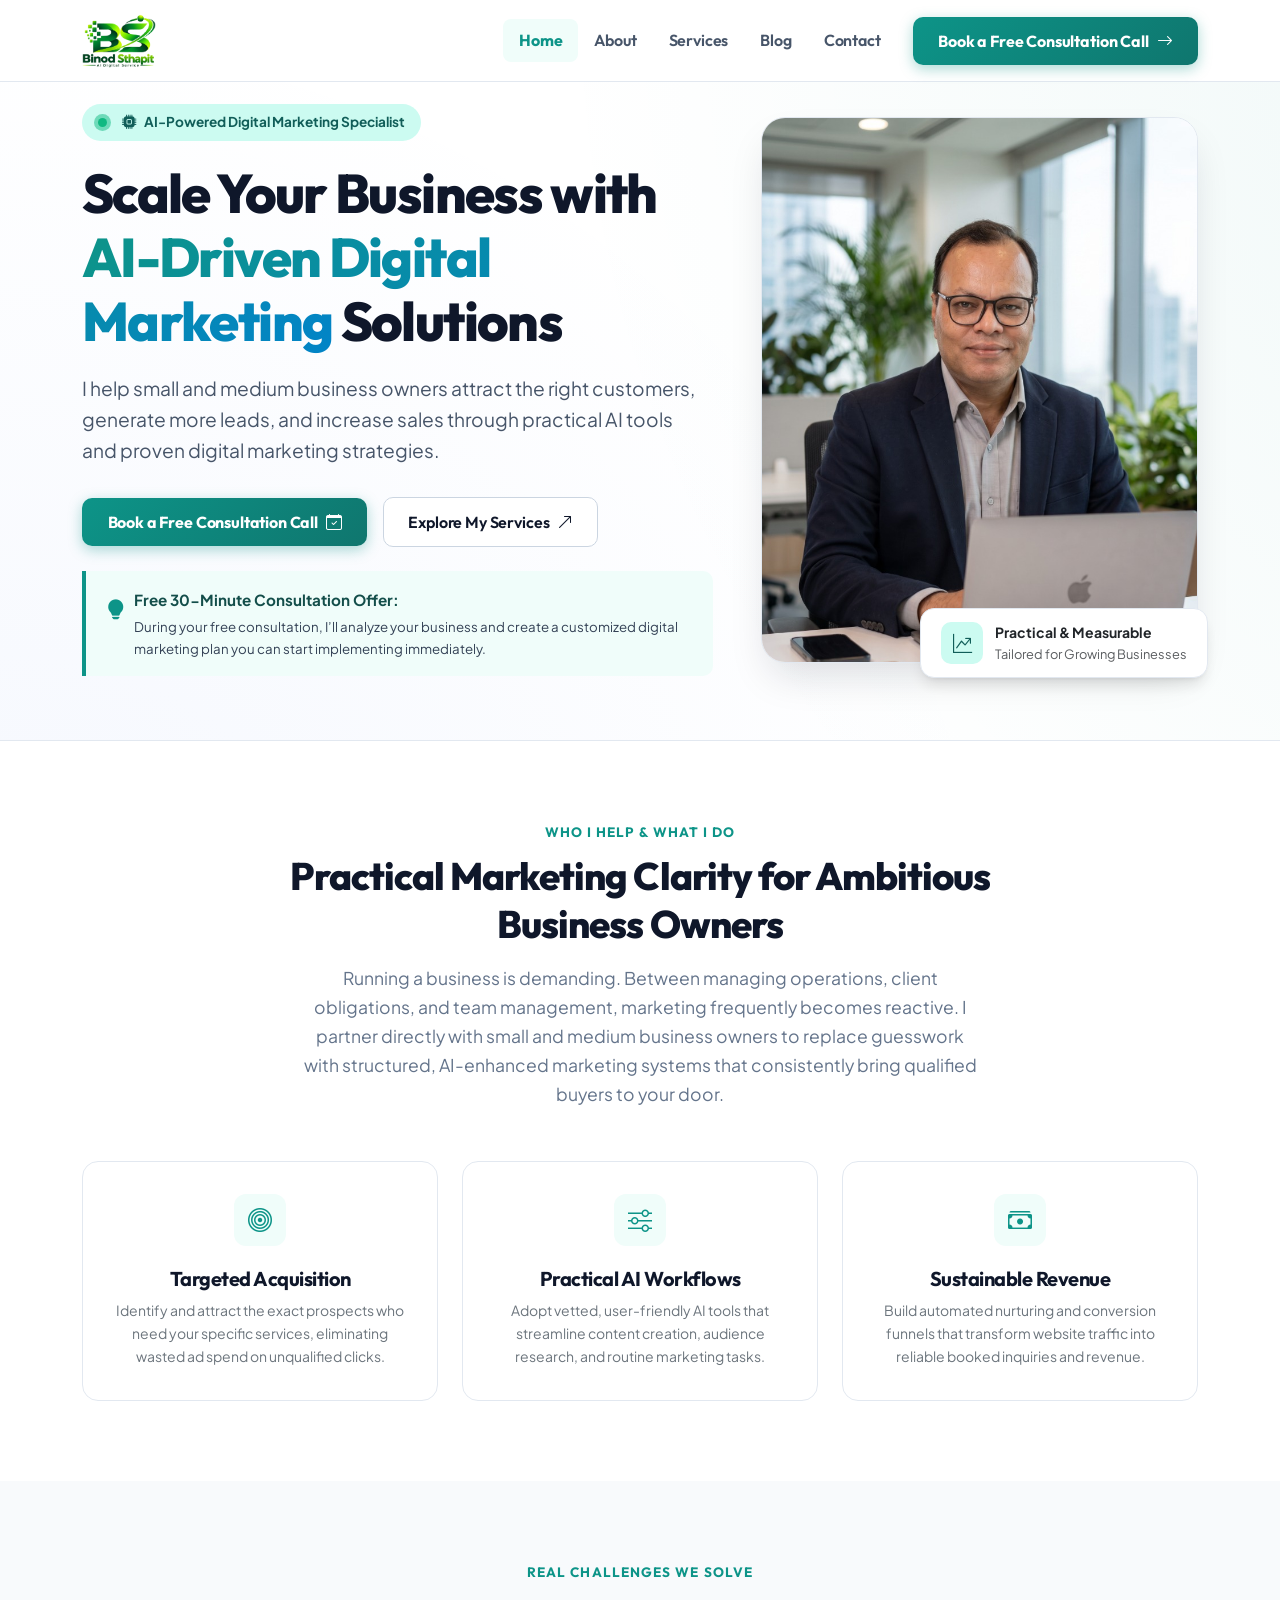
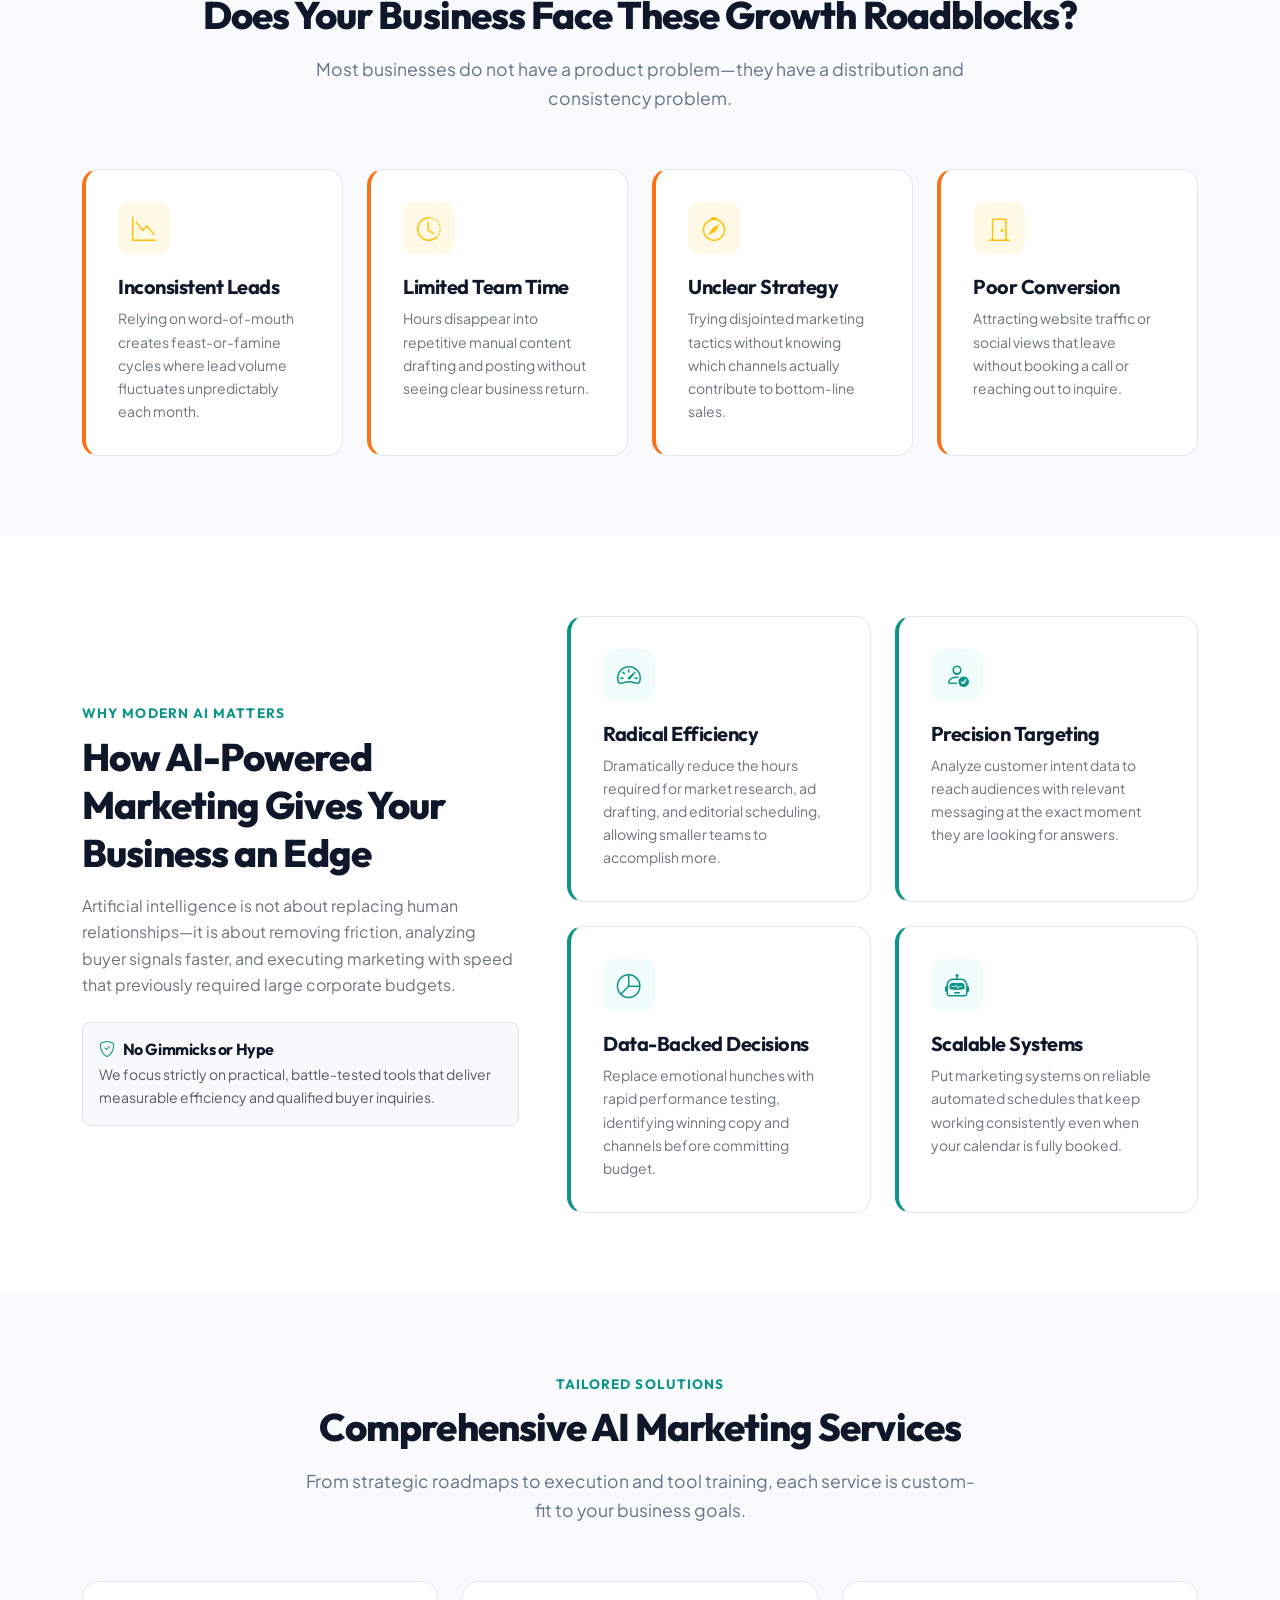
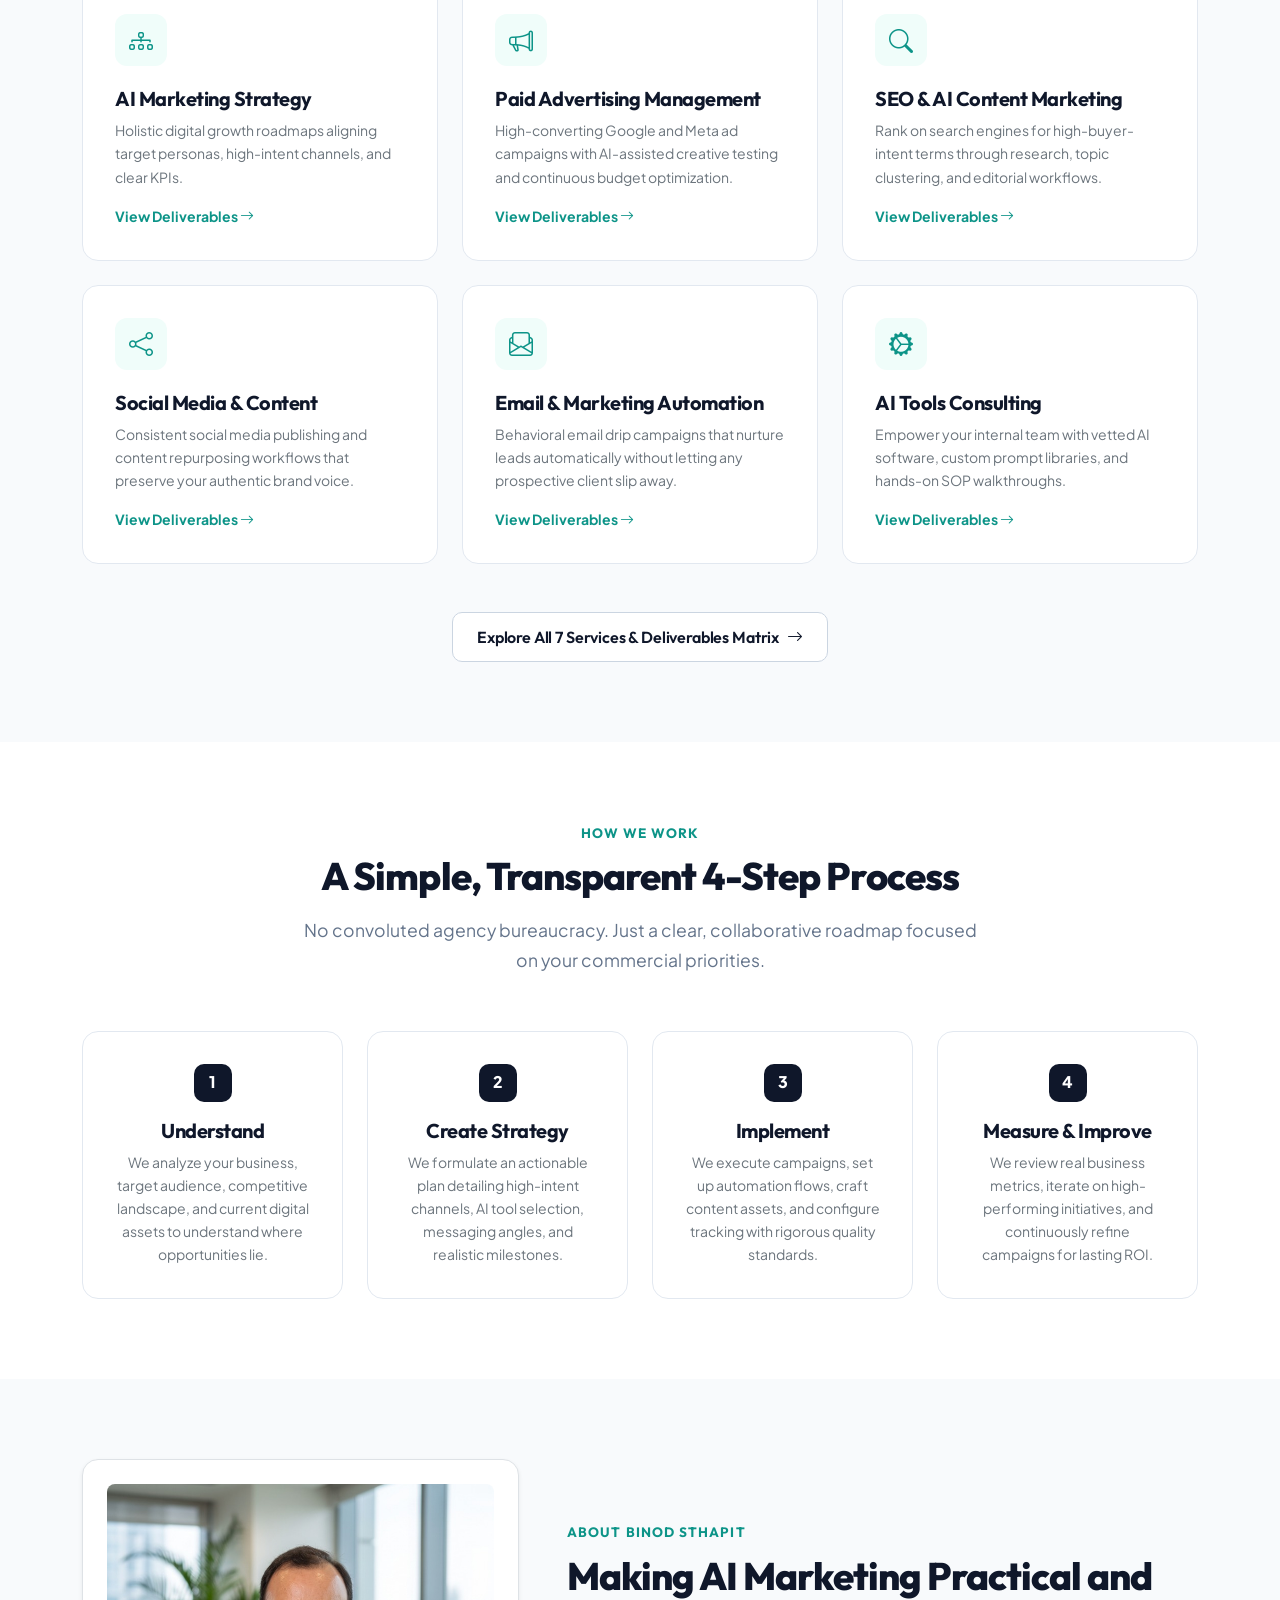
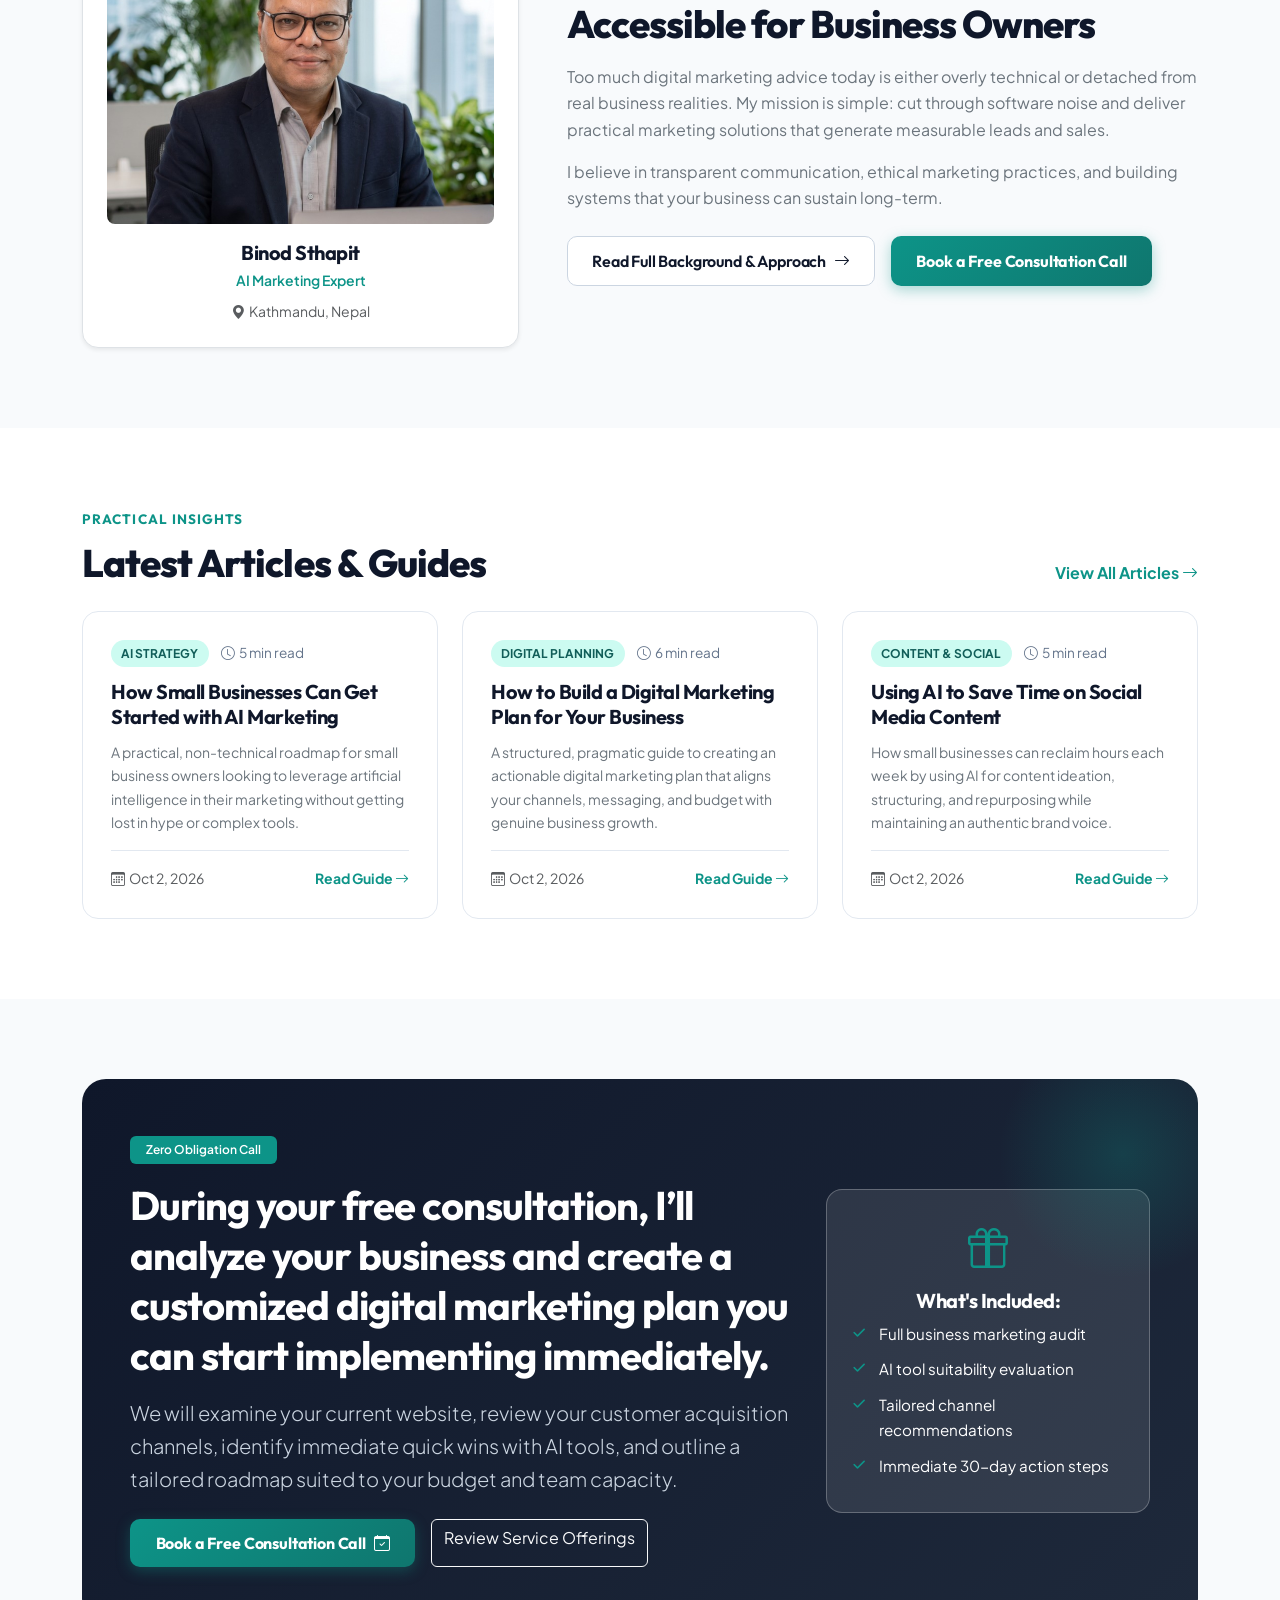
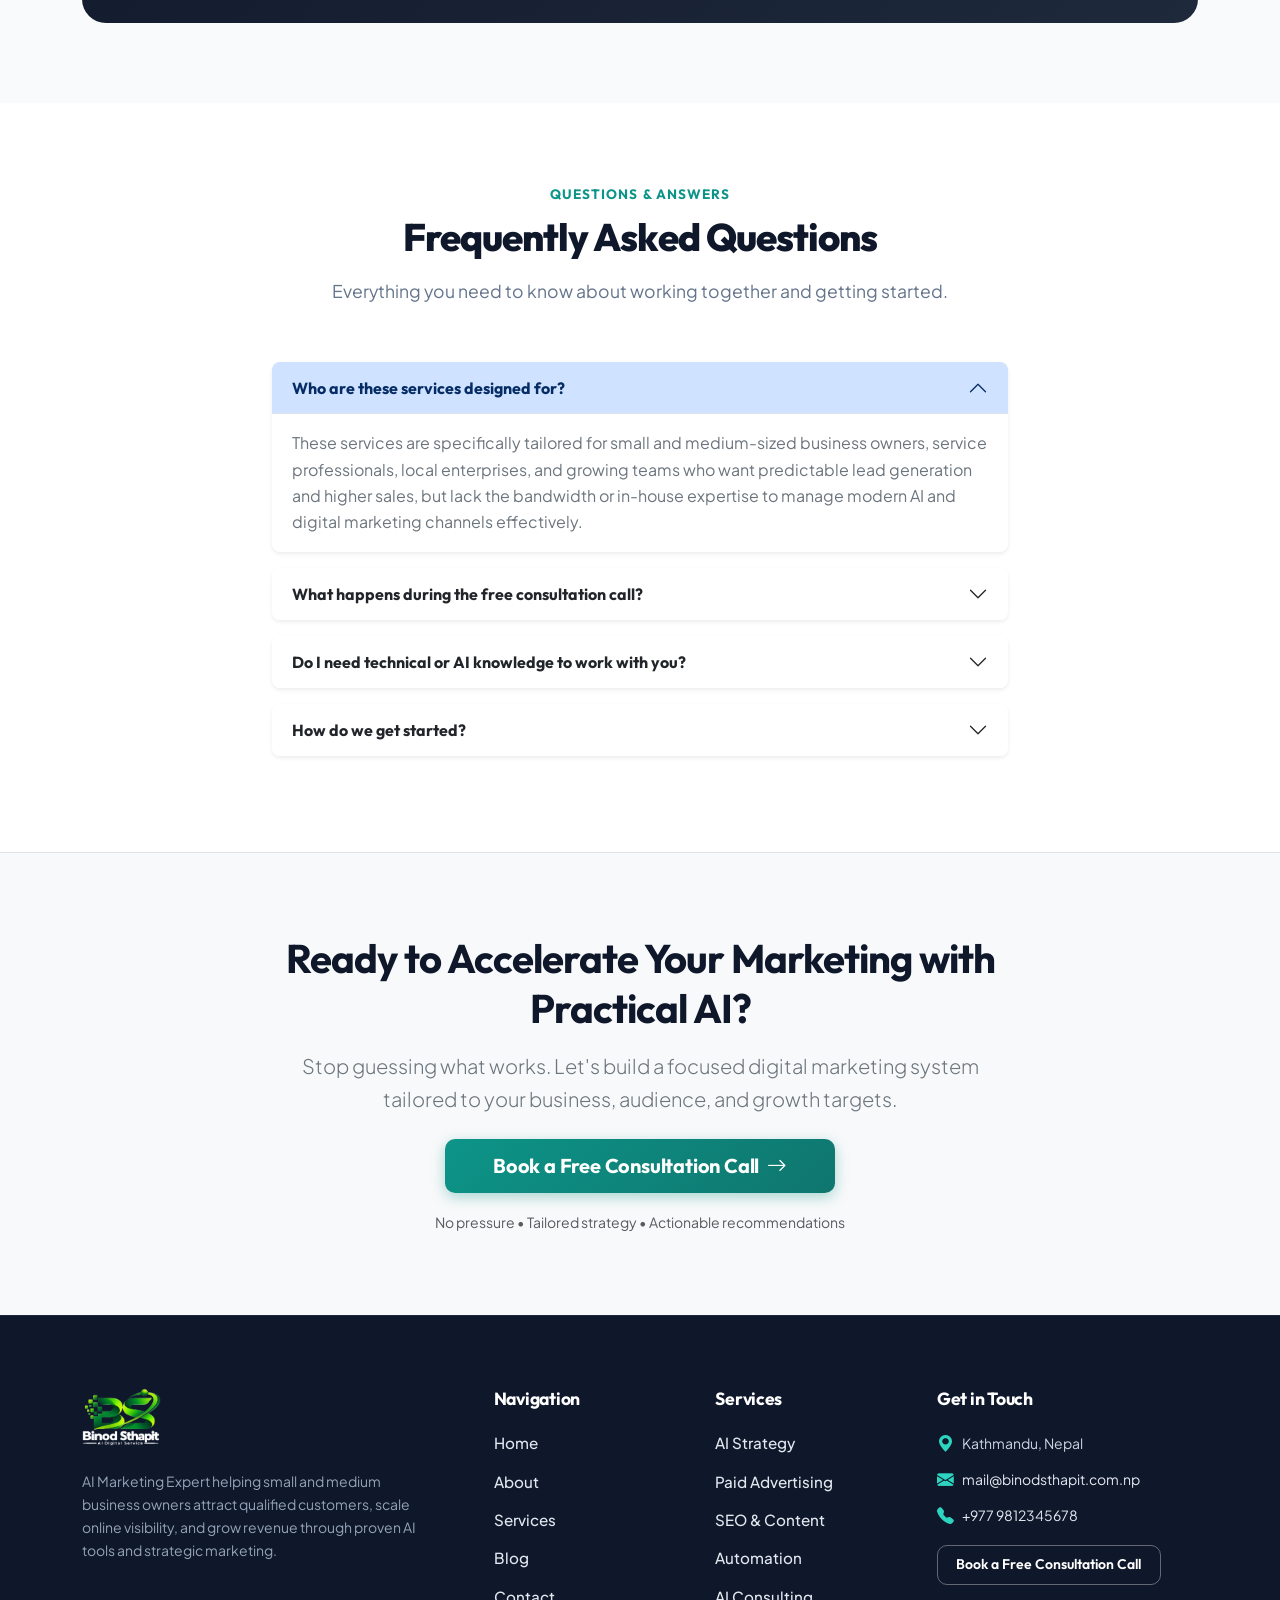
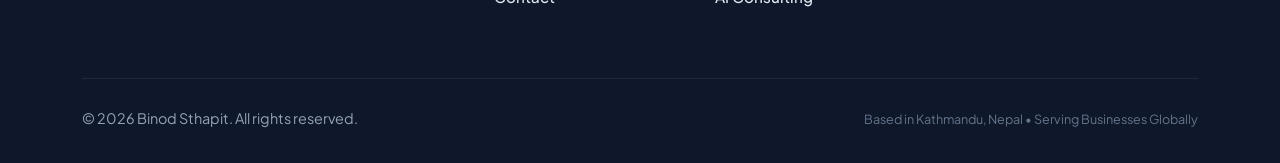
<file: index.html>
<!DOCTYPE html>
<html lang="en">
<head>
  <meta charset="UTF-8">
  <meta name="viewport" content="width=device-width, initial-scale=1.0">
  <title>Binod Sthapit | AI Marketing Expert for Small & Medium Businesses</title>
  <meta name="description" content="Scale your business with AI-driven digital marketing solutions. Binod Sthapit helps small and medium business owners attract customers, generate qualified leads, and increase sales.">
  <meta name="keywords" content="AI marketing, digital marketing expert, Kathmandu Nepal, SME lead generation, marketing automation, business growth">
  <meta name="author" content="Binod Sthapit">
  <link rel="canonical" href="https://binodsthapit.com.np/index.html">

  <!-- Open Graph / Facebook -->
  <meta property="og:type" content="website">
  <meta property="og:url" content="https://binodsthapit.com.np/">
  <meta property="og:title" content="Binod Sthapit | AI Marketing Expert">
  <meta property="og:description" content="Scale your business with practical AI tools and proven digital marketing strategies. Book your free consultation.">
  <meta property="og:image" content="assets/images/og-image.svg">

  <!-- Twitter Card -->
  <meta name="twitter:card" content="summary_large_image">
  <meta name="twitter:title" content="Binod Sthapit | AI Marketing Expert">
  <meta name="twitter:description" content="Scale your business with practical AI tools and proven digital marketing strategies. Book your free consultation.">
  <meta name="twitter:image" content="assets/images/og-image.svg">

  <!-- Favicon -->
  <link rel="icon" type="image/svg+xml" href="assets/images/favicon.svg">

  <!-- Google Fonts: Outfit & Plus Jakarta Sans -->
  <link rel="preconnect" href="https://fonts.googleapis.com">
  <link rel="preconnect" href="https://fonts.gstatic.com" crossorigin>
  <link href="https://fonts.googleapis.com/css2?family=Outfit:wght@500;600;700;800;900&family=Plus+Jakarta+Sans:ital,wght@0,400;0,500;0,600;0,700;0,800;1,400&display=swap" rel="stylesheet">

  <!-- Bootstrap 5.3 CSS -->
  <link rel="stylesheet" href="https://cdn.jsdelivr.net/npm/bootstrap@5.3.3/dist/css/bootstrap.min.css">
  <!-- Bootstrap Icons -->
  <link rel="stylesheet" href="https://cdn.jsdelivr.net/npm/bootstrap-icons@1.11.3/font/bootstrap-icons.min.css">
  <!-- Animate.css -->
  <link rel="stylesheet" href="https://cdnjs.cloudflare.com/ajax/libs/animate.css/4.1.1/animate.min.css">
  <link rel="stylesheet" href="assets/css/animate.min.css">
  <!-- Custom Stylesheet -->
  <link rel="stylesheet" href="assets/css/style.css">

  <!-- Structured Data: Schema.org -->
  <script type="application/ld+json">
  {
    "@context": "https://schema.org",
    "@type": "ProfessionalService",
    "name": "Binod Sthapit",
    "description": "AI Marketing Expert helping small and medium business owners grow online, generate qualified leads, and increase sales.",
    "url": "https://binodsthapit.com.np/",
    "email": "mail@binodsthapit.com.np",
    "telephone": "+977 9812345678",
    "address": {
      "@type": "PostalAddress",
      "addressLocality": "Kathmandu",
      "addressCountry": "Nepal"
    },
    "priceRange": "$$",
    "areaServed": "Worldwide"
  }
  </script>
</head>
<body>

  <!-- Accessible Skip Link -->
  <a href="#main-content" class="skip-to-content">Skip to main content</a>

  <!-- Header / Navigation Bar -->
  <header>
    <nav class="navbar navbar-expand-lg navbar-custom fixed-top" aria-label="Main navigation">
      <div class="container">
        <a class="navbar-brand navbar-brand-custom" href="index.html" aria-label="Binod Sthapit - AI Digital Service Home">
          <img src="assets/images/logo.png" alt="Binod Sthapit - AI Digital Service" class="site-logo">
        </a>
        <button class="navbar-toggler" type="button" data-bs-toggle="collapse" data-bs-target="#mainNavbarNav" aria-controls="mainNavbarNav" aria-expanded="false" aria-label="Toggle navigation">
          <span class="navbar-toggler-icon"></span>
        </button>
        <div class="collapse navbar-collapse" id="mainNavbarNav">
          <ul class="navbar-nav ms-auto mb-2 mb-lg-0 align-items-lg-center">
            <li class="nav-item">
              <a class="nav-link active" aria-current="page" href="index.html">Home</a>
            </li>
            <li class="nav-item">
              <a class="nav-link" href="about.html">About</a>
            </li>
            <li class="nav-item">
              <a class="nav-link" href="services.html">Services</a>
            </li>
            <li class="nav-item">
              <a class="nav-link" href="blog.html">Blog</a>
            </li>
            <li class="nav-item">
              <a class="nav-link" href="contact.html">Contact</a>
            </li>
            <li class="nav-item ms-lg-3 mt-2 mt-lg-0">
              <a href="https://calendar.app.google/n4R95r7LdRjVfTHD9" target="_blank" rel="noopener noreferrer" class="btn btn-primary-cta booking-cta-btn">
                <span>Book a Free Consultation Call</span>
                <i class="bi bi-arrow-right"></i>
              </a>
            </li>
          </ul>
        </div>
      </div>
    </nav>
  </header>

  <!-- Main Content -->
  <main id="main-content">

    <!-- 1. HERO SECTION -->
    <section class="hero-section" aria-labelledby="hero-heading">
      <div class="container pt-4">
        <div class="row align-items-center g-5">
          <div class="col-lg-7 wow fadeInLeft" data-wow-duration="0.8s">
            <div class="badge-tag">
              <i class="bi bi-cpu-fill"></i>
              <span>AI-Powered Digital Marketing Specialist</span>
            </div>
            <h1 id="hero-heading" class="hero-headline">
              Scale Your Business with <span class="text-gradient">AI-Driven Digital Marketing</span> Solutions
            </h1>
            <p class="hero-lead">
              I help small and medium business owners attract the right customers, generate more leads, and increase sales through practical AI tools and proven digital marketing strategies.
            </p>
            <div class="d-flex flex-wrap gap-3 align-items-center mb-4">
              <a href="https://calendar.app.google/n4R95r7LdRjVfTHD9" target="_blank" rel="noopener noreferrer" class="btn btn-primary-cta booking-cta-btn">
                <span>Book a Free Consultation Call</span>
                <i class="bi bi-calendar-check"></i>
              </a>
              <a href="services.html" class="btn btn-secondary-custom">
                <span>Explore My Services</span>
                <i class="bi bi-arrow-up-right"></i>
              </a>
            </div>
            <div class="offer-callout">
              <div class="d-flex align-items-start gap-2">
                <i class="bi bi-lightbulb-fill text-teal fs-5 mt-1"></i>
                <div>
                  <strong>Free 30-Minute Consultation Offer:</strong>
                  <p class="mb-0 mt-1 small">During your free consultation, I’ll analyze your business and create a customized digital marketing plan you can start implementing immediately.</p>
                </div>
              </div>
            </div>
          </div>
          <div class="col-lg-5 wow fadeInRight" data-wow-duration="0.8s">
            <div class="headshot-wrapper">
              <div class="headshot-frame">
                <img src="assets/images/headshot.jpg" alt="Binod Sthapit - AI Marketing Expert" class="headshot-img" width="440" height="550">
              </div>
              <div class="experience-floating-pill">
                <div class="floating-pill-icon">
                  <i class="bi bi-graph-up-arrow"></i>
                </div>
                <div>
                  <div class="fw-bold text-dark small">Practical & Measurable</div>
                  <div class="text-muted" style="font-size: 0.8rem;">Tailored for Growing Businesses</div>
                </div>
              </div>
            </div>
          </div>
        </div>
      </div>
    </section>

    <!-- 2. SHORT INTRODUCTION: WHO I HELP & WHAT I DO -->
    <section class="section-padding bg-white" aria-labelledby="intro-heading">
      <div class="container">
        <div class="row justify-content-center text-center">
          <div class="col-lg-9">
            <span class="section-subtitle">Who I Help & What I Do</span>
            <h2 id="intro-heading" class="section-title">
              Practical Marketing Clarity for Ambitious Business Owners
            </h2>
            <p class="section-desc mx-auto">
              Running a business is demanding. Between managing operations, client obligations, and team management, marketing frequently becomes reactive. I partner directly with small and medium business owners to replace guesswork with structured, AI-enhanced marketing systems that consistently bring qualified buyers to your door.
            </p>
          </div>
        </div>
        <div class="row g-4 mt-2">
          <div class="col-md-4 wow fadeInUp" data-wow-delay="0.1s">
            <div class="custom-card text-center">
              <div class="card-icon-box mx-auto">
                <i class="bi bi-bullseye"></i>
              </div>
              <h3 class="h5 fw-bold mb-2">Targeted Acquisition</h3>
              <p class="text-secondary small mb-0">Identify and attract the exact prospects who need your specific services, eliminating wasted ad spend on unqualified clicks.</p>
            </div>
          </div>
          <div class="col-md-4 wow fadeInUp" data-wow-delay="0.2s">
            <div class="custom-card text-center">
              <div class="card-icon-box mx-auto">
                <i class="bi bi-sliders"></i>
              </div>
              <h3 class="h5 fw-bold mb-2">Practical AI Workflows</h3>
              <p class="text-secondary small mb-0">Adopt vetted, user-friendly AI tools that streamline content creation, audience research, and routine marketing tasks.</p>
            </div>
          </div>
          <div class="col-md-4 wow fadeInUp" data-wow-delay="0.3s">
            <div class="custom-card text-center">
              <div class="card-icon-box mx-auto">
                <i class="bi bi-cash-stack"></i>
              </div>
              <h3 class="h5 fw-bold mb-2">Sustainable Revenue</h3>
              <p class="text-secondary small mb-0">Build automated nurturing and conversion funnels that transform website traffic into reliable booked inquiries and revenue.</p>
            </div>
          </div>
        </div>
      </div>
    </section>

    <!-- 3. COMMON BUSINESS CHALLENGES -->
    <section class="section-padding" aria-labelledby="challenges-heading">
      <div class="container">
        <div class="section-header text-center">
          <span class="section-subtitle">Real Challenges We Solve</span>
          <h2 id="challenges-heading" class="section-title">Does Your Business Face These Growth Roadblocks?</h2>
          <p class="section-desc mx-auto">
            Most businesses do not have a product problem—they have a distribution and consistency problem.
          </p>
        </div>
        <div class="row g-4">
          <div class="col-md-6 col-lg-3 wow fadeInUp" data-wow-delay="0.1s">
            <div class="custom-card challenge-card">
              <div class="card-icon-box text-warning bg-warning bg-opacity-10">
                <i class="bi bi-graph-down"></i>
              </div>
              <h3 class="h5 fw-bold mb-2">Inconsistent Leads</h3>
              <p class="text-secondary small mb-0">Relying on word-of-mouth creates feast-or-famine cycles where lead volume fluctuates unpredictably each month.</p>
            </div>
          </div>
          <div class="col-md-6 col-lg-3 wow fadeInUp" data-wow-delay="0.2s">
            <div class="custom-card challenge-card">
              <div class="card-icon-box text-warning bg-warning bg-opacity-10">
                <i class="bi bi-clock-history"></i>
              </div>
              <h3 class="h5 fw-bold mb-2">Limited Team Time</h3>
              <p class="text-secondary small mb-0">Hours disappear into repetitive manual content drafting and posting without seeing clear business return.</p>
            </div>
          </div>
          <div class="col-md-6 col-lg-3 wow fadeInUp" data-wow-delay="0.3s">
            <div class="custom-card challenge-card">
              <div class="card-icon-box text-warning bg-warning bg-opacity-10">
                <i class="bi bi-compass"></i>
              </div>
              <h3 class="h5 fw-bold mb-2">Unclear Strategy</h3>
              <p class="text-secondary small mb-0">Trying disjointed marketing tactics without knowing which channels actually contribute to bottom-line sales.</p>
            </div>
          </div>
          <div class="col-md-6 col-lg-3 wow fadeInUp" data-wow-delay="0.4s">
            <div class="custom-card challenge-card">
              <div class="card-icon-box text-warning bg-warning bg-opacity-10">
                <i class="bi bi-door-closed"></i>
              </div>
              <h3 class="h5 fw-bold mb-2">Poor Conversion</h3>
              <p class="text-secondary small mb-0">Attracting website traffic or social views that leave without booking a call or reaching out to inquire.</p>
            </div>
          </div>
        </div>
      </div>
    </section>

    <!-- 4. BENEFITS OF AI-POWERED MARKETING -->
    <section class="section-padding bg-white" aria-labelledby="benefits-heading">
      <div class="container">
        <div class="row align-items-center g-5">
          <div class="col-lg-5 wow fadeInLeft" data-wow-duration="0.8s">
            <span class="section-subtitle">Why Modern AI Matters</span>
            <h2 id="benefits-heading" class="section-title">
              How AI-Powered Marketing Gives Your Business an Edge
            </h2>
            <p class="text-secondary mb-4">
              Artificial intelligence is not about replacing human relationships—it is about removing friction, analyzing buyer signals faster, and executing marketing with speed that previously required large corporate budgets.
            </p>
            <div class="p-3 bg-light rounded-3 border">
              <h4 class="h6 fw-bold mb-1"><i class="bi bi-shield-check text-teal me-2"></i>No Gimmicks or Hype</h4>
              <p class="small text-muted mb-0">We focus strictly on practical, battle-tested tools that deliver measurable efficiency and qualified buyer inquiries.</p>
            </div>
          </div>
          <div class="col-lg-7">
            <div class="row g-4">
              <div class="col-md-6 wow fadeInUp" data-wow-delay="0.1s">
                <div class="custom-card benefit-card">
                  <div class="card-icon-box">
                    <i class="bi bi-speedometer2"></i>
                  </div>
                  <h3 class="h5 fw-bold mb-2">Radical Efficiency</h3>
                  <p class="text-secondary small mb-0">Dramatically reduce the hours required for market research, ad drafting, and editorial scheduling, allowing smaller teams to accomplish more.</p>
                </div>
              </div>
              <div class="col-md-6 wow fadeInUp" data-wow-delay="0.2s">
                <div class="custom-card benefit-card">
                  <div class="card-icon-box">
                    <i class="bi bi-person-check"></i>
                  </div>
                  <h3 class="h5 fw-bold mb-2">Precision Targeting</h3>
                  <p class="text-secondary small mb-0">Analyze customer intent data to reach audiences with relevant messaging at the exact moment they are looking for answers.</p>
                </div>
              </div>
              <div class="col-md-6 wow fadeInUp" data-wow-delay="0.3s">
                <div class="custom-card benefit-card">
                  <div class="card-icon-box">
                    <i class="bi bi-pie-chart"></i>
                  </div>
                  <h3 class="h5 fw-bold mb-2">Data-Backed Decisions</h3>
                  <p class="text-secondary small mb-0">Replace emotional hunches with rapid performance testing, identifying winning copy and channels before committing budget.</p>
                </div>
              </div>
              <div class="col-md-6 wow fadeInUp" data-wow-delay="0.4s">
                <div class="custom-card benefit-card">
                  <div class="card-icon-box">
                    <i class="bi bi-robot"></i>
                  </div>
                  <h3 class="h5 fw-bold mb-2">Scalable Systems</h3>
                  <p class="text-secondary small mb-0">Put marketing systems on reliable automated schedules that keep working consistently even when your calendar is fully booked.</p>
                </div>
              </div>
            </div>
          </div>
        </div>
      </div>
    </section>

    <!-- 5. SERVICES PREVIEW -->
    <section class="section-padding" aria-labelledby="services-preview-heading">
      <div class="container">
        <div class="section-header text-center">
          <span class="section-subtitle">Tailored Solutions</span>
          <h2 id="services-preview-heading" class="section-title">Comprehensive AI Marketing Services</h2>
          <p class="section-desc mx-auto">
            From strategic roadmaps to execution and tool training, each service is custom-fit to your business goals.
          </p>
        </div>
        <div class="row g-4">
          <div class="col-md-6 col-lg-4 wow fadeInUp" data-wow-delay="0.1s">
            <div class="custom-card">
              <div class="card-icon-box">
                <i class="bi bi-diagram-3"></i>
              </div>
              <h3 class="h5 fw-bold mb-2">AI Marketing Strategy</h3>
              <p class="text-secondary small mb-3 flex-grow-1">Holistic digital growth roadmaps aligning target personas, high-intent channels, and clear KPIs.</p>
              <a href="services.html#ai-marketing-strategy" class="fw-bold small text-teal">View Deliverables <i class="bi bi-arrow-right"></i></a>
            </div>
          </div>
          <div class="col-md-6 col-lg-4 wow fadeInUp" data-wow-delay="0.2s">
            <div class="custom-card">
              <div class="card-icon-box">
                <i class="bi bi-megaphone"></i>
              </div>
              <h3 class="h5 fw-bold mb-2">Paid Advertising Management</h3>
              <p class="text-secondary small mb-3 flex-grow-1">High-converting Google and Meta ad campaigns with AI-assisted creative testing and continuous budget optimization.</p>
              <a href="services.html#paid-ads-management" class="fw-bold small text-teal">View Deliverables <i class="bi bi-arrow-right"></i></a>
            </div>
          </div>
          <div class="col-md-6 col-lg-4 wow fadeInUp" data-wow-delay="0.3s">
            <div class="custom-card">
              <div class="card-icon-box">
                <i class="bi bi-search"></i>
              </div>
              <h3 class="h5 fw-bold mb-2">SEO & AI Content Marketing</h3>
              <p class="text-secondary small mb-3 flex-grow-1">Rank on search engines for high-buyer-intent terms through research, topic clustering, and editorial workflows.</p>
              <a href="services.html#seo-ai-content" class="fw-bold small text-teal">View Deliverables <i class="bi bi-arrow-right"></i></a>
            </div>
          </div>
          <div class="col-md-6 col-lg-4 wow fadeInUp" data-wow-delay="0.1s">
            <div class="custom-card">
              <div class="card-icon-box">
                <i class="bi bi-share"></i>
              </div>
              <h3 class="h5 fw-bold mb-2">Social Media & Content</h3>
              <p class="text-secondary small mb-3 flex-grow-1">Consistent social media publishing and content repurposing workflows that preserve your authentic brand voice.</p>
              <a href="services.html#social-media-content" class="fw-bold small text-teal">View Deliverables <i class="bi bi-arrow-right"></i></a>
            </div>
          </div>
          <div class="col-md-6 col-lg-4 wow fadeInUp" data-wow-delay="0.2s">
            <div class="custom-card">
              <div class="card-icon-box">
                <i class="bi bi-envelope-paper"></i>
              </div>
              <h3 class="h5 fw-bold mb-2">Email & Marketing Automation</h3>
              <p class="text-secondary small mb-3 flex-grow-1">Behavioral email drip campaigns that nurture leads automatically without letting any prospective client slip away.</p>
              <a href="services.html#email-marketing-automation" class="fw-bold small text-teal">View Deliverables <i class="bi bi-arrow-right"></i></a>
            </div>
          </div>
          <div class="col-md-6 col-lg-4 wow fadeInUp" data-wow-delay="0.3s">
            <div class="custom-card">
              <div class="card-icon-box">
                <i class="bi bi-gear-wide-connected"></i>
              </div>
              <h3 class="h5 fw-bold mb-2">AI Tools Consulting</h3>
              <p class="text-secondary small mb-3 flex-grow-1">Empower your internal team with vetted AI software, custom prompt libraries, and hands-on SOP walkthroughs.</p>
              <a href="services.html#ai-tools-consulting" class="fw-bold small text-teal">View Deliverables <i class="bi bi-arrow-right"></i></a>
            </div>
          </div>
        </div>
        <div class="text-center mt-5">
          <a href="services.html" class="btn btn-secondary-custom">
            <span>Explore All 7 Services & Deliverables Matrix</span>
            <i class="bi bi-arrow-right"></i>
          </a>
        </div>
      </div>
    </section>

    <!-- 6. FOUR-STEP PROCESS -->
    <section class="section-padding bg-white" aria-labelledby="process-heading">
      <div class="container">
        <div class="section-header text-center">
          <span class="section-subtitle">How We Work</span>
          <h2 id="process-heading" class="section-title">A Simple, Transparent 4-Step Process</h2>
          <p class="section-desc mx-auto">
            No convoluted agency bureaucracy. Just a clear, collaborative roadmap focused on your commercial priorities.
          </p>
        </div>
        <div class="row g-4">
          <div class="col-md-6 col-lg-3 wow fadeInUp" data-wow-delay="0.1s">
            <div class="custom-card text-center">
              <div class="process-step-num mx-auto">1</div>
              <h3 class="h5 fw-bold mb-2">Understand</h3>
              <p class="text-secondary small mb-0">We analyze your business, target audience, competitive landscape, and current digital assets to understand where opportunities lie.</p>
            </div>
          </div>
          <div class="col-md-6 col-lg-3 wow fadeInUp" data-wow-delay="0.2s">
            <div class="custom-card text-center">
              <div class="process-step-num mx-auto">2</div>
              <h3 class="h5 fw-bold mb-2">Create Strategy</h3>
              <p class="text-secondary small mb-0">We formulate an actionable plan detailing high-intent channels, AI tool selection, messaging angles, and realistic milestones.</p>
            </div>
          </div>
          <div class="col-md-6 col-lg-3 wow fadeInUp" data-wow-delay="0.3s">
            <div class="custom-card text-center">
              <div class="process-step-num mx-auto">3</div>
              <h3 class="h5 fw-bold mb-2">Implement</h3>
              <p class="text-secondary small mb-0">We execute campaigns, set up automation flows, craft content assets, and configure tracking with rigorous quality standards.</p>
            </div>
          </div>
          <div class="col-md-6 col-lg-3 wow fadeInUp" data-wow-delay="0.4s">
            <div class="custom-card text-center">
              <div class="process-step-num mx-auto">4</div>
              <h3 class="h5 fw-bold mb-2">Measure & Improve</h3>
              <p class="text-secondary small mb-0">We review real business metrics, iterate on high-performing initiatives, and continuously refine campaigns for lasting ROI.</p>
            </div>
          </div>
        </div>
      </div>
    </section>

    <!-- 7. ABOUT PREVIEW SECTION -->
    <section class="section-padding" aria-labelledby="about-preview-heading">
      <div class="container">
        <div class="row align-items-center g-5">
          <div class="col-lg-5 wow fadeInLeft" data-wow-duration="0.8s">
            <div class="p-4 bg-white rounded-4 border shadow-sm text-center">
              <img src="assets/images/headshot.jpg" alt="Binod Sthapit" class="img-fluid rounded-3 mb-3" style="max-height: 340px; width: 100%; object-fit: cover; object-position: center 20%;">
              <h3 class="h5 fw-bold mb-1">Binod Sthapit</h3>
              <p class="text-teal fw-semibold small mb-2">AI Marketing Expert</p>
              <p class="text-muted small mb-0"><i class="bi bi-geo-alt-fill me-1"></i>Kathmandu, Nepal</p>
            </div>
          </div>
          <div class="col-lg-7 wow fadeInRight" data-wow-duration="0.8s">
            <span class="section-subtitle">About Binod Sthapit</span>
            <h2 id="about-preview-heading" class="section-title">
              Making AI Marketing Practical and Accessible for Business Owners
            </h2>
            <p class="text-secondary mb-3">
              Too much digital marketing advice today is either overly technical or detached from real business realities. My mission is simple: cut through software noise and deliver practical marketing solutions that generate measurable leads and sales.
            </p>
            <p class="text-secondary mb-4">
              I believe in transparent communication, ethical marketing practices, and building systems that your business can sustain long-term.
            </p>
            <div class="d-flex flex-wrap gap-3">
              <a href="about.html" class="btn btn-secondary-custom">
                <span>Read Full Background & Approach</span>
                <i class="bi bi-arrow-right"></i>
              </a>
              <a href="https://calendar.app.google/n4R95r7LdRjVfTHD9" target="_blank" rel="noopener noreferrer" class="btn btn-primary-cta booking-cta-btn">
                <span>Book a Free Consultation Call</span>
              </a>
            </div>
          </div>
        </div>
      </div>
    </section>

    <!-- 8. BLOG PREVIEW SECTION -->
    <section class="section-padding bg-white" aria-labelledby="blog-preview-heading">
      <div class="container">
        <div class="d-flex flex-wrap justify-content-between align-items-end mb-4">
          <div>
            <span class="section-subtitle">Practical Insights</span>
            <h2 id="blog-preview-heading" class="section-title mb-0">Latest Articles & Guides</h2>
          </div>
          <div class="mt-3 mt-md-0">
            <a href="blog.html" class="fw-bold text-teal">View All Articles <i class="bi bi-arrow-right"></i></a>
          </div>
        </div>
        <div class="row g-4">
          <!-- Article 1 -->
          <div class="col-md-6 col-lg-4 wow fadeInUp" data-wow-delay="0.1s">
            <article class="article-card h-100">
              <div class="article-card-body">
                <div class="article-meta">
                  <span class="article-category-badge">AI Strategy</span>
                  <span><i class="bi bi-clock me-1"></i>5 min read</span>
                </div>
                <h3 class="article-card-title">
                  <a href="article-small-business-ai.html">How Small Businesses Can Get Started with AI Marketing</a>
                </h3>
                <p class="text-secondary small mb-3 flex-grow-1">
                  A practical, non-technical roadmap for small business owners looking to leverage artificial intelligence in their marketing without getting lost in hype or complex tools.
                </p>
                <div class="article-card-footer">
                  <span class="text-muted small"><i class="bi bi-calendar3 me-1"></i>Oct 2, 2026</span>
                  <a href="article-small-business-ai.html" class="fw-bold small text-teal">Read Guide <i class="bi bi-arrow-right"></i></a>
                </div>
              </div>
            </article>
          </div>
          <!-- Article 2 -->
          <div class="col-md-6 col-lg-4 wow fadeInUp" data-wow-delay="0.2s">
            <article class="article-card h-100">
              <div class="article-card-body">
                <div class="article-meta">
                  <span class="article-category-badge">Digital Planning</span>
                  <span><i class="bi bi-clock me-1"></i>6 min read</span>
                </div>
                <h3 class="article-card-title">
                  <a href="article-digital-marketing-plan.html">How to Build a Digital Marketing Plan for Your Business</a>
                </h3>
                <p class="text-secondary small mb-3 flex-grow-1">
                  A structured, pragmatic guide to creating an actionable digital marketing plan that aligns your channels, messaging, and budget with genuine business growth.
                </p>
                <div class="article-card-footer">
                  <span class="text-muted small"><i class="bi bi-calendar3 me-1"></i>Oct 2, 2026</span>
                  <a href="article-digital-marketing-plan.html" class="fw-bold small text-teal">Read Guide <i class="bi bi-arrow-right"></i></a>
                </div>
              </div>
            </article>
          </div>
          <!-- Article 3 -->
          <div class="col-md-6 col-lg-4 wow fadeInUp" data-wow-delay="0.3s">
            <article class="article-card h-100">
              <div class="article-card-body">
                <div class="article-meta">
                  <span class="article-category-badge">Content & Social</span>
                  <span><i class="bi bi-clock me-1"></i>5 min read</span>
                </div>
                <h3 class="article-card-title">
                  <a href="article-ai-social-media.html">Using AI to Save Time on Social Media Content</a>
                </h3>
                <p class="text-secondary small mb-3 flex-grow-1">
                  How small businesses can reclaim hours each week by using AI for content ideation, structuring, and repurposing while maintaining an authentic brand voice.
                </p>
                <div class="article-card-footer">
                  <span class="text-muted small"><i class="bi bi-calendar3 me-1"></i>Oct 2, 2026</span>
                  <a href="article-ai-social-media.html" class="fw-bold small text-teal">Read Guide <i class="bi bi-arrow-right"></i></a>
                </div>
              </div>
            </article>
          </div>
        </div>
      </div>
    </section>

    <!-- 9. CONSULTATION OFFER SECTION -->
    <section class="section-padding" aria-labelledby="consultation-section-heading">
      <div class="container">
        <div class="consultation-banner wow fadeInUp" data-wow-duration="0.8s">
          <div class="row align-items-center g-4">
            <div class="col-lg-8">
              <span class="badge bg-teal text-white mb-3 px-3 py-2 fw-semibold">Zero Obligation Call</span>
              <h2 id="consultation-section-heading" class="h1 fw-bold mb-3">
                During your free consultation, I’ll analyze your business and create a customized digital marketing plan you can start implementing immediately.
              </h2>
              <p class="lead mb-4">
                We will examine your current website, review your customer acquisition channels, identify immediate quick wins with AI tools, and outline a tailored roadmap suited to your budget and team capacity.
              </p>
              <div class="d-flex flex-wrap gap-3">
                <a href="https://calendar.app.google/n4R95r7LdRjVfTHD9" target="_blank" rel="noopener noreferrer" class="btn btn-primary-cta booking-cta-btn bg-white text-dark">
                  <span>Book a Free Consultation Call</span>
                  <i class="bi bi-calendar-check"></i>
                </a>
                <a href="services.html" class="btn btn-outline-light">
                  <span>Review Service Offerings</span>
                </a>
              </div>
            </div>
            <div class="col-lg-4 text-center">
              <div class="p-4 bg-white bg-opacity-10 rounded-4 border border-white border-opacity-25">
                <i class="bi bi-gift fs-1 text-teal mb-2 d-block"></i>
                <h3 class="h5 fw-bold text-white mb-2">What's Included:</h3>
                <ul class="deliverable-list text-start text-white-50 small mb-0">
                  <li class="text-white">Full business marketing audit</li>
                  <li class="text-white">AI tool suitability evaluation</li>
                  <li class="text-white">Tailored channel recommendations</li>
                  <li class="text-white">Immediate 30-day action steps</li>
                </ul>
              </div>
            </div>
          </div>
        </div>
      </div>
    </section>

    <!-- 10. FREQUENTLY ASKED QUESTIONS (FAQ) -->
    <section class="section-padding bg-white" aria-labelledby="faq-heading">
      <div class="container">
        <div class="section-header text-center">
          <span class="section-subtitle">Questions & Answers</span>
          <h2 id="faq-heading" class="section-title">Frequently Asked Questions</h2>
          <p class="section-desc mx-auto">
            Everything you need to know about working together and getting started.
          </p>
        </div>
        <div class="row justify-content-center">
          <div class="col-lg-8">
            <div class="accordion" id="faqAccordion">
              <!-- Item 1 -->
              <div class="accordion-item border-0 mb-3 rounded-3 shadow-sm overflow-hidden">
                <h3 class="accordion-header" id="headingOne">
                  <button class="accordion-button fw-bold py-3" type="button" data-bs-toggle="collapse" data-bs-target="#collapseOne" aria-expanded="true" aria-controls="collapseOne">
                    Who are these services designed for?
                  </button>
                </h3>
                <div id="collapseOne" class="accordion-collapse collapse show" aria-labelledby="headingOne" data-bs-parent="#faqAccordion">
                  <div class="accordion-body text-secondary">
                    These services are specifically tailored for small and medium-sized business owners, service professionals, local enterprises, and growing teams who want predictable lead generation and higher sales, but lack the bandwidth or in-house expertise to manage modern AI and digital marketing channels effectively.
                  </div>
                </div>
              </div>
              <!-- Item 2 -->
              <div class="accordion-item border-0 mb-3 rounded-3 shadow-sm overflow-hidden">
                <h3 class="accordion-header" id="headingTwo">
                  <button class="accordion-button collapsed fw-bold py-3" type="button" data-bs-toggle="collapse" data-bs-target="#collapseTwo" aria-expanded="false" aria-controls="collapseTwo">
                    What happens during the free consultation call?
                  </button>
                </h3>
                <div id="collapseTwo" class="accordion-collapse collapse" aria-labelledby="headingTwo" data-bs-parent="#faqAccordion">
                  <div class="accordion-body text-secondary">
                    During our 30-minute call, we review your current marketing bottlenecks, analyze your website and competitors, identify high-impact opportunities where practical AI tools can save time, and build a customized action plan that you can put into practice immediately.
                  </div>
                </div>
              </div>
              <!-- Item 3 -->
              <div class="accordion-item border-0 mb-3 rounded-3 shadow-sm overflow-hidden">
                <h3 class="accordion-header" id="headingThree">
                  <button class="accordion-button collapsed fw-bold py-3" type="button" data-bs-toggle="collapse" data-bs-target="#collapseThree" aria-expanded="false" aria-controls="collapseThree">
                    Do I need technical or AI knowledge to work with you?
                  </button>
                </h3>
                <div id="collapseThree" class="accordion-collapse collapse" aria-labelledby="headingThree" data-bs-parent="#faqAccordion">
                  <div class="accordion-body text-secondary">
                    Not at all. My role is to handle the technical complexities and translate modern AI capabilities into clear, plain-English solutions for your business. When we introduce tools to your team, I provide simple step-by-step SOPs and live walkthroughs so everyone feels confident.
                  </div>
                </div>
              </div>
              <!-- Item 4 -->
              <div class="accordion-item border-0 mb-3 rounded-3 shadow-sm overflow-hidden">
                <h3 class="accordion-header" id="headingFour">
                  <button class="accordion-button collapsed fw-bold py-3" type="button" data-bs-toggle="collapse" data-bs-target="#collapseFour" aria-expanded="false" aria-controls="collapseFour">
                    How do we get started?
                  </button>
                </h3>
                <div id="collapseFour" class="accordion-collapse collapse" aria-labelledby="headingFour" data-bs-parent="#faqAccordion">
                  <div class="accordion-body text-secondary">
                    Getting started is simple and risk-free. Click any "Book a Free Consultation Call" button on this site to schedule a time or submit an inquiry on the Contact page. We will connect, evaluate your business goals, and map out the right strategy together.
                  </div>
                </div>
              </div>
            </div>
          </div>
        </div>
      </div>
    </section>

    <!-- 11. FINAL PROMINENT BOOKING CTA -->
    <section class="section-padding bg-light text-center border-top" aria-labelledby="final-cta-heading">
      <div class="container">
        <div class="row justify-content-center">
          <div class="col-lg-8 wow fadeInUp" data-wow-duration="0.8s">
            <h2 id="final-cta-heading" class="h1 fw-bold mb-3 text-navy">
              Ready to Accelerate Your Marketing with Practical AI?
            </h2>
            <p class="lead text-secondary mb-4">
              Stop guessing what works. Let's build a focused digital marketing system tailored to your business, audience, and growth targets.
            </p>
            <a href="https://calendar.app.google/n4R95r7LdRjVfTHD9" target="_blank" rel="noopener noreferrer" class="btn btn-primary-cta btn-lg px-5 booking-cta-btn">
              <span>Book a Free Consultation Call</span>
              <i class="bi bi-arrow-right"></i>
            </a>
            <div class="mt-3">
              <small class="text-muted">No pressure • Tailored strategy • Actionable recommendations</small>
            </div>
          </div>
        </div>
      </div>
    </section>

  </main>

  <!-- Shared Footer -->
  <footer class="footer-custom" aria-label="Site footer">
    <div class="container">
      <div class="row g-4 justify-content-between">
        <div class="col-lg-4">
          <div class="mb-3">
            <a href="index.html" class="d-inline-block" aria-label="Binod Sthapit Home">
              <img src="assets/images/logo-footer.png" alt="Binod Sthapit - AI Digital Service" class="footer-logo">
            </a>
          </div>
          <p class="small text-muted mb-4">
            AI Marketing Expert helping small and medium business owners attract qualified customers, scale online visibility, and grow revenue through proven AI tools and strategic marketing.
          </p>
          <div class="social-profiles-container">
            <div id="footerSocialLinks" class="d-flex align-items-center">
              <!-- Rendered dynamically based on config.js: omitted if unavailable -->
            </div>
          </div>
        </div>
        <div class="col-6 col-md-3 col-lg-2">
          <h5>Navigation</h5>
          <ul class="footer-links">
            <li><a href="index.html">Home</a></li>
            <li><a href="about.html">About</a></li>
            <li><a href="services.html">Services</a></li>
            <li><a href="blog.html">Blog</a></li>
            <li><a href="contact.html">Contact</a></li>
          </ul>
        </div>
        <div class="col-6 col-md-3 col-lg-2">
          <h5>Services</h5>
          <ul class="footer-links">
            <li><a href="services.html#ai-marketing-strategy">AI Strategy</a></li>
            <li><a href="services.html#paid-ads-management">Paid Advertising</a></li>
            <li><a href="services.html#seo-ai-content">SEO & Content</a></li>
            <li><a href="services.html#email-marketing-automation">Automation</a></li>
            <li><a href="services.html#ai-tools-consulting">AI Consulting</a></li>
          </ul>
        </div>
        <div class="col-md-6 col-lg-3">
          <h5>Get in Touch</h5>
          <p class="small mb-2"><i class="bi bi-geo-alt-fill text-teal me-2"></i>Kathmandu, Nepal</p>
          <p class="small mb-2"><i class="bi bi-envelope-fill text-teal me-2"></i><a href="mailto:mail@binodsthapit.com.np">mail@binodsthapit.com.np</a></p>
          <p class="small mb-3"><i class="bi bi-telephone-fill text-teal me-2"></i><a href="tel:+9779812345678">+977 9812345678</a></p>
          <a href="https://calendar.app.google/n4R95r7LdRjVfTHD9" target="_blank" rel="noopener noreferrer" class="btn btn-outline-light btn-sm booking-cta-btn">
            Book a Free Consultation Call
          </a>
        </div>
      </div>
      <div class="footer-bottom d-flex flex-wrap justify-content-between align-items-center">
        <p class="mb-0">&copy; <span class="current-year">2026</span> Binod Sthapit. All rights reserved.</p>
        <p class="mb-0 text-muted small">Based in Kathmandu, Nepal • Serving Businesses Globally</p>
      </div>
    </div>
  </footer>

  <!-- Scripts -->
  <script src="https://code.jquery.com/jquery-3.7.1.min.js"></script>
  <script src="https://cdn.jsdelivr.net/npm/bootstrap@5.3.3/dist/js/bootstrap.bundle.min.js"></script>
  <script src="assets/js/wow.min.js"></script>
  <script src="assets/js/config.js"></script>
  <script src="assets/js/main.js"></script>
</body>
</html>
</file>
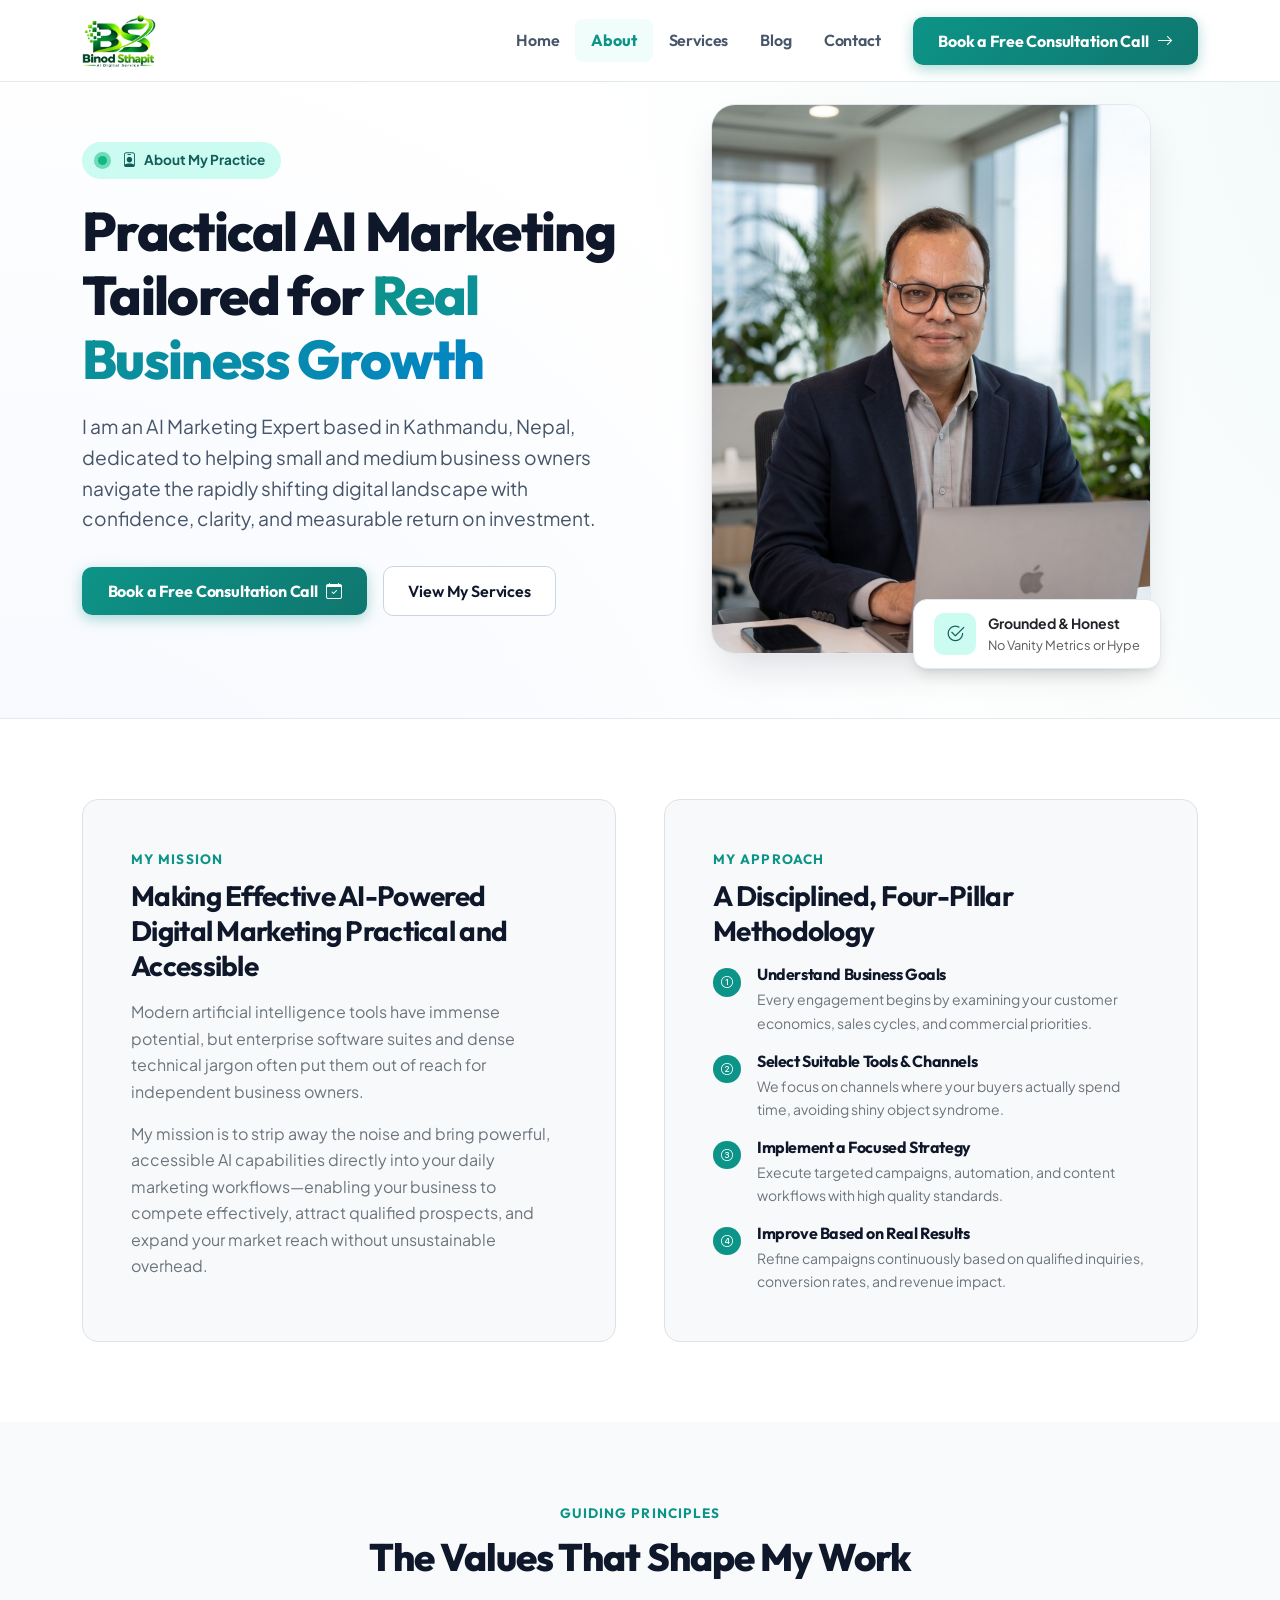
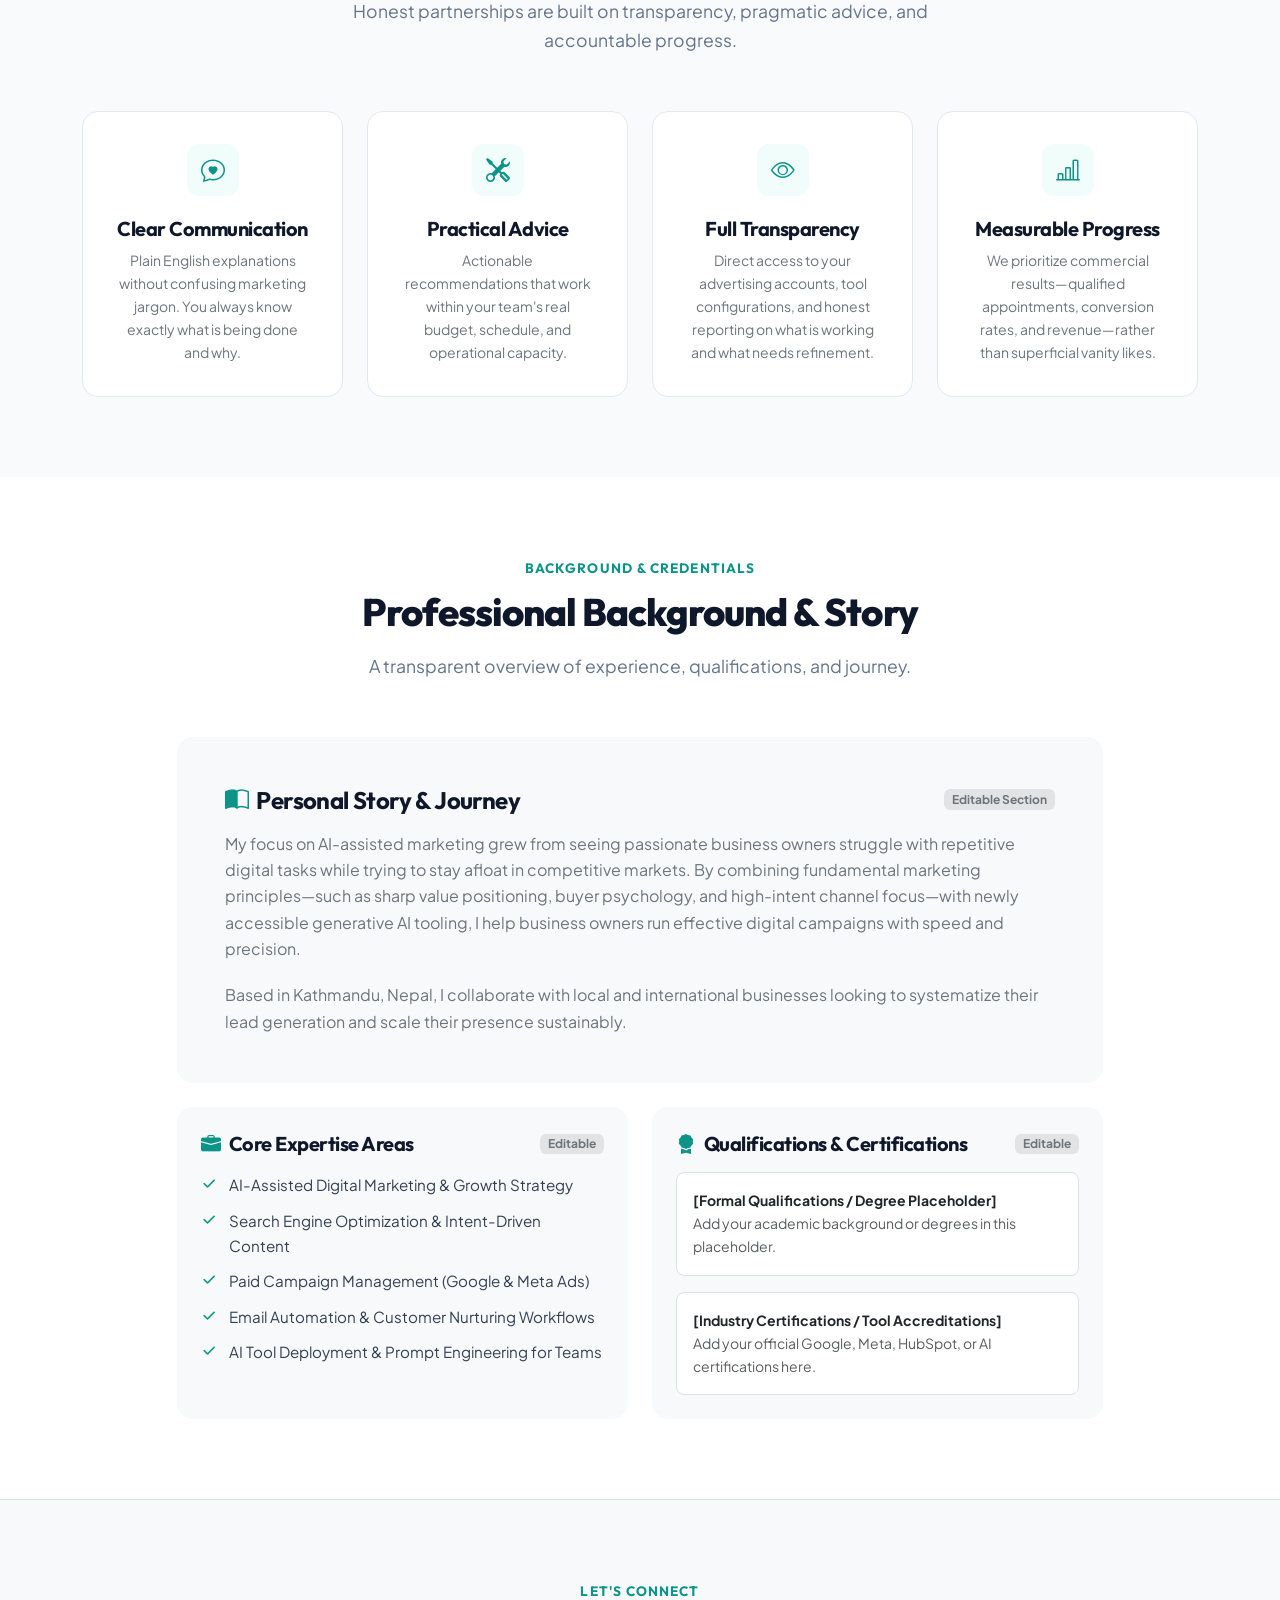
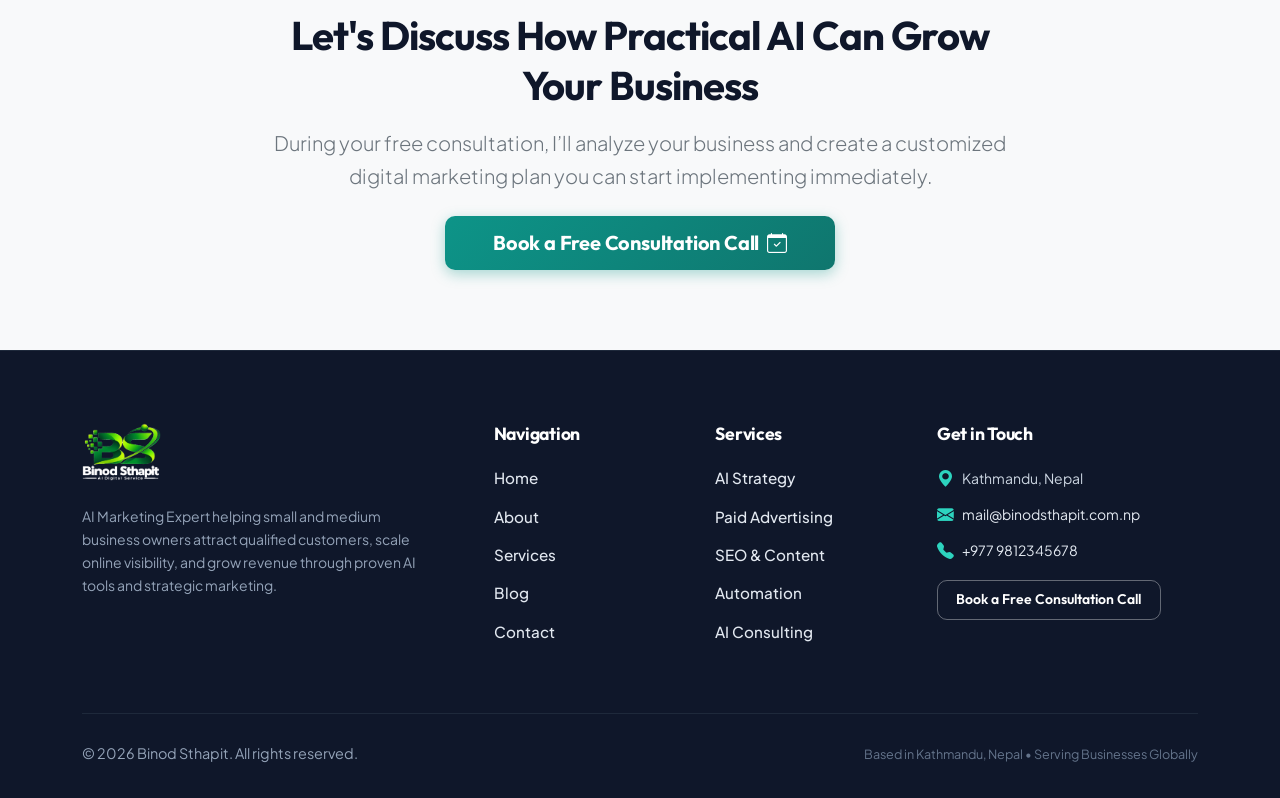
<file: about.html>
<!DOCTYPE html>
<html lang="en">
<head>
  <meta charset="UTF-8">
  <meta name="viewport" content="width=device-width, initial-scale=1.0">
  <title>About Binod Sthapit | AI Marketing Expert</title>
  <meta name="description" content="Learn more about Binod Sthapit, an AI Marketing Expert helping small and medium business owners grow online with practical tools and clear strategies.">
  <link rel="canonical" href="https://binodsthapit.com.np/about.html">

  <!-- Open Graph -->
  <meta property="og:type" content="profile">
  <meta property="og:url" content="https://binodsthapit.com.np/about.html">
  <meta property="og:title" content="About Binod Sthapit | AI Marketing Expert">
  <meta property="og:description" content="Practical, transparent AI marketing strategies designed specifically for small and medium businesses.">
  <meta property="og:image" content="assets/images/og-image.svg">

  <!-- Twitter Card -->
  <meta name="twitter:card" content="summary_large_image">
  <meta name="twitter:title" content="About Binod Sthapit | AI Marketing Expert">
  <meta name="twitter:description" content="Practical, transparent AI marketing strategies designed specifically for small and medium businesses.">
  <meta name="twitter:image" content="assets/images/og-image.svg">

  <!-- Favicon -->
  <link rel="icon" type="image/svg+xml" href="assets/images/favicon.svg">

  <!-- Fonts & Styles -->
  <link rel="preconnect" href="https://fonts.googleapis.com">
  <link rel="preconnect" href="https://fonts.gstatic.com" crossorigin>
  <link href="https://fonts.googleapis.com/css2?family=Outfit:wght@500;600;700;800;900&family=Plus+Jakarta+Sans:ital,wght@0,400;0,500;0,600;0,700;0,800;1,400&display=swap" rel="stylesheet">
  <link rel="stylesheet" href="https://cdn.jsdelivr.net/npm/bootstrap@5.3.3/dist/css/bootstrap.min.css">
  <link rel="stylesheet" href="https://cdn.jsdelivr.net/npm/bootstrap-icons@1.11.3/font/bootstrap-icons.min.css">
  <link rel="stylesheet" href="https://cdnjs.cloudflare.com/ajax/libs/animate.css/4.1.1/animate.min.css">
  <link rel="stylesheet" href="assets/css/animate.min.css">
  <link rel="stylesheet" href="assets/css/style.css">
</head>
<body>

  <a href="#main-content" class="skip-to-content">Skip to main content</a>

  <!-- Header / Navigation -->
  <header>
    <nav class="navbar navbar-expand-lg navbar-custom fixed-top" aria-label="Main navigation">
      <div class="container">
        <a class="navbar-brand navbar-brand-custom" href="index.html" aria-label="Binod Sthapit - AI Digital Service Home">
          <img src="assets/images/logo.png" alt="Binod Sthapit - AI Digital Service" class="site-logo">
        </a>
        <button class="navbar-toggler" type="button" data-bs-toggle="collapse" data-bs-target="#mainNavbarNav" aria-controls="mainNavbarNav" aria-expanded="false" aria-label="Toggle navigation">
          <span class="navbar-toggler-icon"></span>
        </button>
        <div class="collapse navbar-collapse" id="mainNavbarNav">
          <ul class="navbar-nav ms-auto mb-2 mb-lg-0 align-items-lg-center">
            <li class="nav-item">
              <a class="nav-link" href="index.html">Home</a>
            </li>
            <li class="nav-item">
              <a class="nav-link active" aria-current="page" href="about.html">About</a>
            </li>
            <li class="nav-item">
              <a class="nav-link" href="services.html">Services</a>
            </li>
            <li class="nav-item">
              <a class="nav-link" href="blog.html">Blog</a>
            </li>
            <li class="nav-item">
              <a class="nav-link" href="contact.html">Contact</a>
            </li>
            <li class="nav-item ms-lg-3 mt-2 mt-lg-0">
              <a href="https://calendar.app.google/n4R95r7LdRjVfTHD9" target="_blank" rel="noopener noreferrer" class="btn btn-primary-cta booking-cta-btn">
                <span>Book a Free Consultation Call</span>
                <i class="bi bi-arrow-right"></i>
              </a>
            </li>
          </ul>
        </div>
      </div>
    </nav>
  </header>

  <!-- Main Content -->
  <main id="main-content">

    <!-- About Hero / Header -->
    <section class="hero-section" aria-labelledby="about-heading">
      <div class="container pt-4">
        <div class="row align-items-center g-5">
          <div class="col-lg-6 wow fadeInLeft" data-wow-duration="0.8s">
            <div class="badge-tag">
              <i class="bi bi-person-badge"></i>
              <span>About My Practice</span>
            </div>
            <h1 id="about-heading" class="hero-headline">
              Practical AI Marketing Tailored for <span class="text-gradient">Real Business Growth</span>
            </h1>
            <p class="hero-lead">
              I am an AI Marketing Expert based in Kathmandu, Nepal, dedicated to helping small and medium business owners navigate the rapidly shifting digital landscape with confidence, clarity, and measurable return on investment.
            </p>
            <div class="d-flex flex-wrap gap-3 align-items-center">
              <a href="https://calendar.app.google/n4R95r7LdRjVfTHD9" target="_blank" rel="noopener noreferrer" class="btn btn-primary-cta booking-cta-btn">
                <span>Book a Free Consultation Call</span>
                <i class="bi bi-calendar-check"></i>
              </a>
              <a href="services.html" class="btn btn-secondary-custom">
                <span>View My Services</span>
              </a>
            </div>
          </div>
          <div class="col-lg-6 wow fadeInRight" data-wow-duration="0.8s">
            <div class="headshot-wrapper">
              <div class="headshot-frame">
                <img src="assets/images/headshot.jpg" alt="Binod Sthapit - AI Marketing Expert" class="headshot-img" width="440" height="550">
              </div>
              <div class="experience-floating-pill">
                <div class="floating-pill-icon">
                  <i class="bi bi-check2-circle"></i>
                </div>
                <div>
                  <div class="fw-bold text-dark small">Grounded & Honest</div>
                  <div class="text-muted" style="font-size: 0.8rem;">No Vanity Metrics or Hype</div>
                </div>
              </div>
            </div>
          </div>
        </div>
      </div>
    </section>

    <!-- Mission & Approach -->
    <section class="section-padding bg-white" aria-labelledby="mission-heading">
      <div class="container">
        <div class="row g-5">
          <!-- Mission -->
          <div class="col-lg-6 wow fadeInUp" data-wow-delay="0.1s">
            <div class="p-4 p-md-5 bg-light rounded-4 border h-100">
              <span class="section-subtitle">My Mission</span>
              <h2 id="mission-heading" class="h3 fw-bold mb-3 text-navy">
                Making Effective AI-Powered Digital Marketing Practical and Accessible
              </h2>
              <p class="text-secondary mb-3">
                Modern artificial intelligence tools have immense potential, but enterprise software suites and dense technical jargon often put them out of reach for independent business owners.
              </p>
              <p class="text-secondary mb-0">
                My mission is to strip away the noise and bring powerful, accessible AI capabilities directly into your daily marketing workflows—enabling your business to compete effectively, attract qualified prospects, and expand your market reach without unsustainable overhead.
              </p>
            </div>
          </div>
          <!-- Approach -->
          <div class="col-lg-6 wow fadeInUp" data-wow-delay="0.2s">
            <div class="p-4 p-md-5 bg-light rounded-4 border h-100">
              <span class="section-subtitle">My Approach</span>
              <h2 class="h3 fw-bold mb-3 text-navy">
                A Disciplined, Four-Pillar Methodology
              </h2>
              <div class="d-flex align-items-start gap-3 mb-3">
                <div class="badge bg-teal rounded-circle p-2 mt-1"><i class="bi bi-1-circle text-white"></i></div>
                <div>
                  <h3 class="h6 fw-bold mb-1">Understand Business Goals</h3>
                  <p class="small text-secondary mb-0">Every engagement begins by examining your customer economics, sales cycles, and commercial priorities.</p>
                </div>
              </div>
              <div class="d-flex align-items-start gap-3 mb-3">
                <div class="badge bg-teal rounded-circle p-2 mt-1"><i class="bi bi-2-circle text-white"></i></div>
                <div>
                  <h3 class="h6 fw-bold mb-1">Select Suitable Tools & Channels</h3>
                  <p class="small text-secondary mb-0">We focus on channels where your buyers actually spend time, avoiding shiny object syndrome.</p>
                </div>
              </div>
              <div class="d-flex align-items-start gap-3 mb-3">
                <div class="badge bg-teal rounded-circle p-2 mt-1"><i class="bi bi-3-circle text-white"></i></div>
                <div>
                  <h3 class="h6 fw-bold mb-1">Implement a Focused Strategy</h3>
                  <p class="small text-secondary mb-0">Execute targeted campaigns, automation, and content workflows with high quality standards.</p>
                </div>
              </div>
              <div class="d-flex align-items-start gap-3">
                <div class="badge bg-teal rounded-circle p-2 mt-1"><i class="bi bi-4-circle text-white"></i></div>
                <div>
                  <h3 class="h6 fw-bold mb-1">Improve Based on Real Results</h3>
                  <p class="small text-secondary mb-0">Refine campaigns continuously based on qualified inquiries, conversion rates, and revenue impact.</p>
                </div>
              </div>
            </div>
          </div>
        </div>
      </div>
    </section>

    <!-- Core Values -->
    <section class="section-padding" aria-labelledby="values-heading">
      <div class="container">
        <div class="section-header text-center">
          <span class="section-subtitle">Guiding Principles</span>
          <h2 id="values-heading" class="section-title">The Values That Shape My Work</h2>
          <p class="section-desc mx-auto">
            Honest partnerships are built on transparency, pragmatic advice, and accountable progress.
          </p>
        </div>
        <div class="row g-4">
          <div class="col-md-6 col-lg-3 wow fadeInUp" data-wow-delay="0.1s">
            <div class="custom-card text-center">
              <div class="card-icon-box mx-auto">
                <i class="bi bi-chat-heart"></i>
              </div>
              <h3 class="h5 fw-bold mb-2">Clear Communication</h3>
              <p class="text-secondary small mb-0">Plain English explanations without confusing marketing jargon. You always know exactly what is being done and why.</p>
            </div>
          </div>
          <div class="col-md-6 col-lg-3 wow fadeInUp" data-wow-delay="0.2s">
            <div class="custom-card text-center">
              <div class="card-icon-box mx-auto">
                <i class="bi bi-tools"></i>
              </div>
              <h3 class="h5 fw-bold mb-2">Practical Advice</h3>
              <p class="text-secondary small mb-0">Actionable recommendations that work within your team's real budget, schedule, and operational capacity.</p>
            </div>
          </div>
          <div class="col-md-6 col-lg-3 wow fadeInUp" data-wow-delay="0.3s">
            <div class="custom-card text-center">
              <div class="card-icon-box mx-auto">
                <i class="bi bi-eye"></i>
              </div>
              <h3 class="h5 fw-bold mb-2">Full Transparency</h3>
              <p class="text-secondary small mb-0">Direct access to your advertising accounts, tool configurations, and honest reporting on what is working and what needs refinement.</p>
            </div>
          </div>
          <div class="col-md-6 col-lg-3 wow fadeInUp" data-wow-delay="0.4s">
            <div class="custom-card text-center">
              <div class="card-icon-box mx-auto">
                <i class="bi bi-bar-chart-line"></i>
              </div>
              <h3 class="h5 fw-bold mb-2">Measurable Progress</h3>
              <p class="text-secondary small mb-0">We prioritize commercial results—qualified appointments, conversion rates, and revenue—rather than superficial vanity likes.</p>
            </div>
          </div>
        </div>
      </div>
    </section>

    <!-- Professional Background & Experience Placeholders -->
    <!-- Instruction Requirement: Editable placeholders for background, experience, qualifications, and personal story without inventing claims -->
    <section class="section-padding bg-white" aria-labelledby="background-heading">
      <div class="container">
        <div class="section-header text-center">
          <span class="section-subtitle">Background & Credentials</span>
          <h2 id="background-heading" class="section-title">Professional Background & Story</h2>
          <p class="section-desc mx-auto">
            A transparent overview of experience, qualifications, and journey.
          </p>
        </div>

        <div class="row g-4 justify-content-center">
          <div class="col-lg-10">
            
            <!-- EDITABLE PLACEHOLDER: Personal Story & Journey -->
            <div class="card border-0 bg-light p-4 p-md-5 rounded-4 mb-4">
              <div class="d-flex align-items-center justify-content-between mb-3">
                <h3 class="h4 fw-bold text-navy mb-0">
                  <i class="bi bi-book-half text-teal me-2"></i>Personal Story & Journey
                </h3>
                <span class="badge bg-secondary-subtle text-secondary small">Editable Section</span>
              </div>
              <p class="text-secondary">
                <!-- EDITABLE CONTENT: Add your personal story and industry background below -->
                My focus on AI-assisted marketing grew from seeing passionate business owners struggle with repetitive digital tasks while trying to stay afloat in competitive markets. By combining fundamental marketing principles—such as sharp value positioning, buyer psychology, and high-intent channel focus—with newly accessible generative AI tooling, I help business owners run effective digital campaigns with speed and precision.
              </p>
              <p class="text-secondary mb-0">
                Based in Kathmandu, Nepal, I collaborate with local and international businesses looking to systematize their lead generation and scale their presence sustainably.
              </p>
            </div>

            <!-- EDITABLE PLACEHOLDER: Experience & Qualifications -->
            <div class="row g-4">
              <div class="col-md-6">
                <div class="card border-0 bg-light p-4 rounded-4 h-100">
                  <div class="d-flex align-items-center justify-content-between mb-3">
                    <h4 class="h5 fw-bold text-navy mb-0">
                      <i class="bi bi-briefcase-fill text-teal me-2"></i>Core Expertise Areas
                    </h4>
                    <span class="badge bg-secondary-subtle text-secondary small">Editable</span>
                  </div>
                  <ul class="deliverable-list">
                    <li>AI-Assisted Digital Marketing & Growth Strategy</li>
                    <li>Search Engine Optimization & Intent-Driven Content</li>
                    <li>Paid Campaign Management (Google & Meta Ads)</li>
                    <li>Email Automation & Customer Nurturing Workflows</li>
                    <li>AI Tool Deployment & Prompt Engineering for Teams</li>
                  </ul>
                </div>
              </div>
              <div class="col-md-6">
                <div class="card border-0 bg-light p-4 rounded-4 h-100">
                  <div class="d-flex align-items-center justify-content-between mb-3">
                    <h4 class="h5 fw-bold text-navy mb-0">
                      <i class="bi bi-award-fill text-teal me-2"></i>Qualifications & Certifications
                    </h4>
                    <span class="badge bg-secondary-subtle text-secondary small">Editable</span>
                  </div>
                  <!-- Clearly marked placeholders per instructions: no invented credentials -->
                  <div class="p-3 bg-white rounded-3 border mb-3">
                    <div class="fw-bold text-dark small">[Formal Qualifications / Degree Placeholder]</div>
                    <div class="text-muted small">Add your academic background or degrees in this placeholder.</div>
                  </div>
                  <div class="p-3 bg-white rounded-3 border">
                    <div class="fw-bold text-dark small">[Industry Certifications / Tool Accreditations]</div>
                    <div class="text-muted small">Add your official Google, Meta, HubSpot, or AI certifications here.</div>
                  </div>
                </div>
              </div>
            </div>

          </div>
        </div>
      </div>
    </section>

    <!-- Closing Consultation CTA -->
    <section class="section-padding bg-light border-top" aria-labelledby="about-cta-heading">
      <div class="container text-center">
        <div class="row justify-content-center">
          <div class="col-lg-8 wow fadeInUp" data-wow-duration="0.8s">
            <span class="section-subtitle">Let's Connect</span>
            <h2 id="about-cta-heading" class="h1 fw-bold mb-3 text-navy">
              Let's Discuss How Practical AI Can Grow Your Business
            </h2>
            <p class="lead text-secondary mb-4">
              During your free consultation, I’ll analyze your business and create a customized digital marketing plan you can start implementing immediately.
            </p>
            <a href="https://calendar.app.google/n4R95r7LdRjVfTHD9" target="_blank" rel="noopener noreferrer" class="btn btn-primary-cta btn-lg px-5 booking-cta-btn">
              <span>Book a Free Consultation Call</span>
              <i class="bi bi-calendar-check"></i>
            </a>
          </div>
        </div>
      </div>
    </section>

  </main>

  <!-- Shared Footer -->
  <footer class="footer-custom" aria-label="Site footer">
    <div class="container">
      <div class="row g-4 justify-content-between">
        <div class="col-lg-4">
          <div class="mb-3">
            <a href="index.html" class="d-inline-block" aria-label="Binod Sthapit Home">
              <img src="assets/images/logo-footer.png" alt="Binod Sthapit - AI Digital Service" class="footer-logo">
            </a>
          </div>
          <p class="small text-muted mb-4">
            AI Marketing Expert helping small and medium business owners attract qualified customers, scale online visibility, and grow revenue through proven AI tools and strategic marketing.
          </p>
          <div class="social-profiles-container">
            <div id="footerSocialLinks" class="d-flex align-items-center"></div>
          </div>
        </div>
        <div class="col-6 col-md-3 col-lg-2">
          <h5>Navigation</h5>
          <ul class="footer-links">
            <li><a href="index.html">Home</a></li>
            <li><a href="about.html">About</a></li>
            <li><a href="services.html">Services</a></li>
            <li><a href="blog.html">Blog</a></li>
            <li><a href="contact.html">Contact</a></li>
          </ul>
        </div>
        <div class="col-6 col-md-3 col-lg-2">
          <h5>Services</h5>
          <ul class="footer-links">
            <li><a href="services.html#ai-marketing-strategy">AI Strategy</a></li>
            <li><a href="services.html#paid-ads-management">Paid Advertising</a></li>
            <li><a href="services.html#seo-ai-content">SEO & Content</a></li>
            <li><a href="services.html#email-marketing-automation">Automation</a></li>
            <li><a href="services.html#ai-tools-consulting">AI Consulting</a></li>
          </ul>
        </div>
        <div class="col-md-6 col-lg-3">
          <h5>Get in Touch</h5>
          <p class="small mb-2"><i class="bi bi-geo-alt-fill text-teal me-2"></i>Kathmandu, Nepal</p>
          <p class="small mb-2"><i class="bi bi-envelope-fill text-teal me-2"></i><a href="mailto:mail@binodsthapit.com.np">mail@binodsthapit.com.np</a></p>
          <p class="small mb-3"><i class="bi bi-telephone-fill text-teal me-2"></i><a href="tel:+9779812345678">+977 9812345678</a></p>
          <a href="https://calendar.app.google/n4R95r7LdRjVfTHD9" target="_blank" rel="noopener noreferrer" class="btn btn-outline-light btn-sm booking-cta-btn">
            Book a Free Consultation Call
          </a>
        </div>
      </div>
      <div class="footer-bottom d-flex flex-wrap justify-content-between align-items-center">
        <p class="mb-0">&copy; <span class="current-year">2026</span> Binod Sthapit. All rights reserved.</p>
        <p class="mb-0 text-muted small">Based in Kathmandu, Nepal • Serving Businesses Globally</p>
      </div>
    </div>
  </footer>

  <!-- Scripts -->
  <script src="https://code.jquery.com/jquery-3.7.1.min.js"></script>
  <script src="https://cdn.jsdelivr.net/npm/bootstrap@5.3.3/dist/js/bootstrap.bundle.min.js"></script>
  <script src="assets/js/wow.min.js"></script>
  <script src="assets/js/config.js"></script>
  <script src="assets/js/main.js"></script>
</body>
</html>
</file>
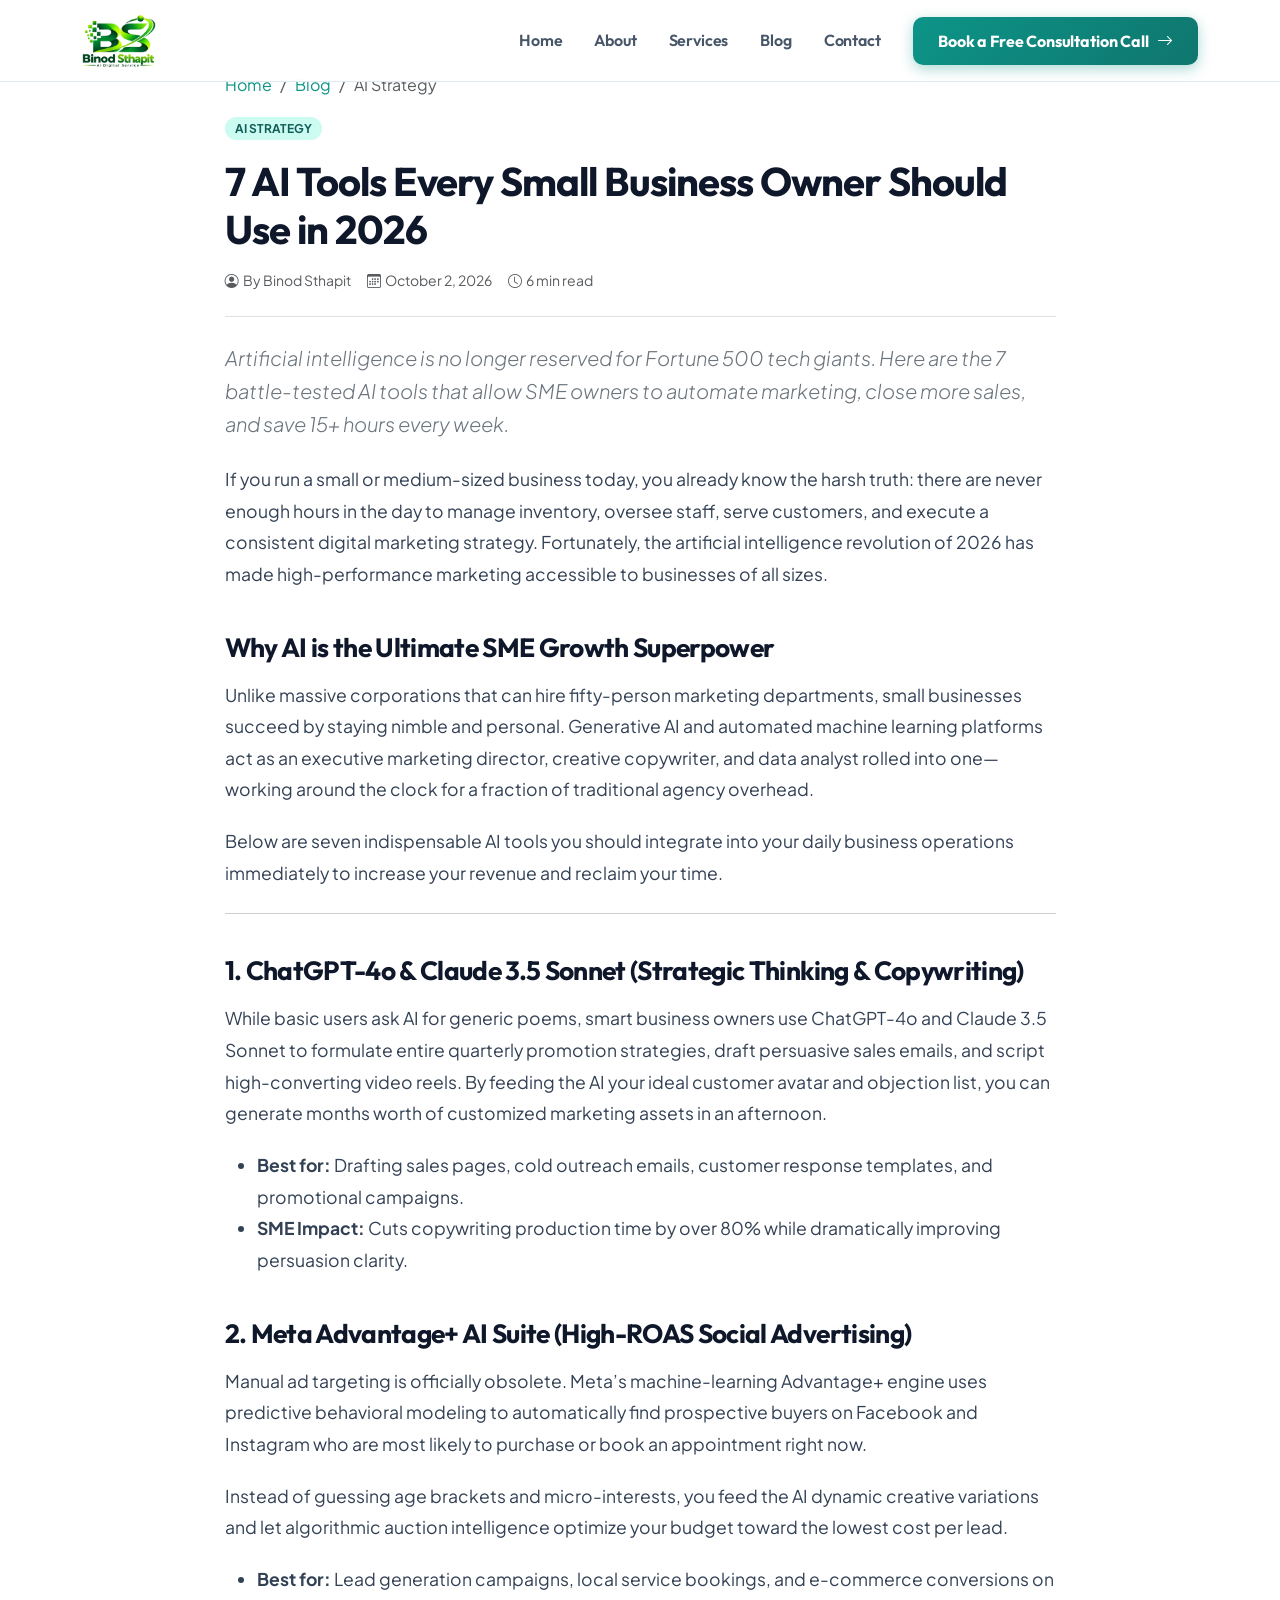
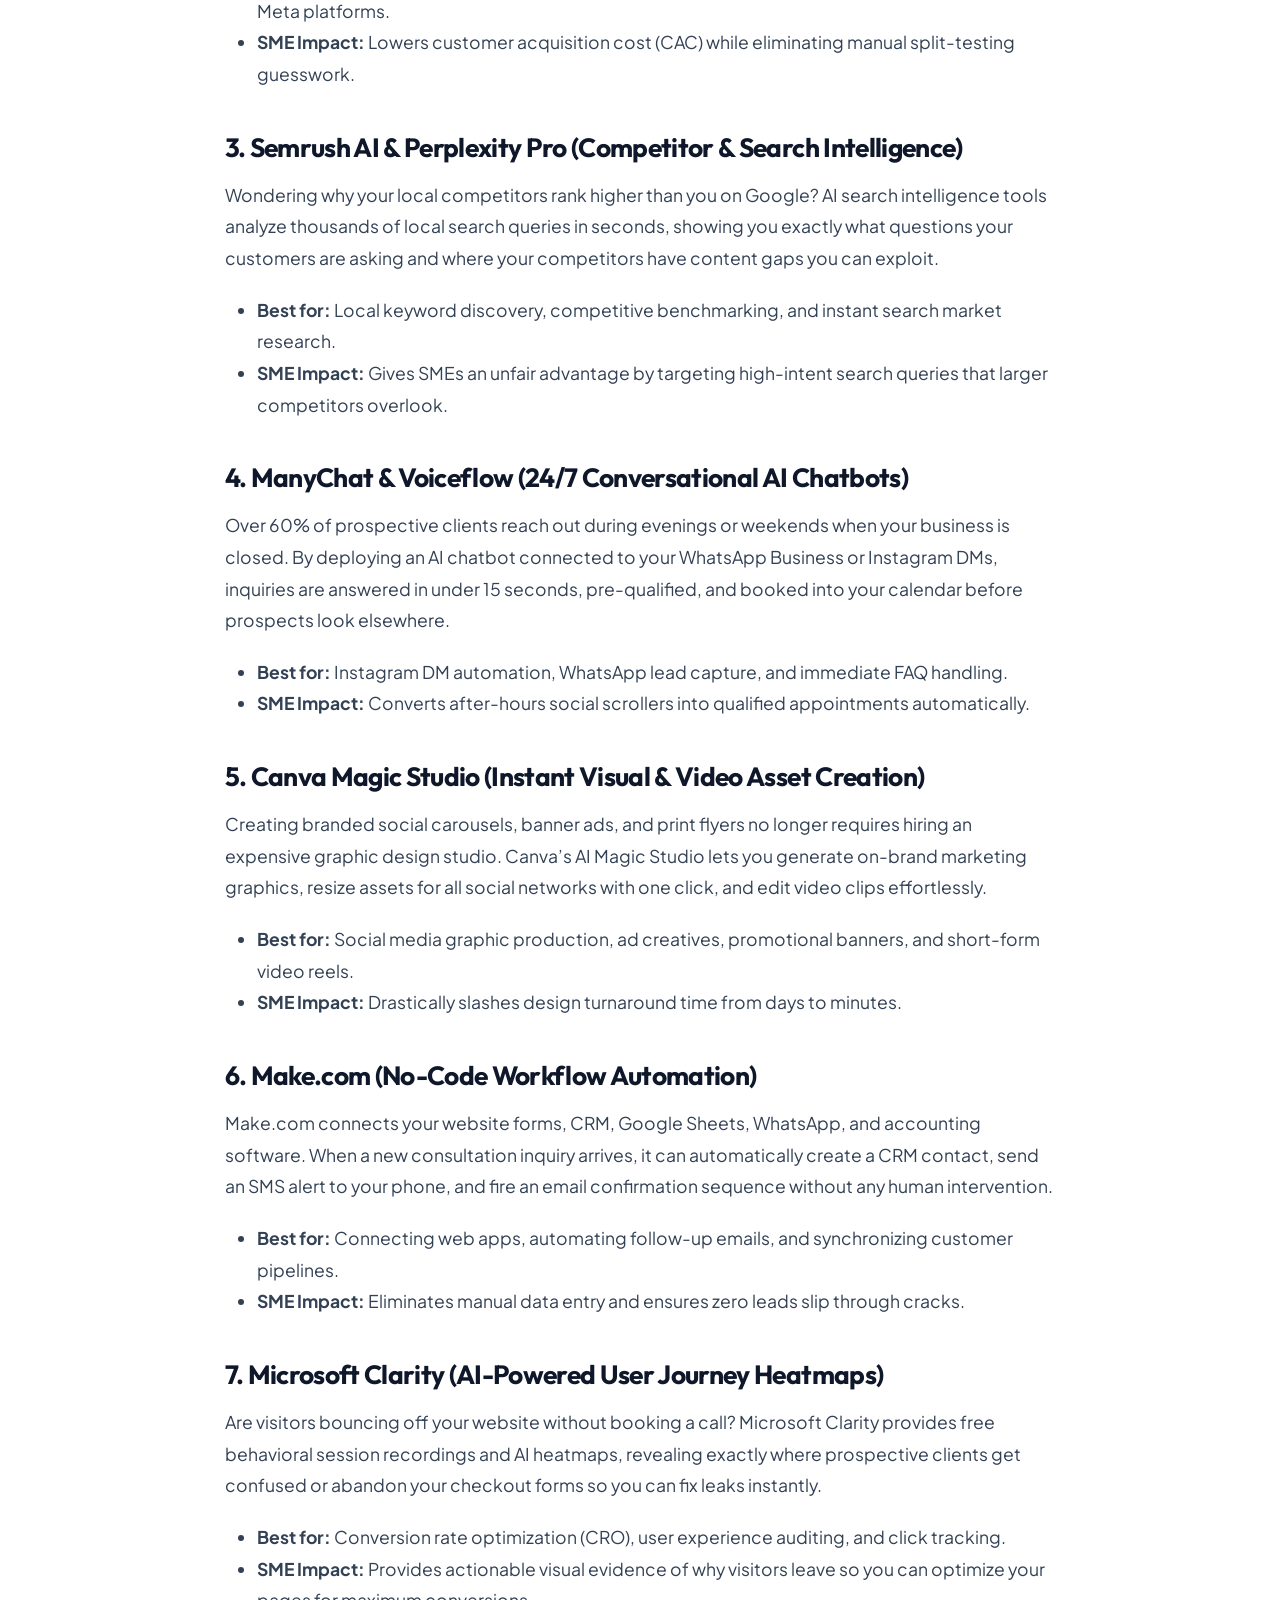
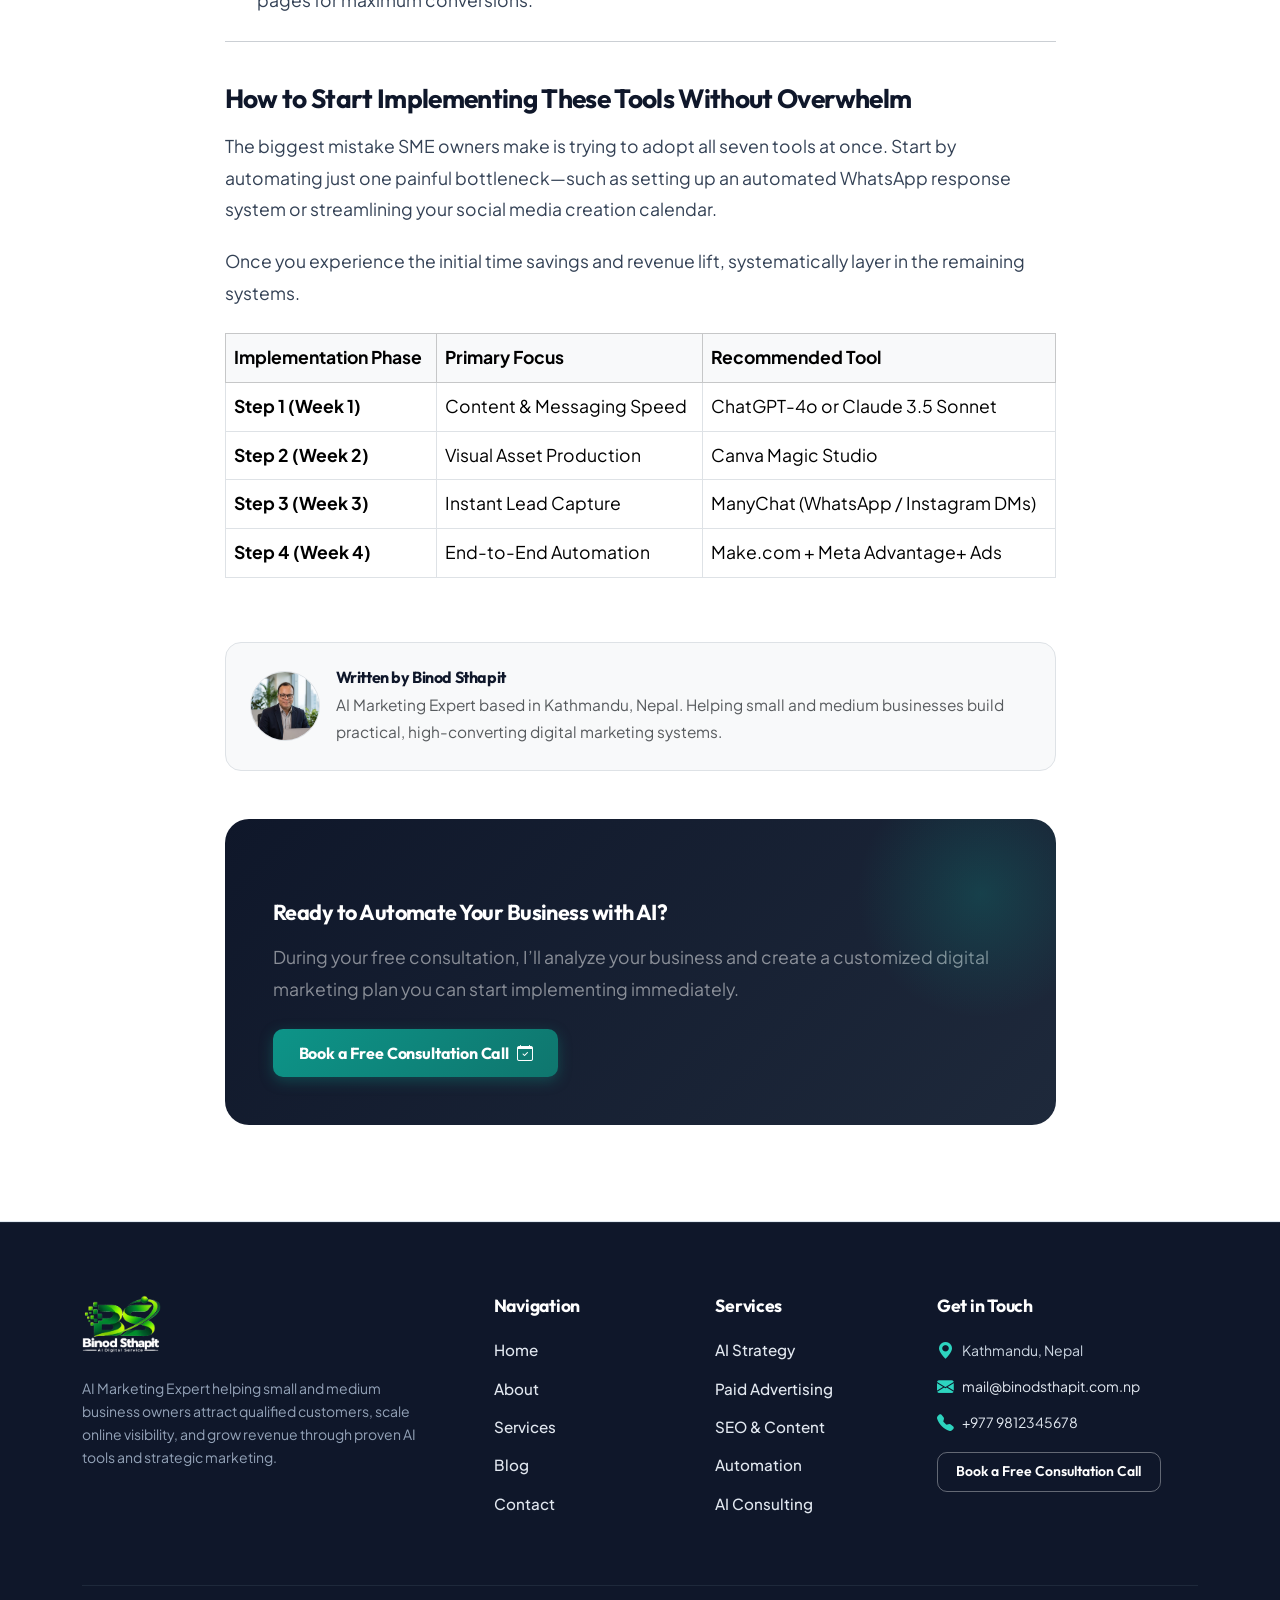
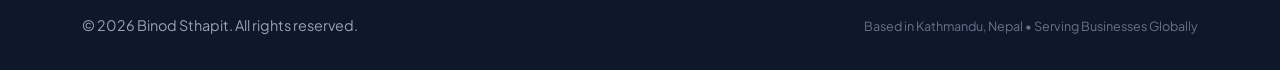
<file: article-7-ai-tools-every-small-business-owner-should-use-in-2026.html>
<!DOCTYPE html>
<html lang="en">
<head>
  <meta charset="UTF-8">
  <meta name="viewport" content="width=device-width, initial-scale=1.0">
  <title>7 AI Tools Every Small Business Owner Should Use in 2026 | Binod Sthapit</title>
  <meta name="description" content="Artificial intelligence is no longer reserved for Fortune 500 tech giants. Here are the 7 battle-tested AI tools that allow SME owners to automate marketing, close more sales, and save 15+ hours weekly.">
  <link rel="canonical" href="https://binodsthapit.com.np/article-7-ai-tools-every-small-business-owner-should-use-in-2026.html">

  <!-- Open Graph -->
  <meta property="og:type" content="article">
  <meta property="og:url" content="https://binodsthapit.com.np/article-7-ai-tools-every-small-business-owner-should-use-in-2026.html">
  <meta property="og:title" content="7 AI Tools Every Small Business Owner Should Use in 2026">
  <meta property="og:description" content="Discover the 7 essential AI tools helping small and medium business owners automate workflows, acquire qualified leads, and grow revenue.">
  <meta property="og:image" content="assets/images/og-image.svg">

  <link rel="icon" type="image/svg+xml" href="assets/images/favicon.svg">
  <link rel="preconnect" href="https://fonts.googleapis.com">
  <link rel="preconnect" href="https://fonts.gstatic.com" crossorigin>
  <link href="https://fonts.googleapis.com/css2?family=Outfit:wght@500;600;700;800;900&family=Plus+Jakarta+Sans:ital,wght@0,400;0,500;0,600;0,700;0,800;1,400&display=swap" rel="stylesheet">
  <link rel="stylesheet" href="https://cdn.jsdelivr.net/npm/bootstrap@5.3.3/dist/css/bootstrap.min.css">
  <link rel="stylesheet" href="https://cdn.jsdelivr.net/npm/bootstrap-icons@1.11.3/font/bootstrap-icons.min.css">
  <link rel="stylesheet" href="assets/css/style.css">
</head>
<body>

  <a href="#main-content" class="skip-to-content">Skip to main content</a>

  <!-- Header -->
  <header>
    <nav class="navbar navbar-expand-lg navbar-custom fixed-top" aria-label="Main navigation">
      <div class="container">
        <a class="navbar-brand navbar-brand-custom" href="index.html" aria-label="Binod Sthapit - AI Digital Service Home">
          <img src="assets/images/logo.png" alt="Binod Sthapit - AI Digital Service" class="site-logo">
        </a>
        <button class="navbar-toggler" type="button" data-bs-toggle="collapse" data-bs-target="#mainNavbarNav" aria-controls="mainNavbarNav" aria-expanded="false" aria-label="Toggle navigation">
          <span class="navbar-toggler-icon"></span>
        </button>
        <div class="collapse navbar-collapse" id="mainNavbarNav">
          <ul class="navbar-nav ms-auto mb-2 mb-lg-0 align-items-lg-center">
            <li class="nav-item">
              <a class="nav-link" href="index.html">Home</a>
            </li>
            <li class="nav-item">
              <a class="nav-link" href="about.html">About</a>
            </li>
            <li class="nav-item">
              <a class="nav-link" href="services.html">Services</a>
            </li>
            <li class="nav-item">
              <a class="nav-link active" aria-current="page" href="blog.html">Blog</a>
            </li>
            <li class="nav-item">
              <a class="nav-link" href="contact.html">Contact</a>
            </li>
            <li class="nav-item ms-lg-3 mt-2 mt-lg-0">
              <a href="https://calendar.app.google/n4R95r7LdRjVfTHD9" target="_blank" rel="noopener noreferrer" class="btn btn-primary-cta booking-cta-btn">
                <span>Book a Free Consultation Call</span>
                <i class="bi bi-arrow-right"></i>
              </a>
            </li>
          </ul>
        </div>
      </div>
    </nav>
  </header>

  <!-- Article Content -->
  <main id="main-content">

    <article class="article-header pt-5">
      <div class="container pt-4">
        <div class="row justify-content-center">
          <div class="col-lg-9">
            
            <!-- Breadcrumbs -->
            <nav aria-label="breadcrumb" class="mb-3">
              <ol class="breadcrumb small">
                <li class="breadcrumb-item"><a href="index.html">Home</a></li>
                <li class="breadcrumb-item"><a href="blog.html">Blog</a></li>
                <li class="breadcrumb-item active" aria-current="page">AI Strategy</li>
              </ol>
            </nav>

            <!-- Title & Metadata -->
            <div class="mb-3">
              <span class="article-category-badge">AI Strategy</span>
            </div>
            <h1 class="display-6 fw-bold text-navy mb-3">
              7 AI Tools Every Small Business Owner Should Use in 2026
            </h1>
            <div class="d-flex flex-wrap align-items-center gap-3 text-muted small pb-4 border-bottom">
              <span><i class="bi bi-person-circle me-1"></i>By Binod Sthapit</span>
              <span><i class="bi bi-calendar3 me-1"></i>October 2, 2026</span>
              <span><i class="bi bi-clock me-1"></i>6 min read</span>
            </div>

            <!-- Lead Excerpt -->
            <div class="lead text-secondary my-4 font-italic">
              Artificial intelligence is no longer reserved for Fortune 500 tech giants. Here are the 7 battle-tested AI tools that allow SME owners to automate marketing, close more sales, and save 15+ hours every week.
            </div>

            <!-- Body -->
            <div class="article-content">
              <p>
                If you run a small or medium-sized business today, you already know the harsh truth: there are never enough hours in the day to manage inventory, oversee staff, serve customers, and execute a consistent digital marketing strategy. Fortunately, the artificial intelligence revolution of 2026 has made high-performance marketing accessible to businesses of all sizes.
              </p>

              <h2>Why AI is the Ultimate SME Growth Superpower</h2>
              <p>
                Unlike massive corporations that can hire fifty-person marketing departments, small businesses succeed by staying nimble and personal. Generative AI and automated machine learning platforms act as an executive marketing director, creative copywriter, and data analyst rolled into one—working around the clock for a fraction of traditional agency overhead.
              </p>
              <p>
                Below are seven indispensable AI tools you should integrate into your daily business operations immediately to increase your revenue and reclaim your time.
              </p>

              <hr class="my-4">

              <h2>1. ChatGPT-4o & Claude 3.5 Sonnet (Strategic Thinking & Copywriting)</h2>
              <p>
                While basic users ask AI for generic poems, smart business owners use ChatGPT-4o and Claude 3.5 Sonnet to formulate entire quarterly promotion strategies, draft persuasive sales emails, and script high-converting video reels. By feeding the AI your ideal customer avatar and objection list, you can generate months worth of customized marketing assets in an afternoon.
              </p>
              <ul>
                <li><strong>Best for:</strong> Drafting sales pages, cold outreach emails, customer response templates, and promotional campaigns.</li>
                <li><strong>SME Impact:</strong> Cuts copywriting production time by over 80% while dramatically improving persuasion clarity.</li>
              </ul>

              <h2>2. Meta Advantage+ AI Suite (High-ROAS Social Advertising)</h2>
              <p>
                Manual ad targeting is officially obsolete. Meta’s machine-learning Advantage+ engine uses predictive behavioral modeling to automatically find prospective buyers on Facebook and Instagram who are most likely to purchase or book an appointment right now.
              </p>
              <p>
                Instead of guessing age brackets and micro-interests, you feed the AI dynamic creative variations and let algorithmic auction intelligence optimize your budget toward the lowest cost per lead.
              </p>
              <ul>
                <li><strong>Best for:</strong> Lead generation campaigns, local service bookings, and e-commerce conversions on Meta platforms.</li>
                <li><strong>SME Impact:</strong> Lowers customer acquisition cost (CAC) while eliminating manual split-testing guesswork.</li>
              </ul>

              <h2>3. Semrush AI & Perplexity Pro (Competitor & Search Intelligence)</h2>
              <p>
                Wondering why your local competitors rank higher than you on Google? AI search intelligence tools analyze thousands of local search queries in seconds, showing you exactly what questions your customers are asking and where your competitors have content gaps you can exploit.
              </p>
              <ul>
                <li><strong>Best for:</strong> Local keyword discovery, competitive benchmarking, and instant search market research.</li>
                <li><strong>SME Impact:</strong> Gives SMEs an unfair advantage by targeting high-intent search queries that larger competitors overlook.</li>
              </ul>

              <h2>4. ManyChat & Voiceflow (24/7 Conversational AI Chatbots)</h2>
              <p>
                Over 60% of prospective clients reach out during evenings or weekends when your business is closed. By deploying an AI chatbot connected to your WhatsApp Business or Instagram DMs, inquiries are answered in under 15 seconds, pre-qualified, and booked into your calendar before prospects look elsewhere.
              </p>
              <ul>
                <li><strong>Best for:</strong> Instagram DM automation, WhatsApp lead capture, and immediate FAQ handling.</li>
                <li><strong>SME Impact:</strong> Converts after-hours social scrollers into qualified appointments automatically.</li>
              </ul>

              <h2>5. Canva Magic Studio (Instant Visual & Video Asset Creation)</h2>
              <p>
                Creating branded social carousels, banner ads, and print flyers no longer requires hiring an expensive graphic design studio. Canva’s AI Magic Studio lets you generate on-brand marketing graphics, resize assets for all social networks with one click, and edit video clips effortlessly.
              </p>
              <ul>
                <li><strong>Best for:</strong> Social media graphic production, ad creatives, promotional banners, and short-form video reels.</li>
                <li><strong>SME Impact:</strong> Drastically slashes design turnaround time from days to minutes.</li>
              </ul>

              <h2>6. Make.com (No-Code Workflow Automation)</h2>
              <p>
                Make.com connects your website forms, CRM, Google Sheets, WhatsApp, and accounting software. When a new consultation inquiry arrives, it can automatically create a CRM contact, send an SMS alert to your phone, and fire an email confirmation sequence without any human intervention.
              </p>
              <ul>
                <li><strong>Best for:</strong> Connecting web apps, automating follow-up emails, and synchronizing customer pipelines.</li>
                <li><strong>SME Impact:</strong> Eliminates manual data entry and ensures zero leads slip through cracks.</li>
              </ul>

              <h2>7. Microsoft Clarity (AI-Powered User Journey Heatmaps)</h2>
              <p>
                Are visitors bouncing off your website without booking a call? Microsoft Clarity provides free behavioral session recordings and AI heatmaps, revealing exactly where prospective clients get confused or abandon your checkout forms so you can fix leaks instantly.
              </p>
              <ul>
                <li><strong>Best for:</strong> Conversion rate optimization (CRO), user experience auditing, and click tracking.</li>
                <li><strong>SME Impact:</strong> Provides actionable visual evidence of why visitors leave so you can optimize your pages for maximum conversions.</li>
              </ul>

              <hr class="my-4">

              <h2>How to Start Implementing These Tools Without Overwhelm</h2>
              <p>
                The biggest mistake SME owners make is trying to adopt all seven tools at once. Start by automating just one painful bottleneck—such as setting up an automated WhatsApp response system or streamlining your social media creation calendar.
              </p>
              <p>
                Once you experience the initial time savings and revenue lift, systematically layer in the remaining systems.
              </p>

              <!-- Implementation Table -->
              <div class="table-responsive my-4">
                <table class="table table-bordered">
                  <thead class="table-light">
                    <tr>
                      <th>Implementation Phase</th>
                      <th>Primary Focus</th>
                      <th>Recommended Tool</th>
                    </tr>
                  </thead>
                  <tbody>
                    <tr>
                      <td><strong>Step 1 (Week 1)</strong></td>
                      <td>Content & Messaging Speed</td>
                      <td>ChatGPT-4o or Claude 3.5 Sonnet</td>
                    </tr>
                    <tr>
                      <td><strong>Step 2 (Week 2)</strong></td>
                      <td>Visual Asset Production</td>
                      <td>Canva Magic Studio</td>
                    </tr>
                    <tr>
                      <td><strong>Step 3 (Week 3)</strong></td>
                      <td>Instant Lead Capture</td>
                      <td>ManyChat (WhatsApp / Instagram DMs)</td>
                    </tr>
                    <tr>
                      <td><strong>Step 4 (Week 4)</strong></td>
                      <td>End-to-End Automation</td>
                      <td>Make.com + Meta Advantage+ Ads</td>
                    </tr>
                  </tbody>
                </table>
              </div>

              <!-- Author Box -->
              <div class="p-4 bg-light rounded-4 border my-5 d-flex align-items-center gap-3">
                <img src="assets/images/headshot-square.jpg" alt="Binod Sthapit" width="70" height="70" class="rounded-circle border" style="object-fit: cover;">
                <div>
                  <h4 class="h6 fw-bold text-navy mb-1">Written by Binod Sthapit</h4>
                  <p class="small text-muted mb-0">AI Marketing Expert based in Kathmandu, Nepal. Helping small and medium businesses build practical, high-converting digital marketing systems.</p>
                </div>
              </div>

              <!-- Article Ending Consultation CTA -->
              <div class="consultation-banner p-4 p-md-5 my-5">
                <h3 class="h3 fw-bold mb-3 text-white">Ready to Automate Your Business with AI?</h3>
                <p class="text-white-50 mb-4">
                  During your free consultation, I’ll analyze your business and create a customized digital marketing plan you can start implementing immediately.
                </p>
                <a href="https://calendar.app.google/n4R95r7LdRjVfTHD9" target="_blank" rel="noopener noreferrer" class="btn btn-primary-cta booking-cta-btn bg-white text-dark">
                  <span>Book a Free Consultation Call</span>
                  <i class="bi bi-calendar-check"></i>
                </a>
              </div>

            </div>

          </div>
        </div>
      </div>
    </article>

  </main>

  <!-- Shared Footer -->
  <footer class="footer-custom" aria-label="Site footer">
    <div class="container">
      <div class="row g-4 justify-content-between">
        <div class="col-lg-4">
          <div class="mb-3">
            <a href="index.html" class="d-inline-block" aria-label="Binod Sthapit Home">
              <img src="assets/images/logo-footer.png" alt="Binod Sthapit - AI Digital Service" class="footer-logo">
            </a>
          </div>
          <p class="small text-muted mb-4">
            AI Marketing Expert helping small and medium business owners attract qualified customers, scale online visibility, and grow revenue through proven AI tools and strategic marketing.
          </p>
          <div class="social-profiles-container">
            <div id="footerSocialLinks" class="d-flex align-items-center"></div>
          </div>
        </div>
        <div class="col-6 col-md-3 col-lg-2">
          <h5>Navigation</h5>
          <ul class="footer-links">
            <li><a href="index.html">Home</a></li>
            <li><a href="about.html">About</a></li>
            <li><a href="services.html">Services</a></li>
            <li><a href="blog.html">Blog</a></li>
            <li><a href="contact.html">Contact</a></li>
          </ul>
        </div>
        <div class="col-6 col-md-3 col-lg-2">
          <h5>Services</h5>
          <ul class="footer-links">
            <li><a href="services.html#ai-marketing-strategy">AI Strategy</a></li>
            <li><a href="services.html#paid-ads-management">Paid Advertising</a></li>
            <li><a href="services.html#seo-ai-content">SEO & Content</a></li>
            <li><a href="services.html#email-marketing-automation">Automation</a></li>
            <li><a href="services.html#ai-tools-consulting">AI Consulting</a></li>
          </ul>
        </div>
        <div class="col-md-6 col-lg-3">
          <h5>Get in Touch</h5>
          <p class="small mb-2"><i class="bi bi-geo-alt-fill text-teal me-2"></i>Kathmandu, Nepal</p>
          <p class="small mb-2"><i class="bi bi-envelope-fill text-teal me-2"></i><a href="mailto:mail@binodsthapit.com.np">mail@binodsthapit.com.np</a></p>
          <p class="small mb-3"><i class="bi bi-telephone-fill text-teal me-2"></i><a href="tel:+9779812345678">+977 9812345678</a></p>
          <a href="https://calendar.app.google/n4R95r7LdRjVfTHD9" target="_blank" rel="noopener noreferrer" class="btn btn-outline-light btn-sm booking-cta-btn">
            Book a Free Consultation Call
          </a>
        </div>
      </div>
      <div class="footer-bottom d-flex flex-wrap justify-content-between align-items-center">
        <p class="mb-0">&copy; <span class="current-year">2026</span> Binod Sthapit. All rights reserved.</p>
        <p class="mb-0 text-muted small">Based in Kathmandu, Nepal • Serving Businesses Globally</p>
      </div>
    </div>
  </footer>

  <!-- Scripts -->
  <script src="https://code.jquery.com/jquery-3.7.1.min.js"></script>
  <script src="https://cdn.jsdelivr.net/npm/bootstrap@5.3.3/dist/js/bootstrap.bundle.min.js"></script>
  <script src="assets/js/config.js"></script>
  <script src="assets/js/main.js"></script>
</body>
</html>
</file>
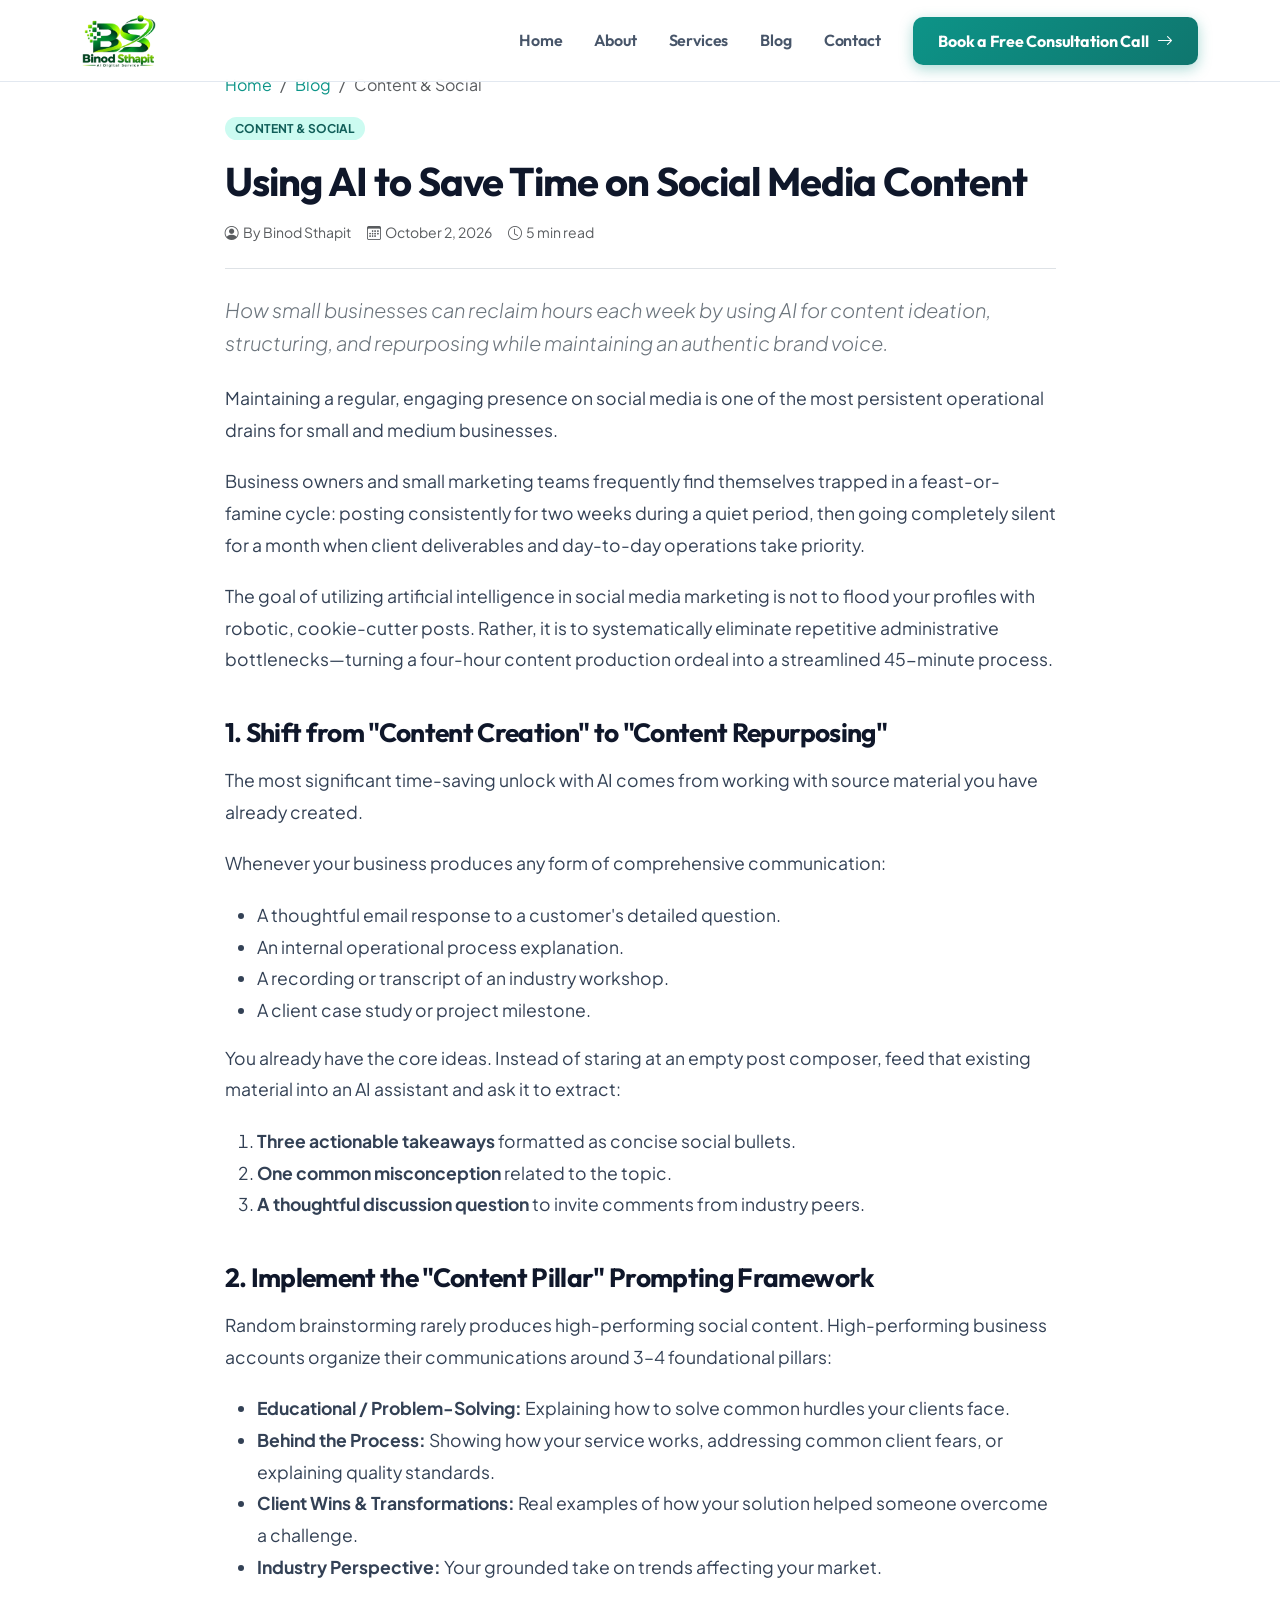
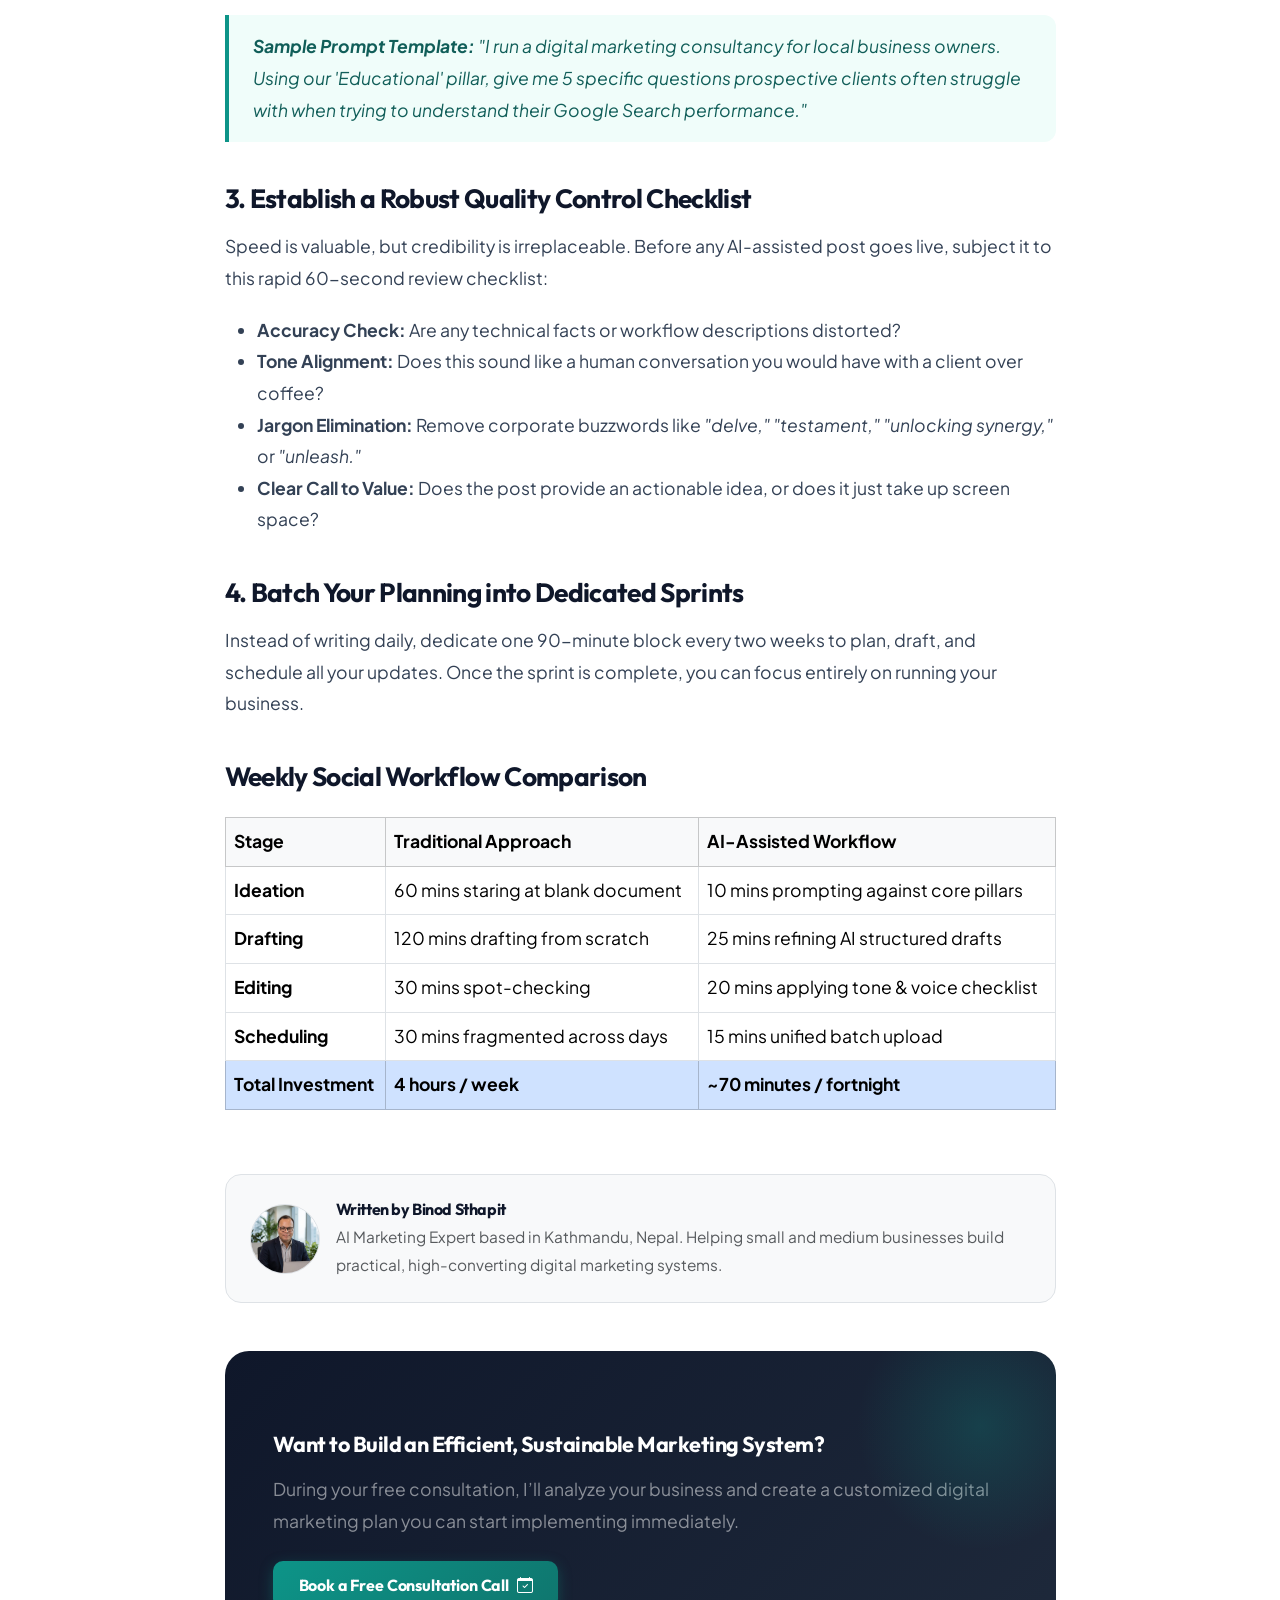
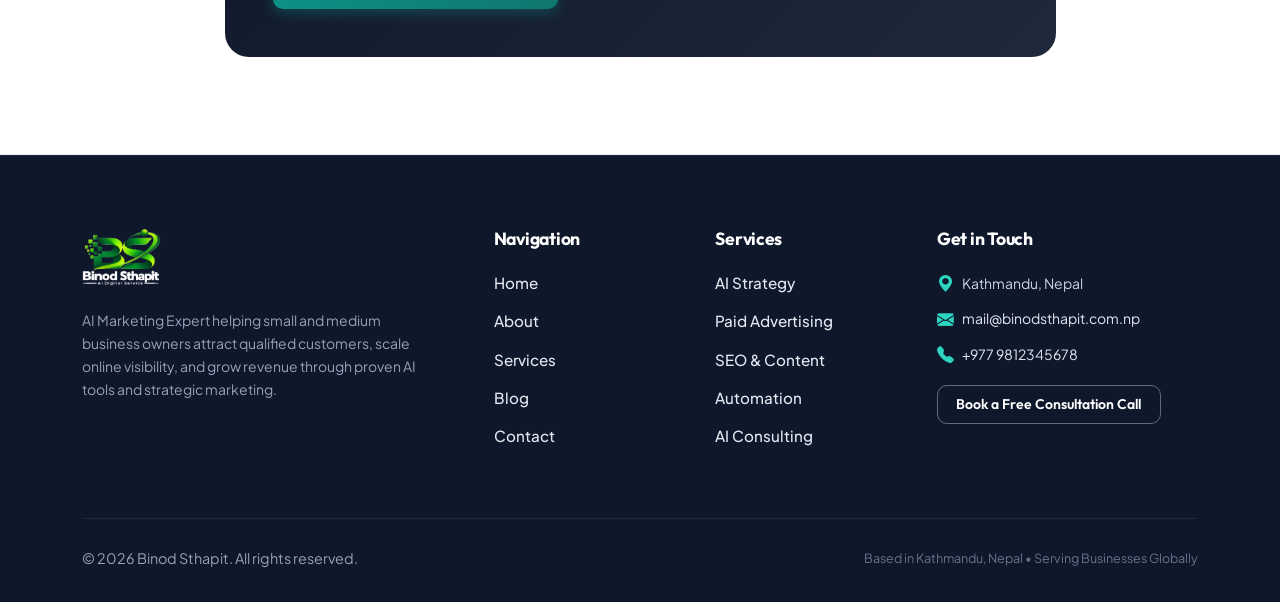
<file: article-ai-social-media.html>
<!DOCTYPE html>
<html lang="en">
<head>
  <meta charset="UTF-8">
  <meta name="viewport" content="width=device-width, initial-scale=1.0">
  <title>Using AI to Save Time on Social Media Content | Binod Sthapit</title>
  <meta name="description" content="How small businesses can reclaim hours each week by using AI for content ideation, structuring, and repurposing while maintaining an authentic brand voice.">
  <link rel="canonical" href="https://binodsthapit.com.np/article-ai-social-media.html">

  <!-- Open Graph -->
  <meta property="og:type" content="article">
  <meta property="og:url" content="https://binodsthapit.com.np/article-ai-social-media.html">
  <meta property="og:title" content="Using AI to Save Time on Social Media Content">
  <meta property="og:description" content="Reclaim hours each week by using AI for content ideation, structuring, and repurposing while keeping your authentic brand voice.">
  <meta property="og:image" content="assets/images/og-image.svg">

  <link rel="icon" type="image/svg+xml" href="assets/images/favicon.svg">
  <link rel="preconnect" href="https://fonts.googleapis.com">
  <link rel="preconnect" href="https://fonts.gstatic.com" crossorigin>
  <link href="https://fonts.googleapis.com/css2?family=Outfit:wght@500;600;700;800;900&family=Plus+Jakarta+Sans:ital,wght@0,400;0,500;0,600;0,700;0,800;1,400&display=swap" rel="stylesheet">
  <link rel="stylesheet" href="https://cdn.jsdelivr.net/npm/bootstrap@5.3.3/dist/css/bootstrap.min.css">
  <link rel="stylesheet" href="https://cdn.jsdelivr.net/npm/bootstrap-icons@1.11.3/font/bootstrap-icons.min.css">
  <link rel="stylesheet" href="assets/css/style.css">
</head>
<body>

  <a href="#main-content" class="skip-to-content">Skip to main content</a>

  <!-- Header -->
  <header>
    <nav class="navbar navbar-expand-lg navbar-custom fixed-top" aria-label="Main navigation">
      <div class="container">
        <a class="navbar-brand navbar-brand-custom" href="index.html" aria-label="Binod Sthapit - AI Digital Service Home">
          <img src="assets/images/logo.png" alt="Binod Sthapit - AI Digital Service" class="site-logo">
        </a>
        <button class="navbar-toggler" type="button" data-bs-toggle="collapse" data-bs-target="#mainNavbarNav" aria-controls="mainNavbarNav" aria-expanded="false" aria-label="Toggle navigation">
          <span class="navbar-toggler-icon"></span>
        </button>
        <div class="collapse navbar-collapse" id="mainNavbarNav">
          <ul class="navbar-nav ms-auto mb-2 mb-lg-0 align-items-lg-center">
            <li class="nav-item">
              <a class="nav-link" href="index.html">Home</a>
            </li>
            <li class="nav-item">
              <a class="nav-link" href="about.html">About</a>
            </li>
            <li class="nav-item">
              <a class="nav-link" href="services.html">Services</a>
            </li>
            <li class="nav-item">
              <a class="nav-link active" aria-current="page" href="blog.html">Blog</a>
            </li>
            <li class="nav-item">
              <a class="nav-link" href="contact.html">Contact</a>
            </li>
            <li class="nav-item ms-lg-3 mt-2 mt-lg-0">
              <a href="https://calendar.app.google/n4R95r7LdRjVfTHD9" target="_blank" rel="noopener noreferrer" class="btn btn-primary-cta booking-cta-btn">
                <span>Book a Free Consultation Call</span>
                <i class="bi bi-arrow-right"></i>
              </a>
            </li>
          </ul>
        </div>
      </div>
    </nav>
  </header>

  <!-- Main Content -->
  <main id="main-content">

    <article class="article-header pt-5">
      <div class="container pt-4">
        <div class="row justify-content-center">
          <div class="col-lg-9">
            
            <nav aria-label="breadcrumb" class="mb-3">
              <ol class="breadcrumb small">
                <li class="breadcrumb-item"><a href="index.html">Home</a></li>
                <li class="breadcrumb-item"><a href="blog.html">Blog</a></li>
                <li class="breadcrumb-item active" aria-current="page">Content & Social</li>
              </ol>
            </nav>



            <div class="mb-3">
              <span class="article-category-badge">Content & Social</span>
            </div>
            <h1 class="display-6 fw-bold text-navy mb-3">
              Using AI to Save Time on Social Media Content
            </h1>
            <div class="d-flex flex-wrap align-items-center gap-3 text-muted small pb-4 border-bottom">
              <span><i class="bi bi-person-circle me-1"></i>By Binod Sthapit</span>
              <span><i class="bi bi-calendar3 me-1"></i>October 2, 2026</span>
              <span><i class="bi bi-clock me-1"></i>5 min read</span>
            </div>

            <div class="lead text-secondary my-4 font-italic">
              How small businesses can reclaim hours each week by using AI for content ideation, structuring, and repurposing while maintaining an authentic brand voice.
            </div>

            <div class="article-content">
              <p>
                Maintaining a regular, engaging presence on social media is one of the most persistent operational drains for small and medium businesses. 
              </p>
              <p>
                Business owners and small marketing teams frequently find themselves trapped in a feast-or-famine cycle: posting consistently for two weeks during a quiet period, then going completely silent for a month when client deliverables and day-to-day operations take priority.
              </p>
              <p>
                The goal of utilizing artificial intelligence in social media marketing is not to flood your profiles with robotic, cookie-cutter posts. Rather, it is to systematically eliminate repetitive administrative bottlenecks—turning a four-hour content production ordeal into a streamlined 45-minute process.
              </p>

              <h2>1. Shift from "Content Creation" to "Content Repurposing"</h2>
              <p>
                The most significant time-saving unlock with AI comes from working with source material you have already created.
              </p>
              <p>
                Whenever your business produces any form of comprehensive communication:
              </p>
              <ul>
                <li>A thoughtful email response to a customer's detailed question.</li>
                <li>An internal operational process explanation.</li>
                <li>A recording or transcript of an industry workshop.</li>
                <li>A client case study or project milestone.</li>
              </ul>
              <p>
                You already have the core ideas. Instead of staring at an empty post composer, feed that existing material into an AI assistant and ask it to extract:
              </p>
              <ol>
                <li><strong>Three actionable takeaways</strong> formatted as concise social bullets.</li>
                <li><strong>One common misconception</strong> related to the topic.</li>
                <li><strong>A thoughtful discussion question</strong> to invite comments from industry peers.</li>
              </ol>

              <h2>2. Implement the "Content Pillar" Prompting Framework</h2>
              <p>
                Random brainstorming rarely produces high-performing social content. High-performing business accounts organize their communications around 3–4 foundational pillars:
              </p>
              <ul>
                <li><strong>Educational / Problem-Solving:</strong> Explaining how to solve common hurdles your clients face.</li>
                <li><strong>Behind the Process:</strong> Showing how your service works, addressing common client fears, or explaining quality standards.</li>
                <li><strong>Client Wins & Transformations:</strong> Real examples of how your solution helped someone overcome a challenge.</li>
                <li><strong>Industry Perspective:</strong> Your grounded take on trends affecting your market.</li>
              </ul>

              <blockquote>
                <strong>Sample Prompt Template:</strong> <em>"I run a digital marketing consultancy for local business owners. Using our 'Educational' pillar, give me 5 specific questions prospective clients often struggle with when trying to understand their Google Search performance."</em>
              </blockquote>

              <h2>3. Establish a Robust Quality Control Checklist</h2>
              <p>
                Speed is valuable, but credibility is irreplaceable. Before any AI-assisted post goes live, subject it to this rapid 60-second review checklist:
              </p>
              <ul>
                <li><strong>Accuracy Check:</strong> Are any technical facts or workflow descriptions distorted?</li>
                <li><strong>Tone Alignment:</strong> Does this sound like a human conversation you would have with a client over coffee?</li>
                <li><strong>Jargon Elimination:</strong> Remove corporate buzzwords like <em>"delve," "testament," "unlocking synergy,"</em> or <em>"unleash."</em></li>
                <li><strong>Clear Call to Value:</strong> Does the post provide an actionable idea, or does it just take up screen space?</li>
              </ul>

              <h2>4. Batch Your Planning into Dedicated Sprints</h2>
              <p>
                Instead of writing daily, dedicate one 90-minute block every two weeks to plan, draft, and schedule all your updates. Once the sprint is complete, you can focus entirely on running your business.
              </p>

              <h2>Weekly Social Workflow Comparison</h2>
              <div class="table-responsive my-4">
                <table class="table table-bordered">
                  <thead class="table-light">
                    <tr>
                      <th>Stage</th>
                      <th>Traditional Approach</th>
                      <th>AI-Assisted Workflow</th>
                    </tr>
                  </thead>
                  <tbody>
                    <tr>
                      <td><strong>Ideation</strong></td>
                      <td>60 mins staring at blank document</td>
                      <td>10 mins prompting against core pillars</td>
                    </tr>
                    <tr>
                      <td><strong>Drafting</strong></td>
                      <td>120 mins drafting from scratch</td>
                      <td>25 mins refining AI structured drafts</td>
                    </tr>
                    <tr>
                      <td><strong>Editing</strong></td>
                      <td>30 mins spot-checking</td>
                      <td>20 mins applying tone & voice checklist</td>
                    </tr>
                    <tr>
                      <td><strong>Scheduling</strong></td>
                      <td>30 mins fragmented across days</td>
                      <td>15 mins unified batch upload</td>
                    </tr>
                    <tr class="table-primary fw-bold">
                      <td>Total Investment</td>
                      <td>4 hours / week</td>
                      <td>~70 minutes / fortnight</td>
                    </tr>
                  </tbody>
                </table>
              </div>

              <!-- Author Box -->
              <div class="p-4 bg-light rounded-4 border my-5 d-flex align-items-center gap-3">
                <img src="assets/images/headshot-square.jpg" alt="Binod Sthapit" width="70" height="70" class="rounded-circle border" style="object-fit: cover;">
                <div>
                  <h4 class="h6 fw-bold text-navy mb-1">Written by Binod Sthapit</h4>
                  <p class="small text-muted mb-0">AI Marketing Expert based in Kathmandu, Nepal. Helping small and medium businesses build practical, high-converting digital marketing systems.</p>
                </div>
              </div>

              <!-- Closing Consultation CTA -->
              <div class="consultation-banner p-4 p-md-5 my-5">
                <h3 class="h3 fw-bold mb-3 text-white">Want to Build an Efficient, Sustainable Marketing System?</h3>
                <p class="text-white-50 mb-4">
                  During your free consultation, I’ll analyze your business and create a customized digital marketing plan you can start implementing immediately.
                </p>
                <a href="https://calendar.app.google/n4R95r7LdRjVfTHD9" target="_blank" rel="noopener noreferrer" class="btn btn-primary-cta booking-cta-btn bg-white text-dark">
                  <span>Book a Free Consultation Call</span>
                  <i class="bi bi-calendar-check"></i>
                </a>
              </div>

            </div>
          </div>
        </div>
      </div>
    </article>

  </main>

  <!-- Shared Footer -->
  <footer class="footer-custom" aria-label="Site footer">
    <div class="container">
      <div class="row g-4 justify-content-between">
        <div class="col-lg-4">
          <div class="mb-3">
            <a href="index.html" class="d-inline-block" aria-label="Binod Sthapit Home">
              <img src="assets/images/logo-footer.png" alt="Binod Sthapit - AI Digital Service" class="footer-logo">
            </a>
          </div>
          <p class="small text-muted mb-4">
            AI Marketing Expert helping small and medium business owners attract qualified customers, scale online visibility, and grow revenue through proven AI tools and strategic marketing.
          </p>
          <div class="social-profiles-container">
            <div id="footerSocialLinks" class="d-flex align-items-center"></div>
          </div>
        </div>
        <div class="col-6 col-md-3 col-lg-2">
          <h5>Navigation</h5>
          <ul class="footer-links">
            <li><a href="index.html">Home</a></li>
            <li><a href="about.html">About</a></li>
            <li><a href="services.html">Services</a></li>
            <li><a href="blog.html">Blog</a></li>
            <li><a href="contact.html">Contact</a></li>
          </ul>
        </div>
        <div class="col-6 col-md-3 col-lg-2">
          <h5>Services</h5>
          <ul class="footer-links">
            <li><a href="services.html#ai-marketing-strategy">AI Strategy</a></li>
            <li><a href="services.html#paid-ads-management">Paid Advertising</a></li>
            <li><a href="services.html#seo-ai-content">SEO & Content</a></li>
            <li><a href="services.html#email-marketing-automation">Automation</a></li>
            <li><a href="services.html#ai-tools-consulting">AI Consulting</a></li>
          </ul>
        </div>
        <div class="col-md-6 col-lg-3">
          <h5>Get in Touch</h5>
          <p class="small mb-2"><i class="bi bi-geo-alt-fill text-teal me-2"></i>Kathmandu, Nepal</p>
          <p class="small mb-2"><i class="bi bi-envelope-fill text-teal me-2"></i><a href="mailto:mail@binodsthapit.com.np">mail@binodsthapit.com.np</a></p>
          <p class="small mb-3"><i class="bi bi-telephone-fill text-teal me-2"></i><a href="tel:+9779812345678">+977 9812345678</a></p>
          <a href="https://calendar.app.google/n4R95r7LdRjVfTHD9" target="_blank" rel="noopener noreferrer" class="btn btn-outline-light btn-sm booking-cta-btn">
            Book a Free Consultation Call
          </a>
        </div>
      </div>
      <div class="footer-bottom d-flex flex-wrap justify-content-between align-items-center">
        <p class="mb-0">&copy; <span class="current-year">2026</span> Binod Sthapit. All rights reserved.</p>
        <p class="mb-0 text-muted small">Based in Kathmandu, Nepal • Serving Businesses Globally</p>
      </div>
    </div>
  </footer>

  <!-- Scripts -->
  <script src="https://code.jquery.com/jquery-3.7.1.min.js"></script>
  <script src="https://cdn.jsdelivr.net/npm/bootstrap@5.3.3/dist/js/bootstrap.bundle.min.js"></script>
  <script src="assets/js/config.js"></script>
  <script src="assets/js/main.js"></script>
</body>
</html>
</file>
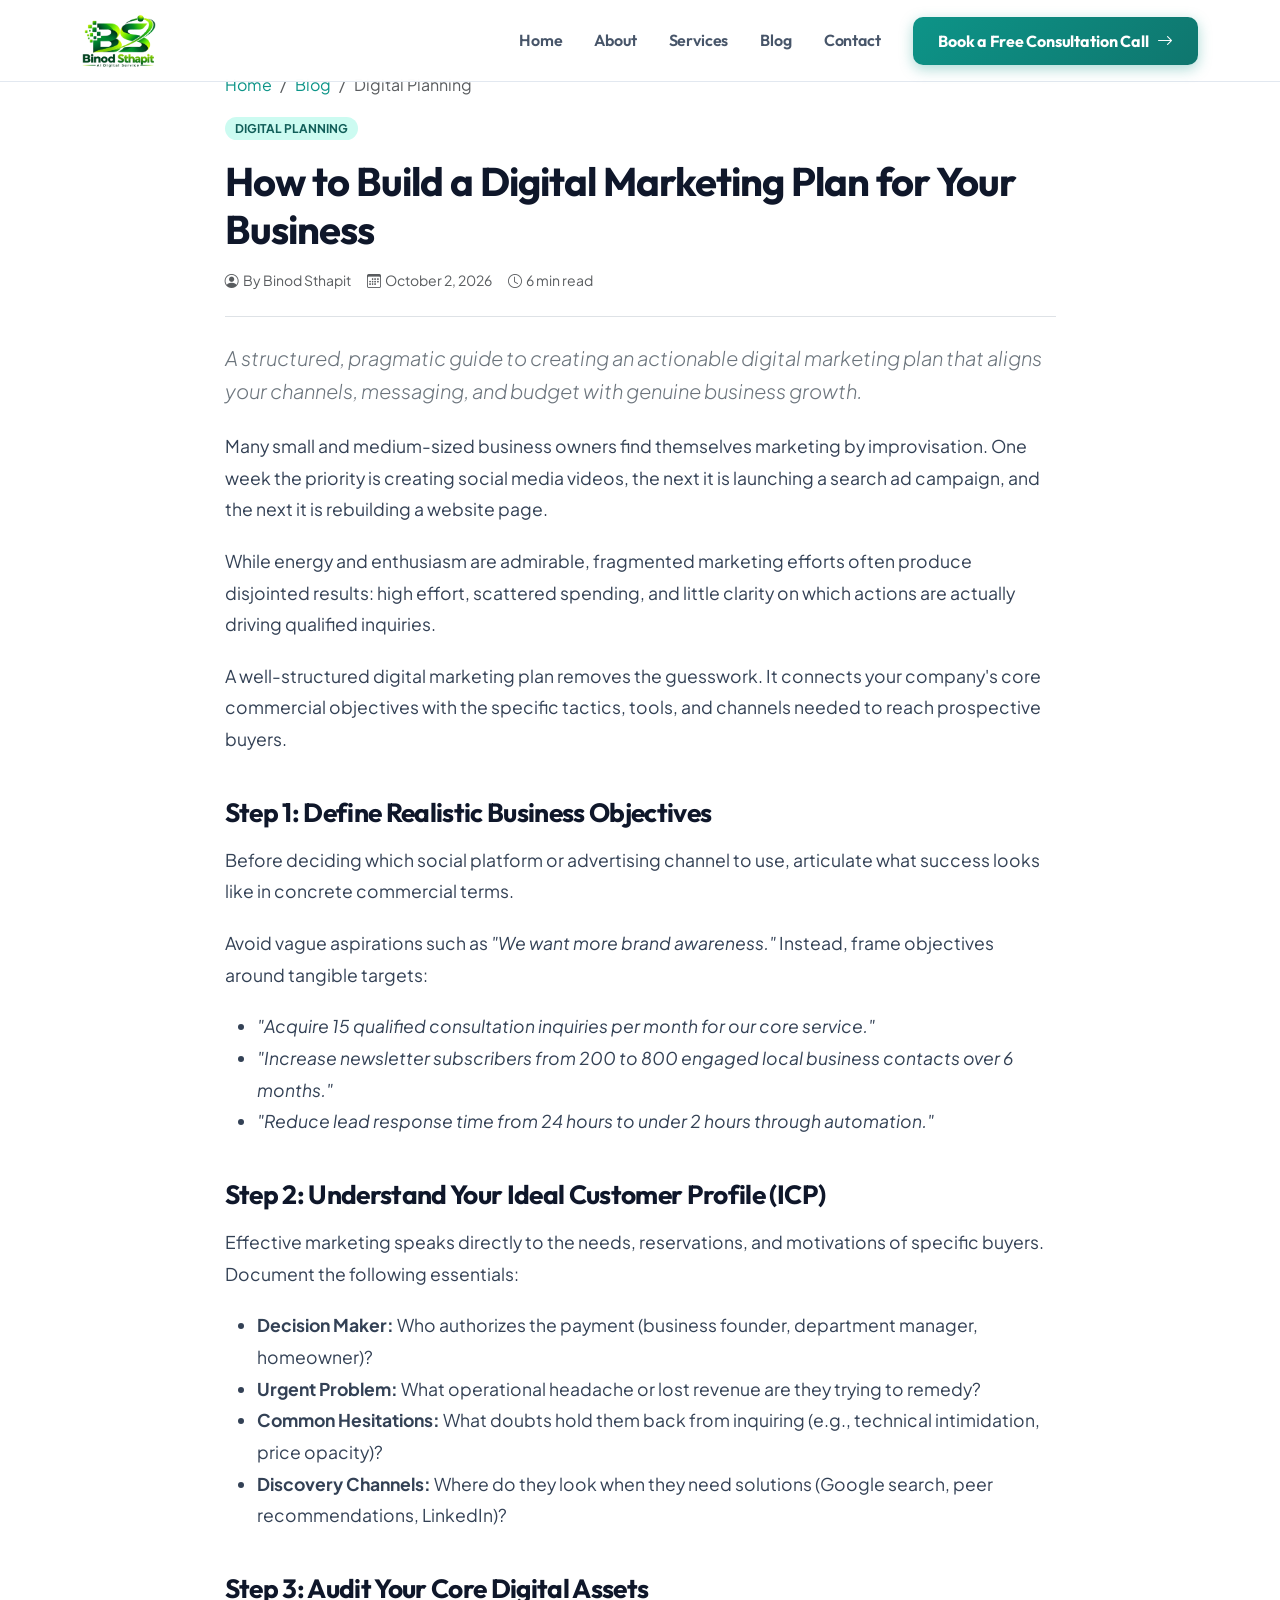
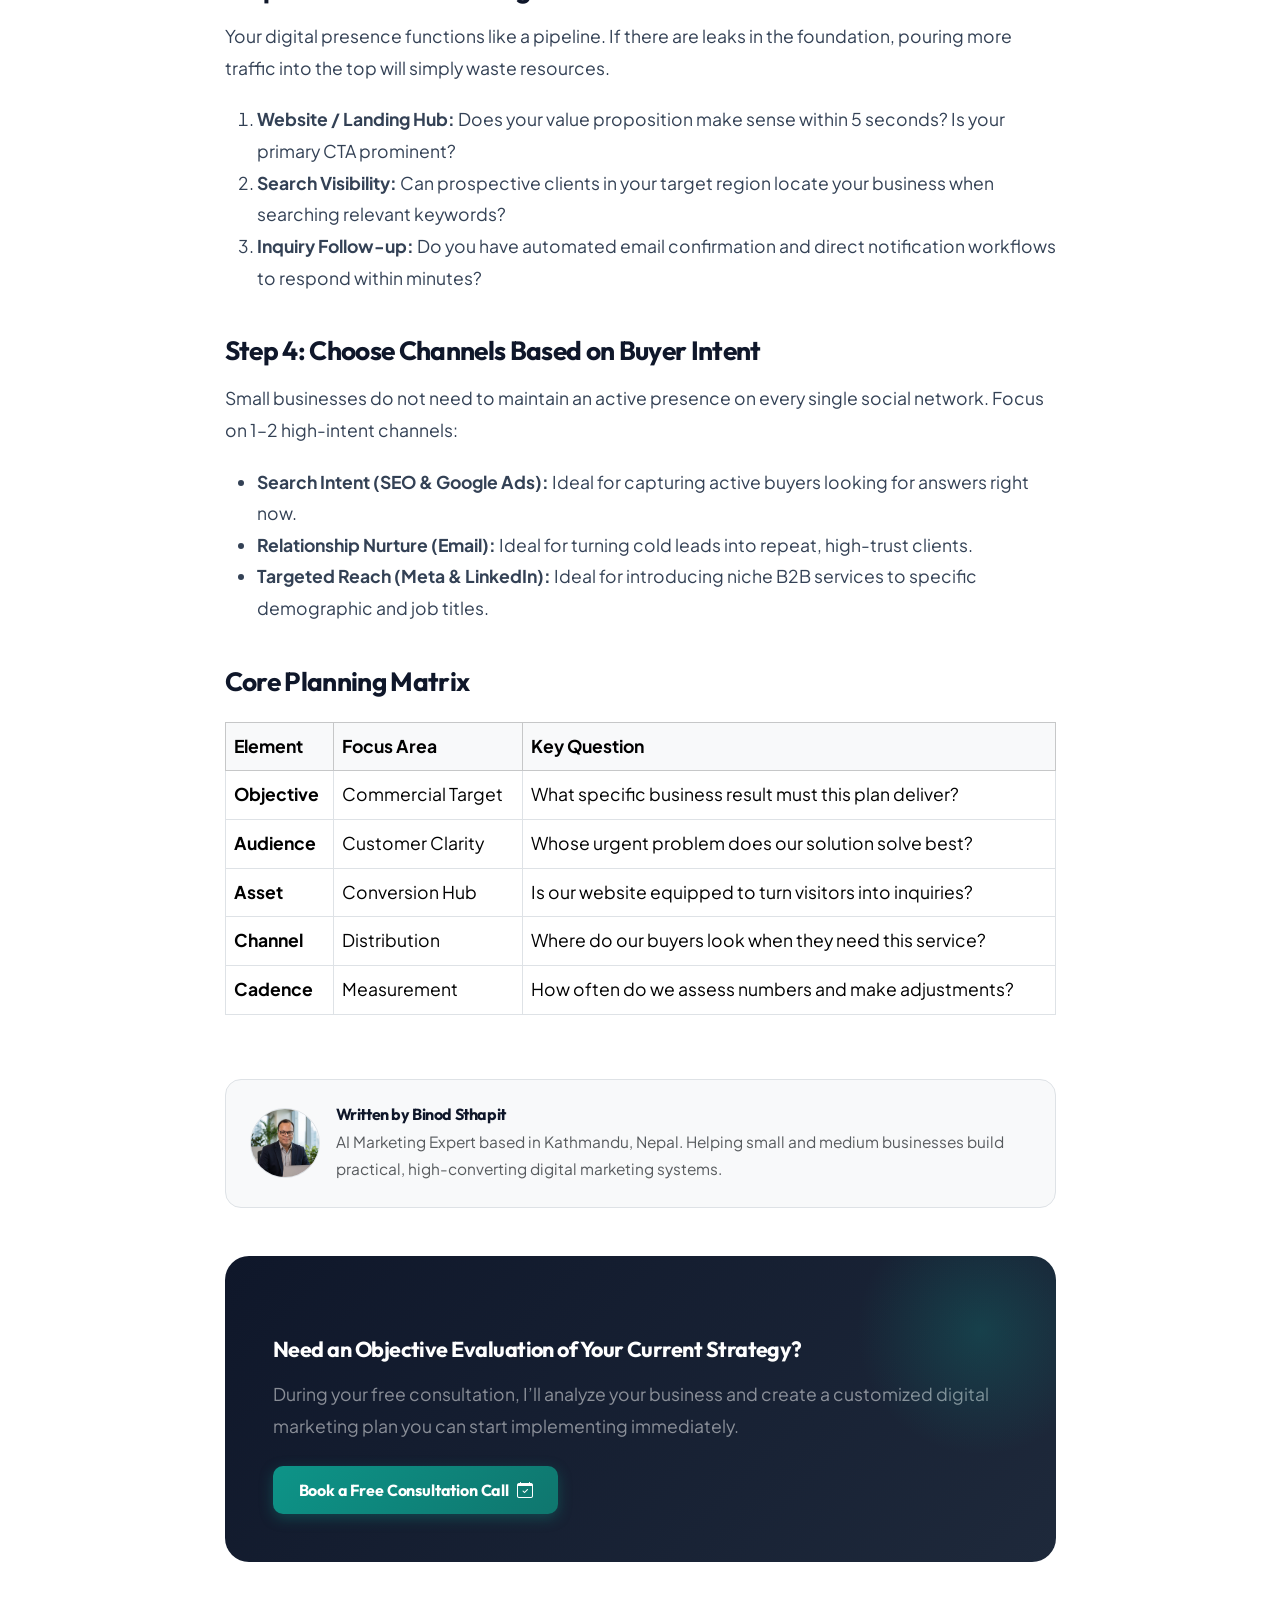
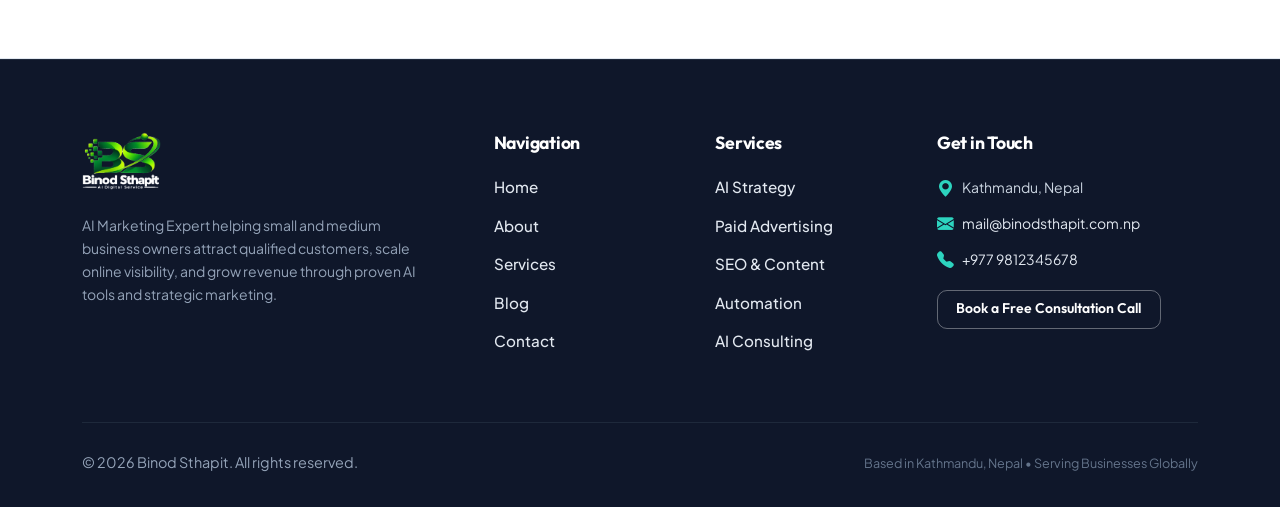
<file: article-digital-marketing-plan.html>
<!DOCTYPE html>
<html lang="en">
<head>
  <meta charset="UTF-8">
  <meta name="viewport" content="width=device-width, initial-scale=1.0">
  <title>How to Build a Digital Marketing Plan for Your Business | Binod Sthapit</title>
  <meta name="description" content="A structured, pragmatic guide to creating an actionable digital marketing plan that aligns your channels, messaging, and budget with genuine business growth.">
  <link rel="canonical" href="https://binodsthapit.com.np/article-digital-marketing-plan.html">

  <!-- Open Graph -->
  <meta property="og:type" content="article">
  <meta property="og:url" content="https://binodsthapit.com.np/article-digital-marketing-plan.html">
  <meta property="og:title" content="How to Build a Digital Marketing Plan for Your Business">
  <meta property="og:description" content="A structured, pragmatic guide to creating an actionable digital marketing plan.">
  <meta property="og:image" content="assets/images/og-image.svg">

  <link rel="icon" type="image/svg+xml" href="assets/images/favicon.svg">
  <link rel="preconnect" href="https://fonts.googleapis.com">
  <link rel="preconnect" href="https://fonts.gstatic.com" crossorigin>
  <link href="https://fonts.googleapis.com/css2?family=Outfit:wght@500;600;700;800;900&family=Plus+Jakarta+Sans:ital,wght@0,400;0,500;0,600;0,700;0,800;1,400&display=swap" rel="stylesheet">
  <link rel="stylesheet" href="https://cdn.jsdelivr.net/npm/bootstrap@5.3.3/dist/css/bootstrap.min.css">
  <link rel="stylesheet" href="https://cdn.jsdelivr.net/npm/bootstrap-icons@1.11.3/font/bootstrap-icons.min.css">
  <link rel="stylesheet" href="assets/css/style.css">
</head>
<body>

  <a href="#main-content" class="skip-to-content">Skip to main content</a>

  <!-- Header -->
  <header>
    <nav class="navbar navbar-expand-lg navbar-custom fixed-top" aria-label="Main navigation">
      <div class="container">
        <a class="navbar-brand navbar-brand-custom" href="index.html" aria-label="Binod Sthapit - AI Digital Service Home">
          <img src="assets/images/logo.png" alt="Binod Sthapit - AI Digital Service" class="site-logo">
        </a>
        <button class="navbar-toggler" type="button" data-bs-toggle="collapse" data-bs-target="#mainNavbarNav" aria-controls="mainNavbarNav" aria-expanded="false" aria-label="Toggle navigation">
          <span class="navbar-toggler-icon"></span>
        </button>
        <div class="collapse navbar-collapse" id="mainNavbarNav">
          <ul class="navbar-nav ms-auto mb-2 mb-lg-0 align-items-lg-center">
            <li class="nav-item">
              <a class="nav-link" href="index.html">Home</a>
            </li>
            <li class="nav-item">
              <a class="nav-link" href="about.html">About</a>
            </li>
            <li class="nav-item">
              <a class="nav-link" href="services.html">Services</a>
            </li>
            <li class="nav-item">
              <a class="nav-link active" aria-current="page" href="blog.html">Blog</a>
            </li>
            <li class="nav-item">
              <a class="nav-link" href="contact.html">Contact</a>
            </li>
            <li class="nav-item ms-lg-3 mt-2 mt-lg-0">
              <a href="https://calendar.app.google/n4R95r7LdRjVfTHD9" target="_blank" rel="noopener noreferrer" class="btn btn-primary-cta booking-cta-btn">
                <span>Book a Free Consultation Call</span>
                <i class="bi bi-arrow-right"></i>
              </a>
            </li>
          </ul>
        </div>
      </div>
    </nav>
  </header>

  <!-- Main Content -->
  <main id="main-content">

    <article class="article-header pt-5">
      <div class="container pt-4">
        <div class="row justify-content-center">
          <div class="col-lg-9">
            
            <nav aria-label="breadcrumb" class="mb-3">
              <ol class="breadcrumb small">
                <li class="breadcrumb-item"><a href="index.html">Home</a></li>
                <li class="breadcrumb-item"><a href="blog.html">Blog</a></li>
                <li class="breadcrumb-item active" aria-current="page">Digital Planning</li>
              </ol>
            </nav>



            <div class="mb-3">
              <span class="article-category-badge">Digital Planning</span>
            </div>
            <h1 class="display-6 fw-bold text-navy mb-3">
              How to Build a Digital Marketing Plan for Your Business
            </h1>
            <div class="d-flex flex-wrap align-items-center gap-3 text-muted small pb-4 border-bottom">
              <span><i class="bi bi-person-circle me-1"></i>By Binod Sthapit</span>
              <span><i class="bi bi-calendar3 me-1"></i>October 2, 2026</span>
              <span><i class="bi bi-clock me-1"></i>6 min read</span>
            </div>

            <div class="lead text-secondary my-4 font-italic">
              A structured, pragmatic guide to creating an actionable digital marketing plan that aligns your channels, messaging, and budget with genuine business growth.
            </div>

            <div class="article-content">
              <p>
                Many small and medium-sized business owners find themselves marketing by improvisation. One week the priority is creating social media videos, the next it is launching a search ad campaign, and the next it is rebuilding a website page.
              </p>
              <p>
                While energy and enthusiasm are admirable, fragmented marketing efforts often produce disjointed results: high effort, scattered spending, and little clarity on which actions are actually driving qualified inquiries.
              </p>
              <p>
                A well-structured digital marketing plan removes the guesswork. It connects your company's core commercial objectives with the specific tactics, tools, and channels needed to reach prospective buyers.
              </p>

              <h2>Step 1: Define Realistic Business Objectives</h2>
              <p>
                Before deciding which social platform or advertising channel to use, articulate what success looks like in concrete commercial terms.
              </p>
              <p>
                Avoid vague aspirations such as <em>"We want more brand awareness."</em> Instead, frame objectives around tangible targets:
              </p>
              <ul>
                <li><em>"Acquire 15 qualified consultation inquiries per month for our core service."</em></li>
                <li><em>"Increase newsletter subscribers from 200 to 800 engaged local business contacts over 6 months."</em></li>
                <li><em>"Reduce lead response time from 24 hours to under 2 hours through automation."</em></li>
              </ul>

              <h2>Step 2: Understand Your Ideal Customer Profile (ICP)</h2>
              <p>
                Effective marketing speaks directly to the needs, reservations, and motivations of specific buyers. Document the following essentials:
              </p>
              <ul>
                <li><strong>Decision Maker:</strong> Who authorizes the payment (business founder, department manager, homeowner)?</li>
                <li><strong>Urgent Problem:</strong> What operational headache or lost revenue are they trying to remedy?</li>
                <li><strong>Common Hesitations:</strong> What doubts hold them back from inquiring (e.g., technical intimidation, price opacity)?</li>
                <li><strong>Discovery Channels:</strong> Where do they look when they need solutions (Google search, peer recommendations, LinkedIn)?</li>
              </ul>

              <h2>Step 3: Audit Your Core Digital Assets</h2>
              <p>
                Your digital presence functions like a pipeline. If there are leaks in the foundation, pouring more traffic into the top will simply waste resources.
              </p>
              <ol>
                <li><strong>Website / Landing Hub:</strong> Does your value proposition make sense within 5 seconds? Is your primary CTA prominent?</li>
                <li><strong>Search Visibility:</strong> Can prospective clients in your target region locate your business when searching relevant keywords?</li>
                <li><strong>Inquiry Follow-up:</strong> Do you have automated email confirmation and direct notification workflows to respond within minutes?</li>
              </ol>

              <h2>Step 4: Choose Channels Based on Buyer Intent</h2>
              <p>
                Small businesses do not need to maintain an active presence on every single social network. Focus on 1–2 high-intent channels:
              </p>
              <ul>
                <li><strong>Search Intent (SEO & Google Ads):</strong> Ideal for capturing active buyers looking for answers right now.</li>
                <li><strong>Relationship Nurture (Email):</strong> Ideal for turning cold leads into repeat, high-trust clients.</li>
                <li><strong>Targeted Reach (Meta & LinkedIn):</strong> Ideal for introducing niche B2B services to specific demographic and job titles.</li>
              </ul>

              <h2>Core Planning Matrix</h2>
              <div class="table-responsive my-4">
                <table class="table table-bordered">
                  <thead class="table-light">
                    <tr>
                      <th>Element</th>
                      <th>Focus Area</th>
                      <th>Key Question</th>
                    </tr>
                  </thead>
                  <tbody>
                    <tr>
                      <td><strong>Objective</strong></td>
                      <td>Commercial Target</td>
                      <td>What specific business result must this plan deliver?</td>
                    </tr>
                    <tr>
                      <td><strong>Audience</strong></td>
                      <td>Customer Clarity</td>
                      <td>Whose urgent problem does our solution solve best?</td>
                    </tr>
                    <tr>
                      <td><strong>Asset</strong></td>
                      <td>Conversion Hub</td>
                      <td>Is our website equipped to turn visitors into inquiries?</td>
                    </tr>
                    <tr>
                      <td><strong>Channel</strong></td>
                      <td>Distribution</td>
                      <td>Where do our buyers look when they need this service?</td>
                    </tr>
                    <tr>
                      <td><strong>Cadence</strong></td>
                      <td>Measurement</td>
                      <td>How often do we assess numbers and make adjustments?</td>
                    </tr>
                  </tbody>
                </table>
              </div>

              <!-- Author Box -->
              <div class="p-4 bg-light rounded-4 border my-5 d-flex align-items-center gap-3">
                <img src="assets/images/headshot-square.jpg" alt="Binod Sthapit" width="70" height="70" class="rounded-circle border" style="object-fit: cover;">
                <div>
                  <h4 class="h6 fw-bold text-navy mb-1">Written by Binod Sthapit</h4>
                  <p class="small text-muted mb-0">AI Marketing Expert based in Kathmandu, Nepal. Helping small and medium businesses build practical, high-converting digital marketing systems.</p>
                </div>
              </div>

              <!-- Closing Consultation CTA -->
              <div class="consultation-banner p-4 p-md-5 my-5">
                <h3 class="h3 fw-bold mb-3 text-white">Need an Objective Evaluation of Your Current Strategy?</h3>
                <p class="text-white-50 mb-4">
                  During your free consultation, I’ll analyze your business and create a customized digital marketing plan you can start implementing immediately.
                </p>
                <a href="https://calendar.app.google/n4R95r7LdRjVfTHD9" target="_blank" rel="noopener noreferrer" class="btn btn-primary-cta booking-cta-btn bg-white text-dark">
                  <span>Book a Free Consultation Call</span>
                  <i class="bi bi-calendar-check"></i>
                </a>
              </div>

            </div>
          </div>
        </div>
      </div>
    </article>

  </main>

  <!-- Shared Footer -->
  <footer class="footer-custom" aria-label="Site footer">
    <div class="container">
      <div class="row g-4 justify-content-between">
        <div class="col-lg-4">
          <div class="mb-3">
            <a href="index.html" class="d-inline-block" aria-label="Binod Sthapit Home">
              <img src="assets/images/logo-footer.png" alt="Binod Sthapit - AI Digital Service" class="footer-logo">
            </a>
          </div>
          <p class="small text-muted mb-4">
            AI Marketing Expert helping small and medium business owners attract qualified customers, scale online visibility, and grow revenue through proven AI tools and strategic marketing.
          </p>
          <div class="social-profiles-container">
            <div id="footerSocialLinks" class="d-flex align-items-center"></div>
          </div>
        </div>
        <div class="col-6 col-md-3 col-lg-2">
          <h5>Navigation</h5>
          <ul class="footer-links">
            <li><a href="index.html">Home</a></li>
            <li><a href="about.html">About</a></li>
            <li><a href="services.html">Services</a></li>
            <li><a href="blog.html">Blog</a></li>
            <li><a href="contact.html">Contact</a></li>
          </ul>
        </div>
        <div class="col-6 col-md-3 col-lg-2">
          <h5>Services</h5>
          <ul class="footer-links">
            <li><a href="services.html#ai-marketing-strategy">AI Strategy</a></li>
            <li><a href="services.html#paid-ads-management">Paid Advertising</a></li>
            <li><a href="services.html#seo-ai-content">SEO & Content</a></li>
            <li><a href="services.html#email-marketing-automation">Automation</a></li>
            <li><a href="services.html#ai-tools-consulting">AI Consulting</a></li>
          </ul>
        </div>
        <div class="col-md-6 col-lg-3">
          <h5>Get in Touch</h5>
          <p class="small mb-2"><i class="bi bi-geo-alt-fill text-teal me-2"></i>Kathmandu, Nepal</p>
          <p class="small mb-2"><i class="bi bi-envelope-fill text-teal me-2"></i><a href="mailto:mail@binodsthapit.com.np">mail@binodsthapit.com.np</a></p>
          <p class="small mb-3"><i class="bi bi-telephone-fill text-teal me-2"></i><a href="tel:+9779812345678">+977 9812345678</a></p>
          <a href="https://calendar.app.google/n4R95r7LdRjVfTHD9" target="_blank" rel="noopener noreferrer" class="btn btn-outline-light btn-sm booking-cta-btn">
            Book a Free Consultation Call
          </a>
        </div>
      </div>
      <div class="footer-bottom d-flex flex-wrap justify-content-between align-items-center">
        <p class="mb-0">&copy; <span class="current-year">2026</span> Binod Sthapit. All rights reserved.</p>
        <p class="mb-0 text-muted small">Based in Kathmandu, Nepal • Serving Businesses Globally</p>
      </div>
    </div>
  </footer>

  <!-- Scripts -->
  <script src="https://code.jquery.com/jquery-3.7.1.min.js"></script>
  <script src="https://cdn.jsdelivr.net/npm/bootstrap@5.3.3/dist/js/bootstrap.bundle.min.js"></script>
  <script src="assets/js/config.js"></script>
  <script src="assets/js/main.js"></script>
</body>
</html>
</file>
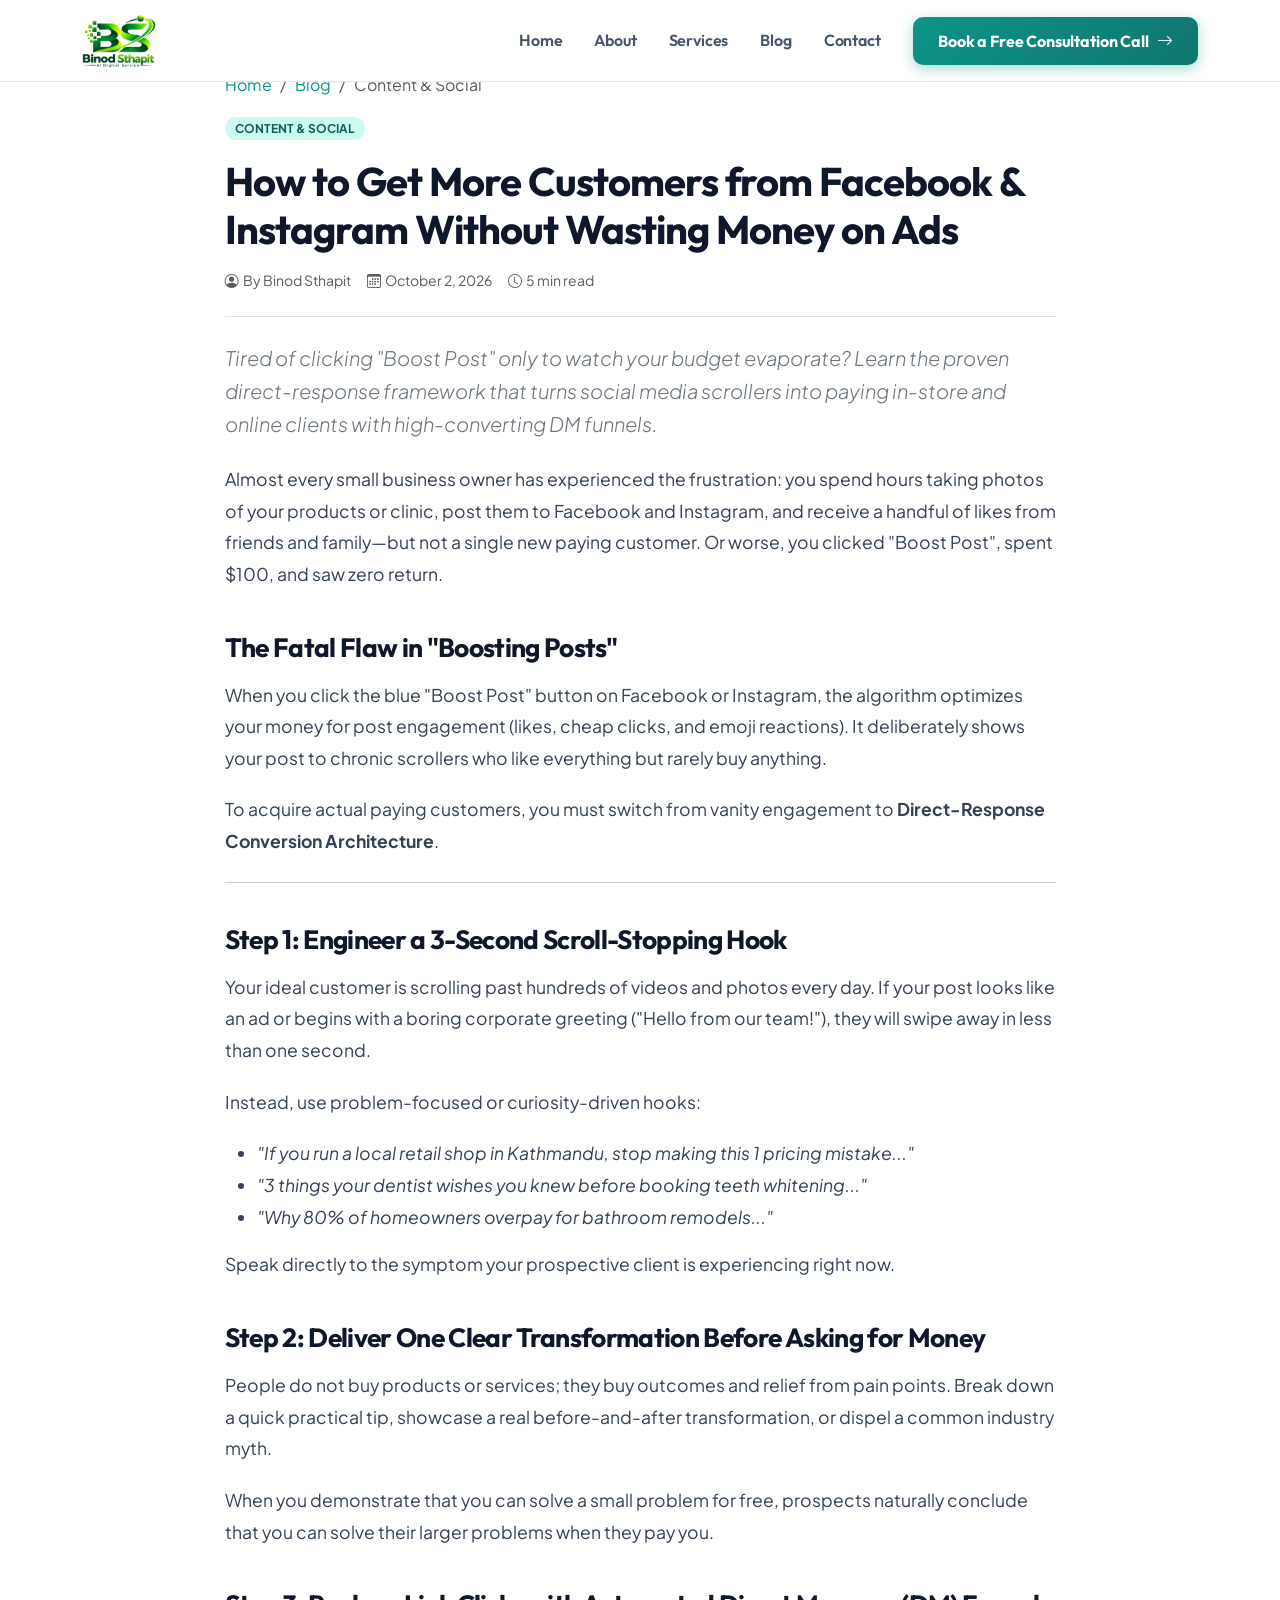
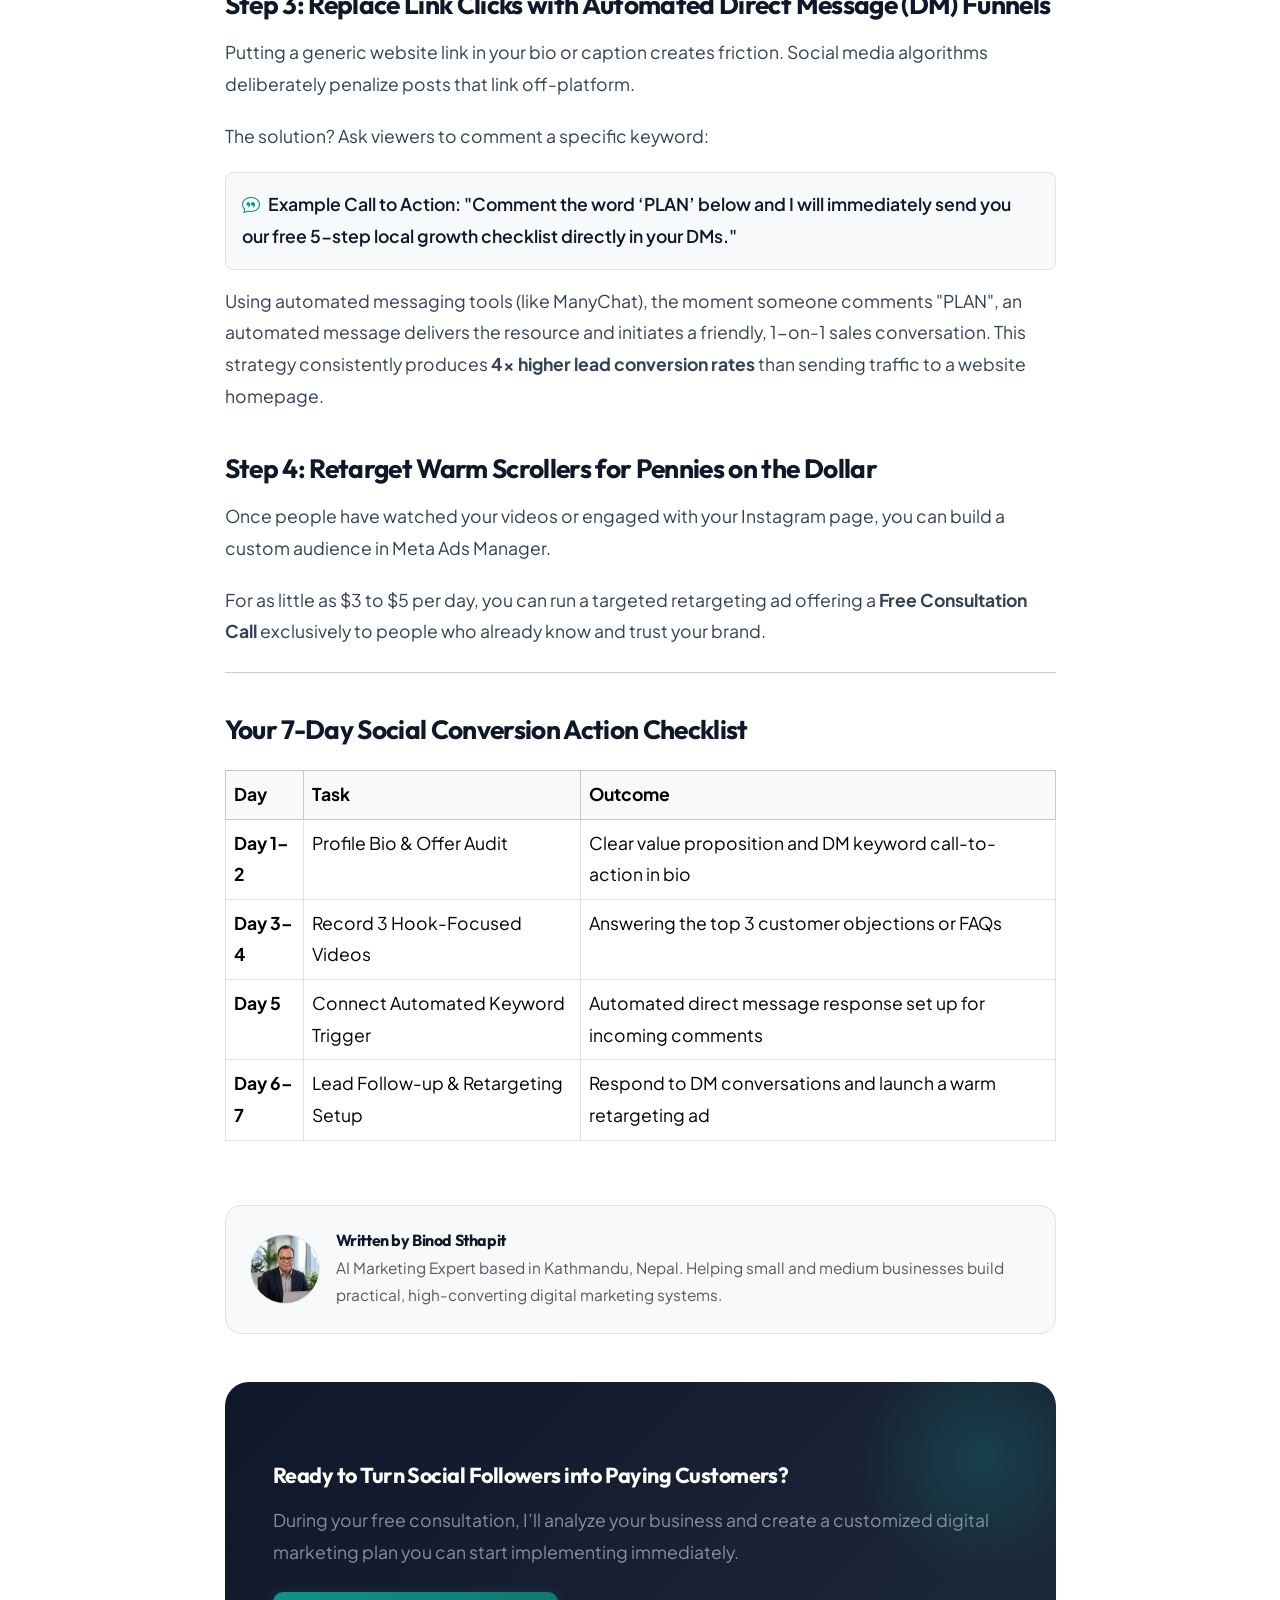
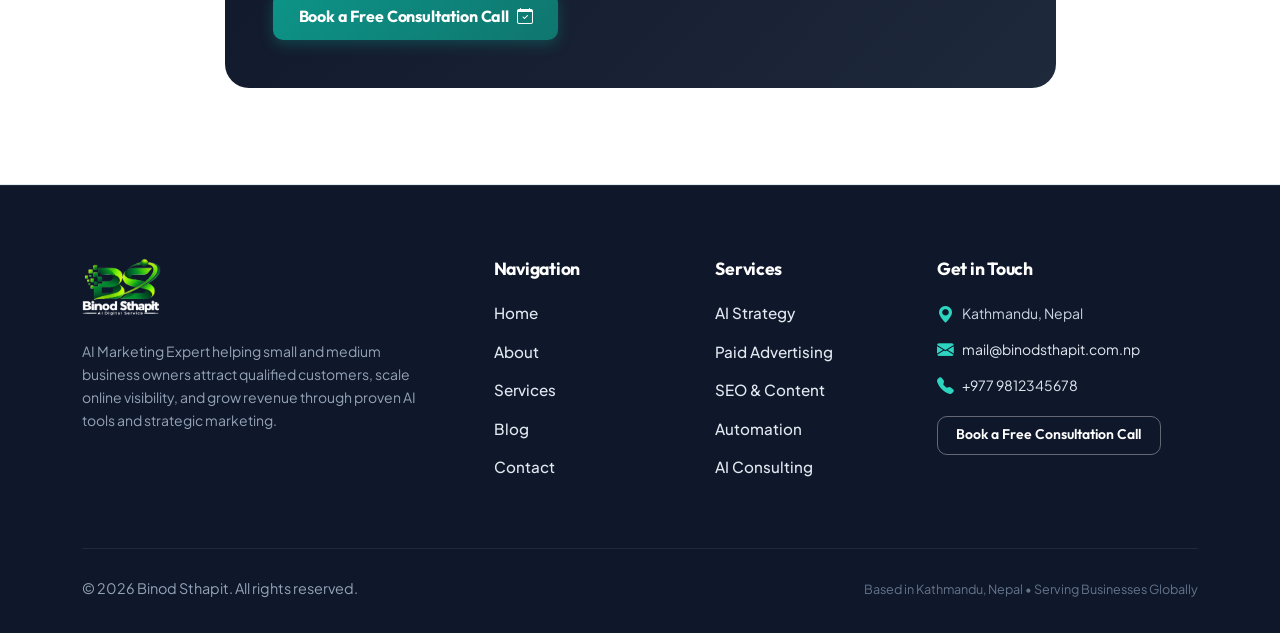
<file: article-how-to-get-more-customers-from-facebook-and-instagram.html>
<!DOCTYPE html>
<html lang="en">
<head>
  <meta charset="UTF-8">
  <meta name="viewport" content="width=device-width, initial-scale=1.0">
  <title>How to Get More Customers from Facebook & Instagram Without Wasting Money on Ads | Binod Sthapit</title>
  <meta name="description" content="Tired of clicking 'Boost Post' only to watch your budget evaporate? Learn the proven direct-response framework that turns social media scrollers into paying in-store and online clients.">
  <link rel="canonical" href="https://binodsthapit.com.np/article-how-to-get-more-customers-from-facebook-and-instagram.html">

  <!-- Open Graph -->
  <meta property="og:type" content="article">
  <meta property="og:url" content="https://binodsthapit.com.np/article-how-to-get-more-customers-from-facebook-and-instagram.html">
  <meta property="og:title" content="How to Get More Customers from Facebook & Instagram Without Wasting Money on Ads">
  <meta property="og:description" content="Stop wasting ad spend on vanity likes. Discover the high-converting framework for direct response customer acquisition on Meta.">
  <meta property="og:image" content="assets/images/og-image.svg">

  <link rel="icon" type="image/svg+xml" href="assets/images/favicon.svg">
  <link rel="preconnect" href="https://fonts.googleapis.com">
  <link rel="preconnect" href="https://fonts.gstatic.com" crossorigin>
  <link href="https://fonts.googleapis.com/css2?family=Outfit:wght@500;600;700;800;900&family=Plus+Jakarta+Sans:ital,wght@0,400;0,500;0,600;0,700;0,800;1,400&display=swap" rel="stylesheet">
  <link rel="stylesheet" href="https://cdn.jsdelivr.net/npm/bootstrap@5.3.3/dist/css/bootstrap.min.css">
  <link rel="stylesheet" href="https://cdn.jsdelivr.net/npm/bootstrap-icons@1.11.3/font/bootstrap-icons.min.css">
  <link rel="stylesheet" href="assets/css/style.css">
</head>
<body>

  <a href="#main-content" class="skip-to-content">Skip to main content</a>

  <!-- Header -->
  <header>
    <nav class="navbar navbar-expand-lg navbar-custom fixed-top" aria-label="Main navigation">
      <div class="container">
        <a class="navbar-brand navbar-brand-custom" href="index.html" aria-label="Binod Sthapit - AI Digital Service Home">
          <img src="assets/images/logo.png" alt="Binod Sthapit - AI Digital Service" class="site-logo">
        </a>
        <button class="navbar-toggler" type="button" data-bs-toggle="collapse" data-bs-target="#mainNavbarNav" aria-controls="mainNavbarNav" aria-expanded="false" aria-label="Toggle navigation">
          <span class="navbar-toggler-icon"></span>
        </button>
        <div class="collapse navbar-collapse" id="mainNavbarNav">
          <ul class="navbar-nav ms-auto mb-2 mb-lg-0 align-items-lg-center">
            <li class="nav-item">
              <a class="nav-link" href="index.html">Home</a>
            </li>
            <li class="nav-item">
              <a class="nav-link" href="about.html">About</a>
            </li>
            <li class="nav-item">
              <a class="nav-link" href="services.html">Services</a>
            </li>
            <li class="nav-item">
              <a class="nav-link active" aria-current="page" href="blog.html">Blog</a>
            </li>
            <li class="nav-item">
              <a class="nav-link" href="contact.html">Contact</a>
            </li>
            <li class="nav-item ms-lg-3 mt-2 mt-lg-0">
              <a href="https://calendar.app.google/n4R95r7LdRjVfTHD9" target="_blank" rel="noopener noreferrer" class="btn btn-primary-cta booking-cta-btn">
                <span>Book a Free Consultation Call</span>
                <i class="bi bi-arrow-right"></i>
              </a>
            </li>
          </ul>
        </div>
      </div>
    </nav>
  </header>

  <!-- Article Content -->
  <main id="main-content">

    <article class="article-header pt-5">
      <div class="container pt-4">
        <div class="row justify-content-center">
          <div class="col-lg-9">
            
            <!-- Breadcrumbs -->
            <nav aria-label="breadcrumb" class="mb-3">
              <ol class="breadcrumb small">
                <li class="breadcrumb-item"><a href="index.html">Home</a></li>
                <li class="breadcrumb-item"><a href="blog.html">Blog</a></li>
                <li class="breadcrumb-item active" aria-current="page">Content & Social</li>
              </ol>
            </nav>

            <!-- Title & Metadata -->
            <div class="mb-3">
              <span class="article-category-badge">Content & Social</span>
            </div>
            <h1 class="display-6 fw-bold text-navy mb-3">
              How to Get More Customers from Facebook & Instagram Without Wasting Money on Ads
            </h1>
            <div class="d-flex flex-wrap align-items-center gap-3 text-muted small pb-4 border-bottom">
              <span><i class="bi bi-person-circle me-1"></i>By Binod Sthapit</span>
              <span><i class="bi bi-calendar3 me-1"></i>October 2, 2026</span>
              <span><i class="bi bi-clock me-1"></i>5 min read</span>
            </div>

            <!-- Lead Excerpt -->
            <div class="lead text-secondary my-4 font-italic">
              Tired of clicking "Boost Post" only to watch your budget evaporate? Learn the proven direct-response framework that turns social media scrollers into paying in-store and online clients with high-converting DM funnels.
            </div>

            <!-- Body -->
            <div class="article-content">
              <p>
                Almost every small business owner has experienced the frustration: you spend hours taking photos of your products or clinic, post them to Facebook and Instagram, and receive a handful of likes from friends and family—but not a single new paying customer. Or worse, you clicked "Boost Post", spent $100, and saw zero return.
              </p>

              <h2>The Fatal Flaw in "Boosting Posts"</h2>
              <p>
                When you click the blue "Boost Post" button on Facebook or Instagram, the algorithm optimizes your money for post engagement (likes, cheap clicks, and emoji reactions). It deliberately shows your post to chronic scrollers who like everything but rarely buy anything.
              </p>
              <p>
                To acquire actual paying customers, you must switch from vanity engagement to <strong>Direct-Response Conversion Architecture</strong>.
              </p>

              <hr class="my-4">

              <h2>Step 1: Engineer a 3-Second Scroll-Stopping Hook</h2>
              <p>
                Your ideal customer is scrolling past hundreds of videos and photos every day. If your post looks like an ad or begins with a boring corporate greeting ("Hello from our team!"), they will swipe away in less than one second.
              </p>
              <p>
                Instead, use problem-focused or curiosity-driven hooks:
              </p>
              <ul>
                <li><em>"If you run a local retail shop in Kathmandu, stop making this 1 pricing mistake..."</em></li>
                <li><em>"3 things your dentist wishes you knew before booking teeth whitening..."</em></li>
                <li><em>"Why 80% of homeowners overpay for bathroom remodels..."</em></li>
              </ul>
              <p>
                Speak directly to the symptom your prospective client is experiencing right now.
              </p>

              <h2>Step 2: Deliver One Clear Transformation Before Asking for Money</h2>
              <p>
                People do not buy products or services; they buy outcomes and relief from pain points. Break down a quick practical tip, showcase a real before-and-after transformation, or dispel a common industry myth.
              </p>
              <p>
                When you demonstrate that you can solve a small problem for free, prospects naturally conclude that you can solve their larger problems when they pay you.
              </p>

              <h2>Step 3: Replace Link Clicks with Automated Direct Message (DM) Funnels</h2>
              <p>
                Putting a generic website link in your bio or caption creates friction. Social media algorithms deliberately penalize posts that link off-platform.
              </p>
              <p>
                The solution? Ask viewers to comment a specific keyword:
              </p>
              <div class="p-3 bg-light rounded-3 border my-3">
                <p class="mb-0 fw-semibold text-navy">
                  <i class="bi bi-chat-quote text-teal me-2"></i>Example Call to Action: "Comment the word ‘PLAN’ below and I will immediately send you our free 5-step local growth checklist directly in your DMs."
                </p>
              </div>
              <p>
                Using automated messaging tools (like ManyChat), the moment someone comments "PLAN", an automated message delivers the resource and initiates a friendly, 1-on-1 sales conversation. This strategy consistently produces <strong>4x higher lead conversion rates</strong> than sending traffic to a website homepage.
              </p>

              <h2>Step 4: Retarget Warm Scrollers for Pennies on the Dollar</h2>
              <p>
                Once people have watched your videos or engaged with your Instagram page, you can build a custom audience in Meta Ads Manager.
              </p>
              <p>
                For as little as $3 to $5 per day, you can run a targeted retargeting ad offering a <strong>Free Consultation Call</strong> exclusively to people who already know and trust your brand.
              </p>

              <hr class="my-4">

              <h2>Your 7-Day Social Conversion Action Checklist</h2>
              <div class="table-responsive my-4">
                <table class="table table-bordered">
                  <thead class="table-light">
                    <tr>
                      <th>Day</th>
                      <th>Task</th>
                      <th>Outcome</th>
                    </tr>
                  </thead>
                  <tbody>
                    <tr>
                      <td><strong>Day 1–2</strong></td>
                      <td>Profile Bio & Offer Audit</td>
                      <td>Clear value proposition and DM keyword call-to-action in bio</td>
                    </tr>
                    <tr>
                      <td><strong>Day 3–4</strong></td>
                      <td>Record 3 Hook-Focused Videos</td>
                      <td>Answering the top 3 customer objections or FAQs</td>
                    </tr>
                    <tr>
                      <td><strong>Day 5</strong></td>
                      <td>Connect Automated Keyword Trigger</td>
                      <td>Automated direct message response set up for incoming comments</td>
                    </tr>
                    <tr>
                      <td><strong>Day 6–7</strong></td>
                      <td>Lead Follow-up & Retargeting Setup</td>
                      <td>Respond to DM conversations and launch a warm retargeting ad</td>
                    </tr>
                  </tbody>
                </table>
              </div>

              <!-- Author Box -->
              <div class="p-4 bg-light rounded-4 border my-5 d-flex align-items-center gap-3">
                <img src="assets/images/headshot-square.jpg" alt="Binod Sthapit" width="70" height="70" class="rounded-circle border" style="object-fit: cover;">
                <div>
                  <h4 class="h6 fw-bold text-navy mb-1">Written by Binod Sthapit</h4>
                  <p class="small text-muted mb-0">AI Marketing Expert based in Kathmandu, Nepal. Helping small and medium businesses build practical, high-converting digital marketing systems.</p>
                </div>
              </div>

              <!-- Article Ending Consultation CTA -->
              <div class="consultation-banner p-4 p-md-5 my-5">
                <h3 class="h3 fw-bold mb-3 text-white">Ready to Turn Social Followers into Paying Customers?</h3>
                <p class="text-white-50 mb-4">
                  During your free consultation, I’ll analyze your business and create a customized digital marketing plan you can start implementing immediately.
                </p>
                <a href="https://calendar.app.google/n4R95r7LdRjVfTHD9" target="_blank" rel="noopener noreferrer" class="btn btn-primary-cta booking-cta-btn bg-white text-dark">
                  <span>Book a Free Consultation Call</span>
                  <i class="bi bi-calendar-check"></i>
                </a>
              </div>

            </div>

          </div>
        </div>
      </div>
    </article>

  </main>

  <!-- Shared Footer -->
  <footer class="footer-custom" aria-label="Site footer">
    <div class="container">
      <div class="row g-4 justify-content-between">
        <div class="col-lg-4">
          <div class="mb-3">
            <a href="index.html" class="d-inline-block" aria-label="Binod Sthapit Home">
              <img src="assets/images/logo-footer.png" alt="Binod Sthapit - AI Digital Service" class="footer-logo">
            </a>
          </div>
          <p class="small text-muted mb-4">
            AI Marketing Expert helping small and medium business owners attract qualified customers, scale online visibility, and grow revenue through proven AI tools and strategic marketing.
          </p>
          <div class="social-profiles-container">
            <div id="footerSocialLinks" class="d-flex align-items-center"></div>
          </div>
        </div>
        <div class="col-6 col-md-3 col-lg-2">
          <h5>Navigation</h5>
          <ul class="footer-links">
            <li><a href="index.html">Home</a></li>
            <li><a href="about.html">About</a></li>
            <li><a href="services.html">Services</a></li>
            <li><a href="blog.html">Blog</a></li>
            <li><a href="contact.html">Contact</a></li>
          </ul>
        </div>
        <div class="col-6 col-md-3 col-lg-2">
          <h5>Services</h5>
          <ul class="footer-links">
            <li><a href="services.html#ai-marketing-strategy">AI Strategy</a></li>
            <li><a href="services.html#paid-ads-management">Paid Advertising</a></li>
            <li><a href="services.html#seo-ai-content">SEO & Content</a></li>
            <li><a href="services.html#email-marketing-automation">Automation</a></li>
            <li><a href="services.html#ai-tools-consulting">AI Consulting</a></li>
          </ul>
        </div>
        <div class="col-md-6 col-lg-3">
          <h5>Get in Touch</h5>
          <p class="small mb-2"><i class="bi bi-geo-alt-fill text-teal me-2"></i>Kathmandu, Nepal</p>
          <p class="small mb-2"><i class="bi bi-envelope-fill text-teal me-2"></i><a href="mailto:mail@binodsthapit.com.np">mail@binodsthapit.com.np</a></p>
          <p class="small mb-3"><i class="bi bi-telephone-fill text-teal me-2"></i><a href="tel:+9779812345678">+977 9812345678</a></p>
          <a href="https://calendar.app.google/n4R95r7LdRjVfTHD9" target="_blank" rel="noopener noreferrer" class="btn btn-outline-light btn-sm booking-cta-btn">
            Book a Free Consultation Call
          </a>
        </div>
      </div>
      <div class="footer-bottom d-flex flex-wrap justify-content-between align-items-center">
        <p class="mb-0">&copy; <span class="current-year">2026</span> Binod Sthapit. All rights reserved.</p>
        <p class="mb-0 text-muted small">Based in Kathmandu, Nepal • Serving Businesses Globally</p>
      </div>
    </div>
  </footer>

  <!-- Scripts -->
  <script src="https://code.jquery.com/jquery-3.7.1.min.js"></script>
  <script src="https://cdn.jsdelivr.net/npm/bootstrap@5.3.3/dist/js/bootstrap.bundle.min.js"></script>
  <script src="assets/js/config.js"></script>
  <script src="assets/js/main.js"></script>
</body>
</html>
</file>
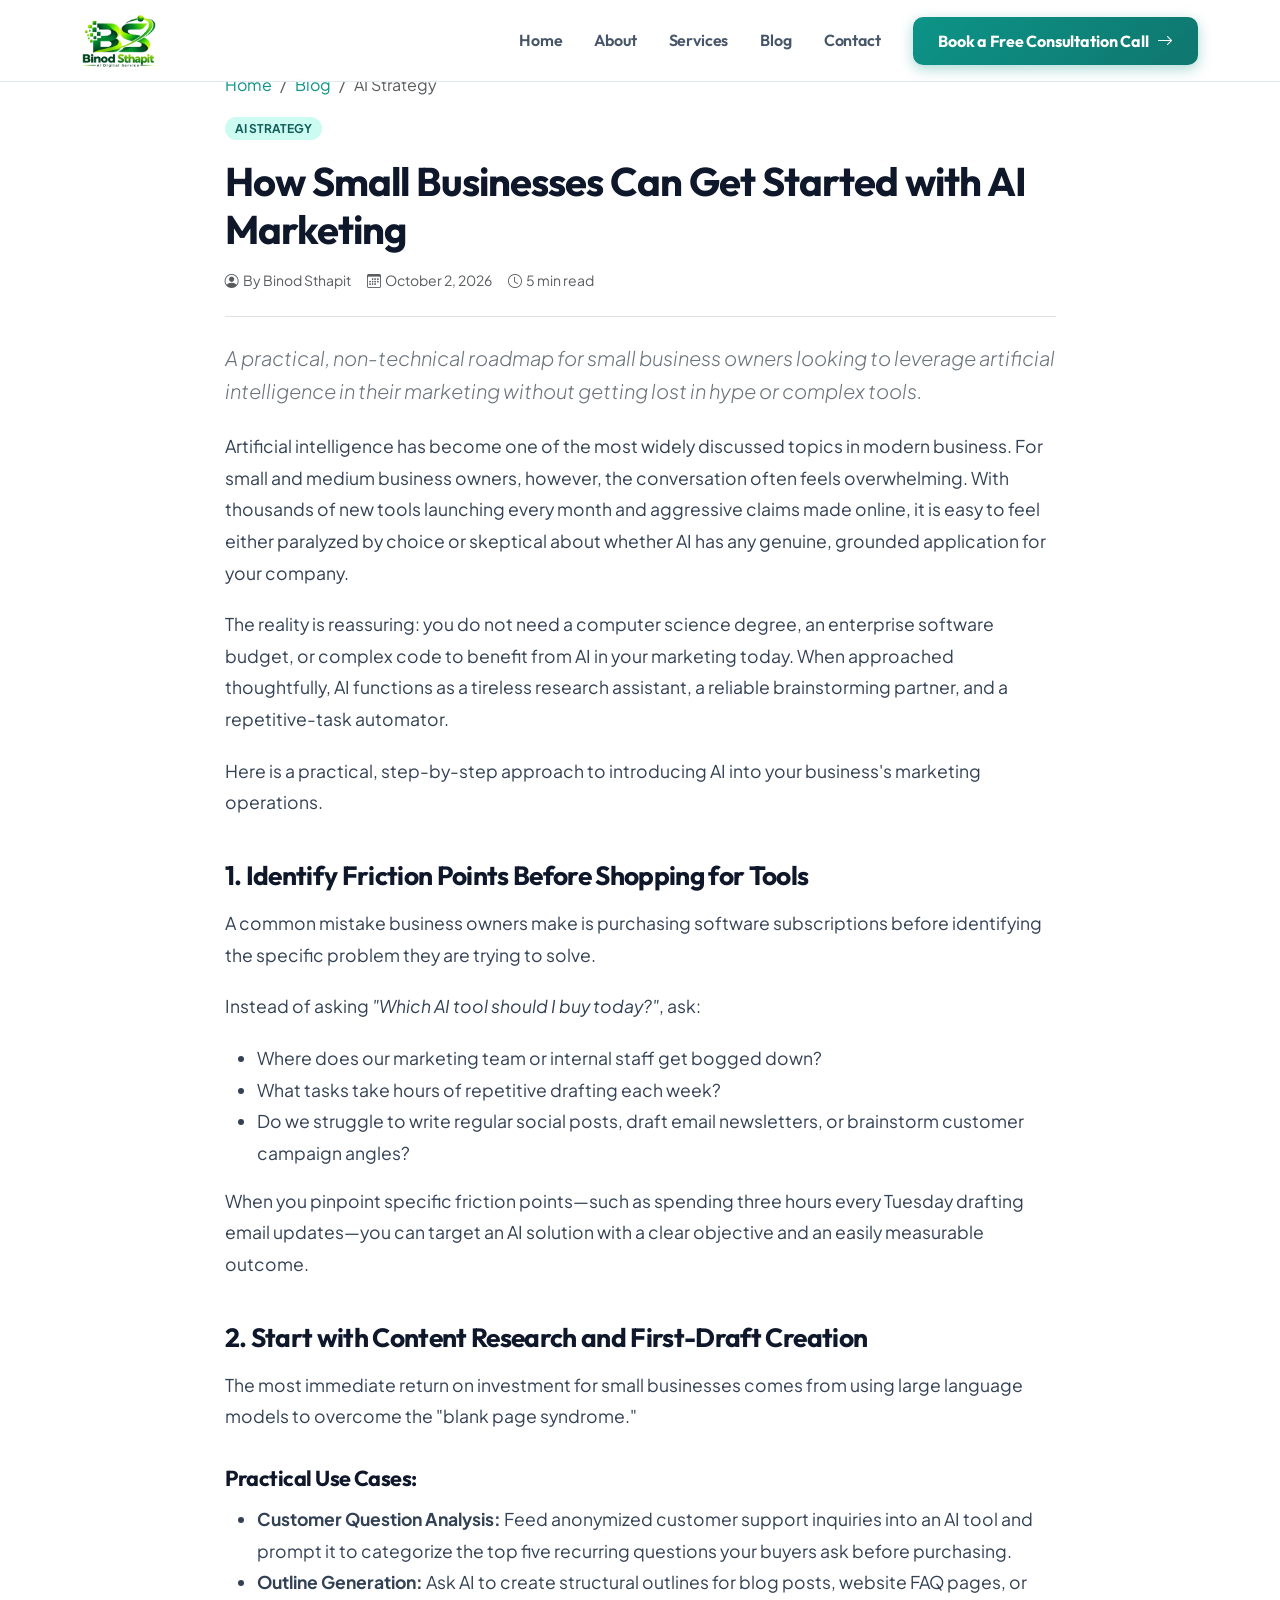
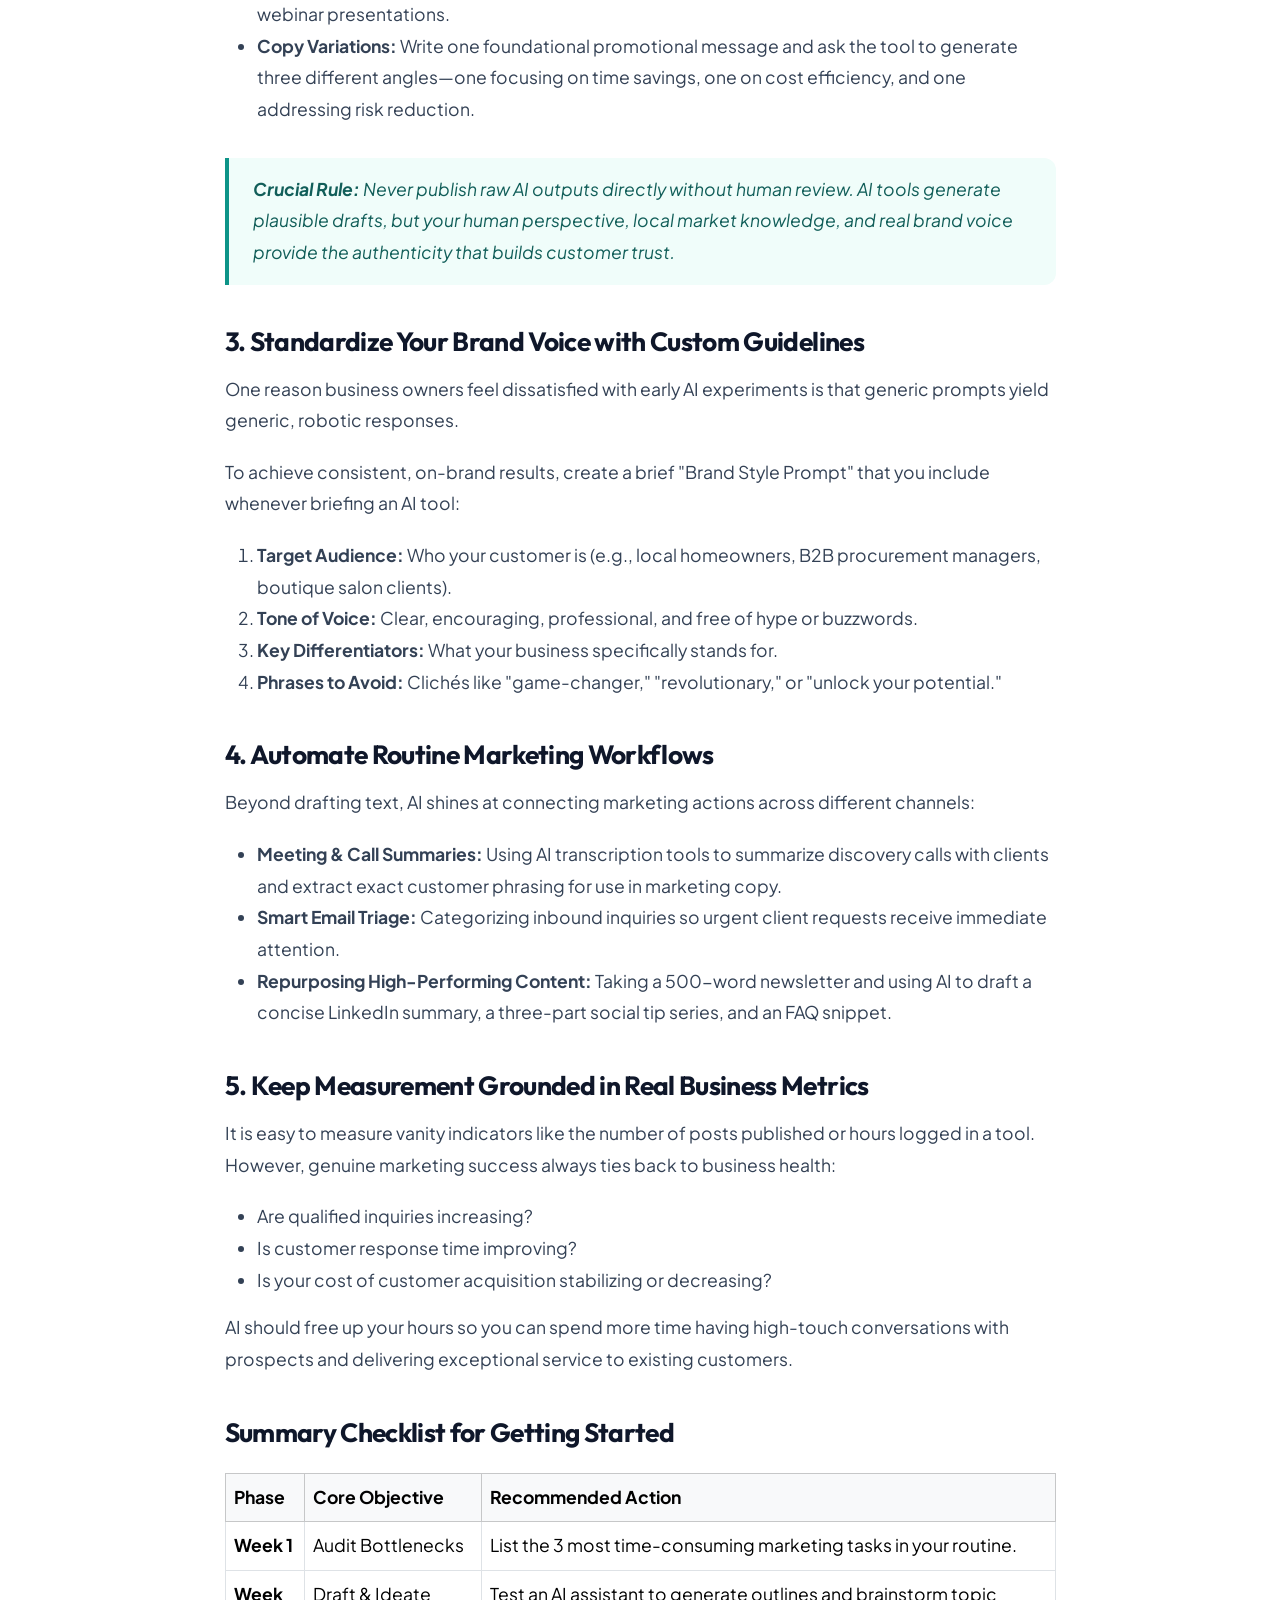
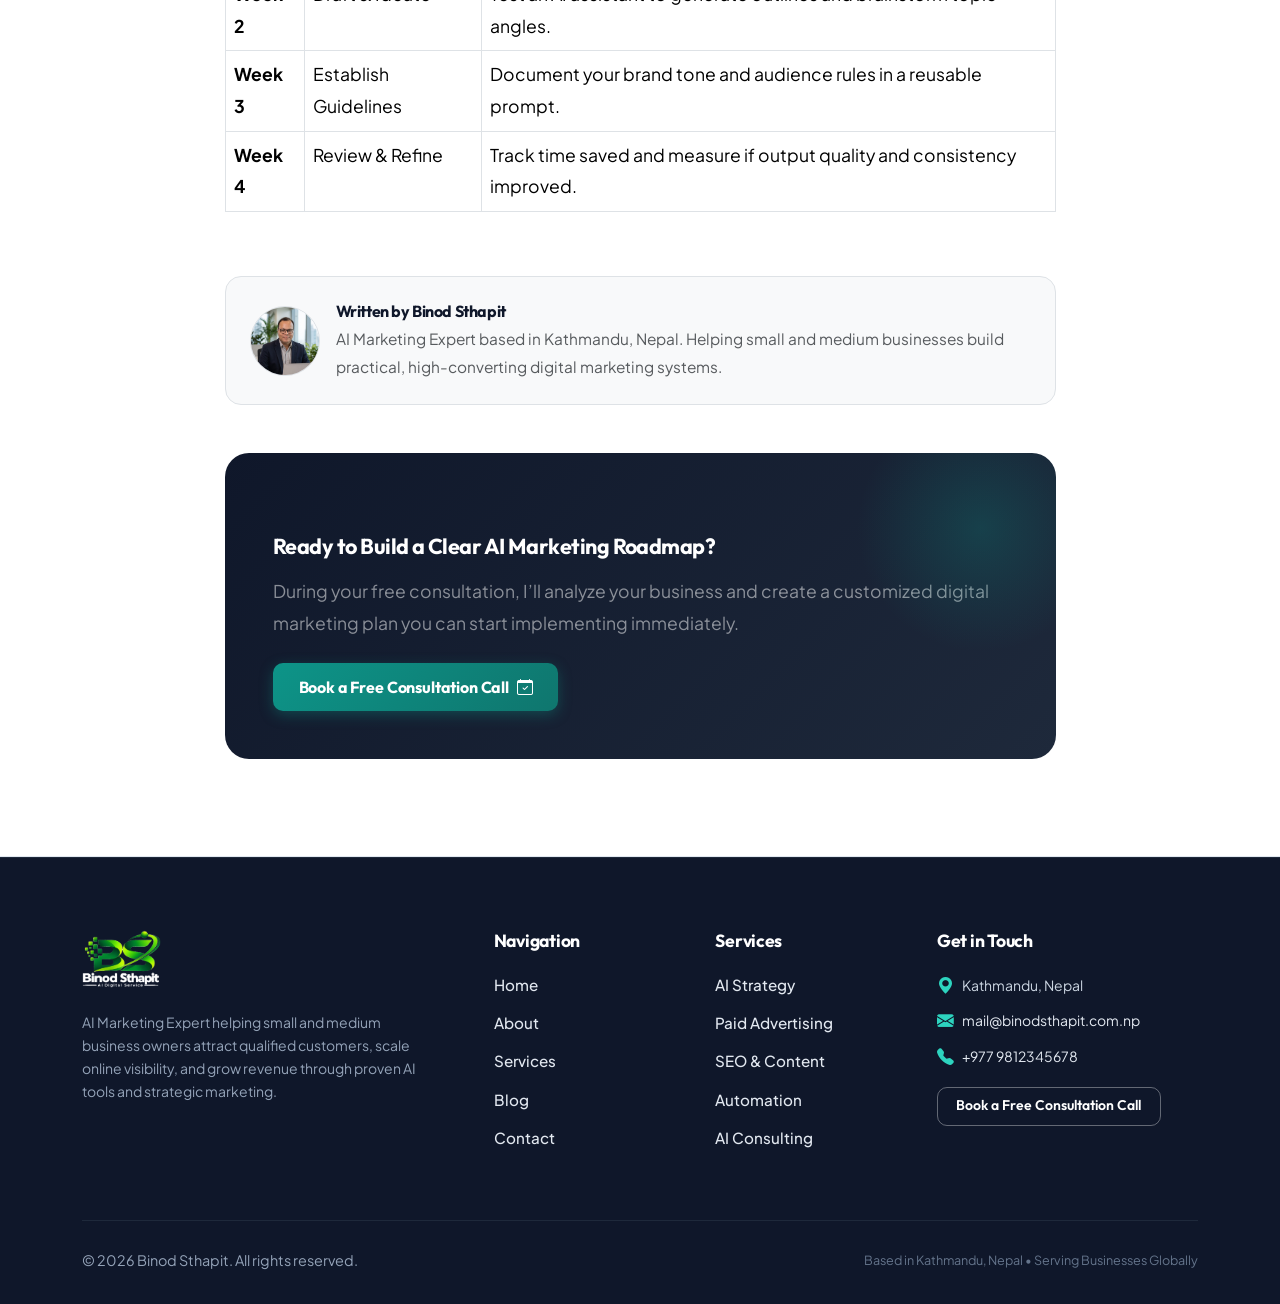
<file: article-small-business-ai.html>
<!DOCTYPE html>
<html lang="en">
<head>
  <meta charset="UTF-8">
  <meta name="viewport" content="width=device-width, initial-scale=1.0">
  <title>How Small Businesses Can Get Started with AI Marketing | Binod Sthapit</title>
  <meta name="description" content="A practical, non-technical roadmap for small business owners looking to leverage artificial intelligence in their marketing without getting lost in hype or complex tools.">
  <link rel="canonical" href="https://binodsthapit.com.np/article-small-business-ai.html">

  <!-- Open Graph -->
  <meta property="og:type" content="article">
  <meta property="og:url" content="https://binodsthapit.com.np/article-small-business-ai.html">
  <meta property="og:title" content="How Small Businesses Can Get Started with AI Marketing">
  <meta property="og:description" content="A practical, non-technical roadmap for small business owners looking to leverage AI in their marketing.">
  <meta property="og:image" content="assets/images/og-image.svg">

  <link rel="icon" type="image/svg+xml" href="assets/images/favicon.svg">
  <link rel="preconnect" href="https://fonts.googleapis.com">
  <link rel="preconnect" href="https://fonts.gstatic.com" crossorigin>
  <link href="https://fonts.googleapis.com/css2?family=Outfit:wght@500;600;700;800;900&family=Plus+Jakarta+Sans:ital,wght@0,400;0,500;0,600;0,700;0,800;1,400&display=swap" rel="stylesheet">
  <link rel="stylesheet" href="https://cdn.jsdelivr.net/npm/bootstrap@5.3.3/dist/css/bootstrap.min.css">
  <link rel="stylesheet" href="https://cdn.jsdelivr.net/npm/bootstrap-icons@1.11.3/font/bootstrap-icons.min.css">
  <link rel="stylesheet" href="assets/css/style.css">
</head>
<body>

  <a href="#main-content" class="skip-to-content">Skip to main content</a>

  <!-- Header -->
  <header>
    <nav class="navbar navbar-expand-lg navbar-custom fixed-top" aria-label="Main navigation">
      <div class="container">
        <a class="navbar-brand navbar-brand-custom" href="index.html" aria-label="Binod Sthapit - AI Digital Service Home">
          <img src="assets/images/logo.png" alt="Binod Sthapit - AI Digital Service" class="site-logo">
        </a>
        <button class="navbar-toggler" type="button" data-bs-toggle="collapse" data-bs-target="#mainNavbarNav" aria-controls="mainNavbarNav" aria-expanded="false" aria-label="Toggle navigation">
          <span class="navbar-toggler-icon"></span>
        </button>
        <div class="collapse navbar-collapse" id="mainNavbarNav">
          <ul class="navbar-nav ms-auto mb-2 mb-lg-0 align-items-lg-center">
            <li class="nav-item">
              <a class="nav-link" href="index.html">Home</a>
            </li>
            <li class="nav-item">
              <a class="nav-link" href="about.html">About</a>
            </li>
            <li class="nav-item">
              <a class="nav-link" href="services.html">Services</a>
            </li>
            <li class="nav-item">
              <a class="nav-link active" aria-current="page" href="blog.html">Blog</a>
            </li>
            <li class="nav-item">
              <a class="nav-link" href="contact.html">Contact</a>
            </li>
            <li class="nav-item ms-lg-3 mt-2 mt-lg-0">
              <a href="https://calendar.app.google/n4R95r7LdRjVfTHD9" target="_blank" rel="noopener noreferrer" class="btn btn-primary-cta booking-cta-btn">
                <span>Book a Free Consultation Call</span>
                <i class="bi bi-arrow-right"></i>
              </a>
            </li>
          </ul>
        </div>
      </div>
    </nav>
  </header>

  <!-- Article Content -->
  <main id="main-content">

    <article class="article-header pt-5">
      <div class="container pt-4">
        <div class="row justify-content-center">
          <div class="col-lg-9">
            
            <!-- Breadcrumbs -->
            <nav aria-label="breadcrumb" class="mb-3">
              <ol class="breadcrumb small">
                <li class="breadcrumb-item"><a href="index.html">Home</a></li>
                <li class="breadcrumb-item"><a href="blog.html">Blog</a></li>
                <li class="breadcrumb-item active" aria-current="page">AI Strategy</li>
              </ol>
            </nav>



            <!-- Title & Metadata -->
            <div class="mb-3">
              <span class="article-category-badge">AI Strategy</span>
            </div>
            <h1 class="display-6 fw-bold text-navy mb-3">
              How Small Businesses Can Get Started with AI Marketing
            </h1>
            <div class="d-flex flex-wrap align-items-center gap-3 text-muted small pb-4 border-bottom">
              <span><i class="bi bi-person-circle me-1"></i>By Binod Sthapit</span>
              <span><i class="bi bi-calendar3 me-1"></i>October 2, 2026</span>
              <span><i class="bi bi-clock me-1"></i>5 min read</span>
            </div>

            <!-- Lead Excerpt -->
            <div class="lead text-secondary my-4 font-italic">
              A practical, non-technical roadmap for small business owners looking to leverage artificial intelligence in their marketing without getting lost in hype or complex tools.
            </div>

            <!-- Body -->
            <div class="article-content">
              <p>
                Artificial intelligence has become one of the most widely discussed topics in modern business. For small and medium business owners, however, the conversation often feels overwhelming. With thousands of new tools launching every month and aggressive claims made online, it is easy to feel either paralyzed by choice or skeptical about whether AI has any genuine, grounded application for your company.
              </p>
              <p>
                The reality is reassuring: you do not need a computer science degree, an enterprise software budget, or complex code to benefit from AI in your marketing today. When approached thoughtfully, AI functions as a tireless research assistant, a reliable brainstorming partner, and a repetitive-task automator.
              </p>
              <p>
                Here is a practical, step-by-step approach to introducing AI into your business's marketing operations.
              </p>

              <h2>1. Identify Friction Points Before Shopping for Tools</h2>
              <p>
                A common mistake business owners make is purchasing software subscriptions before identifying the specific problem they are trying to solve.
              </p>
              <p>
                Instead of asking <em>"Which AI tool should I buy today?"</em>, ask:
              </p>
              <ul>
                <li>Where does our marketing team or internal staff get bogged down?</li>
                <li>What tasks take hours of repetitive drafting each week?</li>
                <li>Do we struggle to write regular social posts, draft email newsletters, or brainstorm customer campaign angles?</li>
              </ul>
              <p>
                When you pinpoint specific friction points—such as spending three hours every Tuesday drafting email updates—you can target an AI solution with a clear objective and an easily measurable outcome.
              </p>

              <h2>2. Start with Content Research and First-Draft Creation</h2>
              <p>
                The most immediate return on investment for small businesses comes from using large language models to overcome the "blank page syndrome."
              </p>
              <h3>Practical Use Cases:</h3>
              <ul>
                <li><strong>Customer Question Analysis:</strong> Feed anonymized customer support inquiries into an AI tool and prompt it to categorize the top five recurring questions your buyers ask before purchasing.</li>
                <li><strong>Outline Generation:</strong> Ask AI to create structural outlines for blog posts, website FAQ pages, or webinar presentations.</li>
                <li><strong>Copy Variations:</strong> Write one foundational promotional message and ask the tool to generate three different angles—one focusing on time savings, one on cost efficiency, and one addressing risk reduction.</li>
              </ul>

              <blockquote>
                <strong>Crucial Rule:</strong> Never publish raw AI outputs directly without human review. AI tools generate plausible drafts, but your human perspective, local market knowledge, and real brand voice provide the authenticity that builds customer trust.
              </blockquote>

              <h2>3. Standardize Your Brand Voice with Custom Guidelines</h2>
              <p>
                One reason business owners feel dissatisfied with early AI experiments is that generic prompts yield generic, robotic responses.
              </p>
              <p>
                To achieve consistent, on-brand results, create a brief "Brand Style Prompt" that you include whenever briefing an AI tool:
              </p>
              <ol>
                <li><strong>Target Audience:</strong> Who your customer is (e.g., local homeowners, B2B procurement managers, boutique salon clients).</li>
                <li><strong>Tone of Voice:</strong> Clear, encouraging, professional, and free of hype or buzzwords.</li>
                <li><strong>Key Differentiators:</strong> What your business specifically stands for.</li>
                <li><strong>Phrases to Avoid:</strong> Clichés like "game-changer," "revolutionary," or "unlock your potential."</li>
              </ol>

              <h2>4. Automate Routine Marketing Workflows</h2>
              <p>
                Beyond drafting text, AI shines at connecting marketing actions across different channels:
              </p>
              <ul>
                <li><strong>Meeting & Call Summaries:</strong> Using AI transcription tools to summarize discovery calls with clients and extract exact customer phrasing for use in marketing copy.</li>
                <li><strong>Smart Email Triage:</strong> Categorizing inbound inquiries so urgent client requests receive immediate attention.</li>
                <li><strong>Repurposing High-Performing Content:</strong> Taking a 500-word newsletter and using AI to draft a concise LinkedIn summary, a three-part social tip series, and an FAQ snippet.</li>
              </ul>

              <h2>5. Keep Measurement Grounded in Real Business Metrics</h2>
              <p>
                It is easy to measure vanity indicators like the number of posts published or hours logged in a tool. However, genuine marketing success always ties back to business health:
              </p>
              <ul>
                <li>Are qualified inquiries increasing?</li>
                <li>Is customer response time improving?</li>
                <li>Is your cost of customer acquisition stabilizing or decreasing?</li>
              </ul>
              <p>
                AI should free up your hours so you can spend more time having high-touch conversations with prospects and delivering exceptional service to existing customers.
              </p>

              <h2>Summary Checklist for Getting Started</h2>
              <div class="table-responsive my-4">
                <table class="table table-bordered">
                  <thead class="table-light">
                    <tr>
                      <th>Phase</th>
                      <th>Core Objective</th>
                      <th>Recommended Action</th>
                    </tr>
                  </thead>
                  <tbody>
                    <tr>
                      <td><strong>Week 1</strong></td>
                      <td>Audit Bottlenecks</td>
                      <td>List the 3 most time-consuming marketing tasks in your routine.</td>
                    </tr>
                    <tr>
                      <td><strong>Week 2</strong></td>
                      <td>Draft & Ideate</td>
                      <td>Test an AI assistant to generate outlines and brainstorm topic angles.</td>
                    </tr>
                    <tr>
                      <td><strong>Week 3</strong></td>
                      <td>Establish Guidelines</td>
                      <td>Document your brand tone and audience rules in a reusable prompt.</td>
                    </tr>
                    <tr>
                      <td><strong>Week 4</strong></td>
                      <td>Review & Refine</td>
                      <td>Track time saved and measure if output quality and consistency improved.</td>
                    </tr>
                  </tbody>
                </table>
              </div>

              <!-- Author Box -->
              <div class="p-4 bg-light rounded-4 border my-5 d-flex align-items-center gap-3">
                <img src="assets/images/headshot-square.jpg" alt="Binod Sthapit" width="70" height="70" class="rounded-circle border" style="object-fit: cover;">
                <div>
                  <h4 class="h6 fw-bold text-navy mb-1">Written by Binod Sthapit</h4>
                  <p class="small text-muted mb-0">AI Marketing Expert based in Kathmandu, Nepal. Helping small and medium businesses build practical, high-converting digital marketing systems.</p>
                </div>
              </div>

              <!-- Article Ending Consultation CTA (Per instructions) -->
              <div class="consultation-banner p-4 p-md-5 my-5">
                <h3 class="h3 fw-bold mb-3 text-white">Ready to Build a Clear AI Marketing Roadmap?</h3>
                <p class="text-white-50 mb-4">
                  During your free consultation, I’ll analyze your business and create a customized digital marketing plan you can start implementing immediately.
                </p>
                <a href="https://calendar.app.google/n4R95r7LdRjVfTHD9" target="_blank" rel="noopener noreferrer" class="btn btn-primary-cta booking-cta-btn bg-white text-dark">
                  <span>Book a Free Consultation Call</span>
                  <i class="bi bi-calendar-check"></i>
                </a>
              </div>

            </div>

          </div>
        </div>
      </div>
    </article>

  </main>

  <!-- Shared Footer -->
  <footer class="footer-custom" aria-label="Site footer">
    <div class="container">
      <div class="row g-4 justify-content-between">
        <div class="col-lg-4">
          <div class="mb-3">
            <a href="index.html" class="d-inline-block" aria-label="Binod Sthapit Home">
              <img src="assets/images/logo-footer.png" alt="Binod Sthapit - AI Digital Service" class="footer-logo">
            </a>
          </div>
          <p class="small text-muted mb-4">
            AI Marketing Expert helping small and medium business owners attract qualified customers, scale online visibility, and grow revenue through proven AI tools and strategic marketing.
          </p>
          <div class="social-profiles-container">
            <div id="footerSocialLinks" class="d-flex align-items-center"></div>
          </div>
        </div>
        <div class="col-6 col-md-3 col-lg-2">
          <h5>Navigation</h5>
          <ul class="footer-links">
            <li><a href="index.html">Home</a></li>
            <li><a href="about.html">About</a></li>
            <li><a href="services.html">Services</a></li>
            <li><a href="blog.html">Blog</a></li>
            <li><a href="contact.html">Contact</a></li>
          </ul>
        </div>
        <div class="col-6 col-md-3 col-lg-2">
          <h5>Services</h5>
          <ul class="footer-links">
            <li><a href="services.html#ai-marketing-strategy">AI Strategy</a></li>
            <li><a href="services.html#paid-ads-management">Paid Advertising</a></li>
            <li><a href="services.html#seo-ai-content">SEO & Content</a></li>
            <li><a href="services.html#email-marketing-automation">Automation</a></li>
            <li><a href="services.html#ai-tools-consulting">AI Consulting</a></li>
          </ul>
        </div>
        <div class="col-md-6 col-lg-3">
          <h5>Get in Touch</h5>
          <p class="small mb-2"><i class="bi bi-geo-alt-fill text-teal me-2"></i>Kathmandu, Nepal</p>
          <p class="small mb-2"><i class="bi bi-envelope-fill text-teal me-2"></i><a href="mailto:mail@binodsthapit.com.np">mail@binodsthapit.com.np</a></p>
          <p class="small mb-3"><i class="bi bi-telephone-fill text-teal me-2"></i><a href="tel:+9779812345678">+977 9812345678</a></p>
          <a href="https://calendar.app.google/n4R95r7LdRjVfTHD9" target="_blank" rel="noopener noreferrer" class="btn btn-outline-light btn-sm booking-cta-btn">
            Book a Free Consultation Call
          </a>
        </div>
      </div>
      <div class="footer-bottom d-flex flex-wrap justify-content-between align-items-center">
        <p class="mb-0">&copy; <span class="current-year">2026</span> Binod Sthapit. All rights reserved.</p>
        <p class="mb-0 text-muted small">Based in Kathmandu, Nepal • Serving Businesses Globally</p>
      </div>
    </div>
  </footer>

  <!-- Scripts -->
  <script src="https://code.jquery.com/jquery-3.7.1.min.js"></script>
  <script src="https://cdn.jsdelivr.net/npm/bootstrap@5.3.3/dist/js/bootstrap.bundle.min.js"></script>
  <script src="assets/js/config.js"></script>
  <script src="assets/js/main.js"></script>
</body>
</html>
</file>
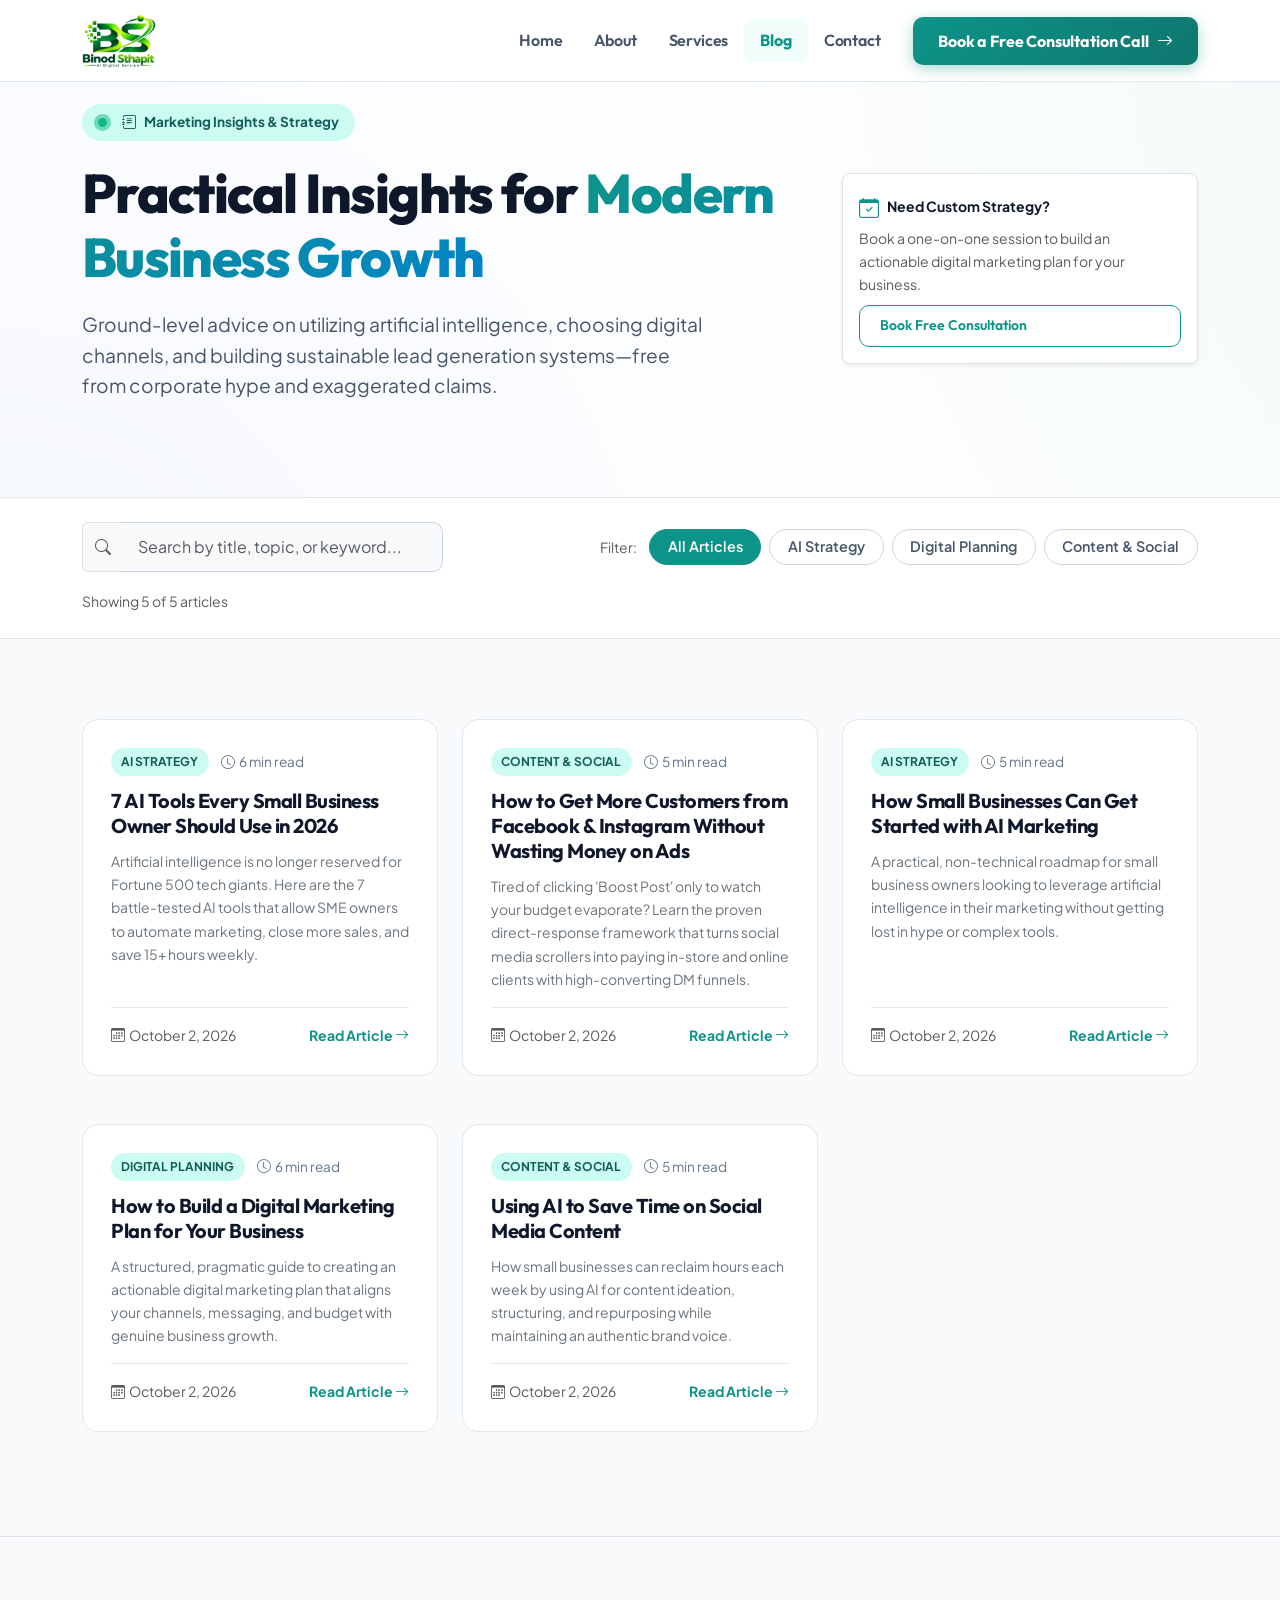
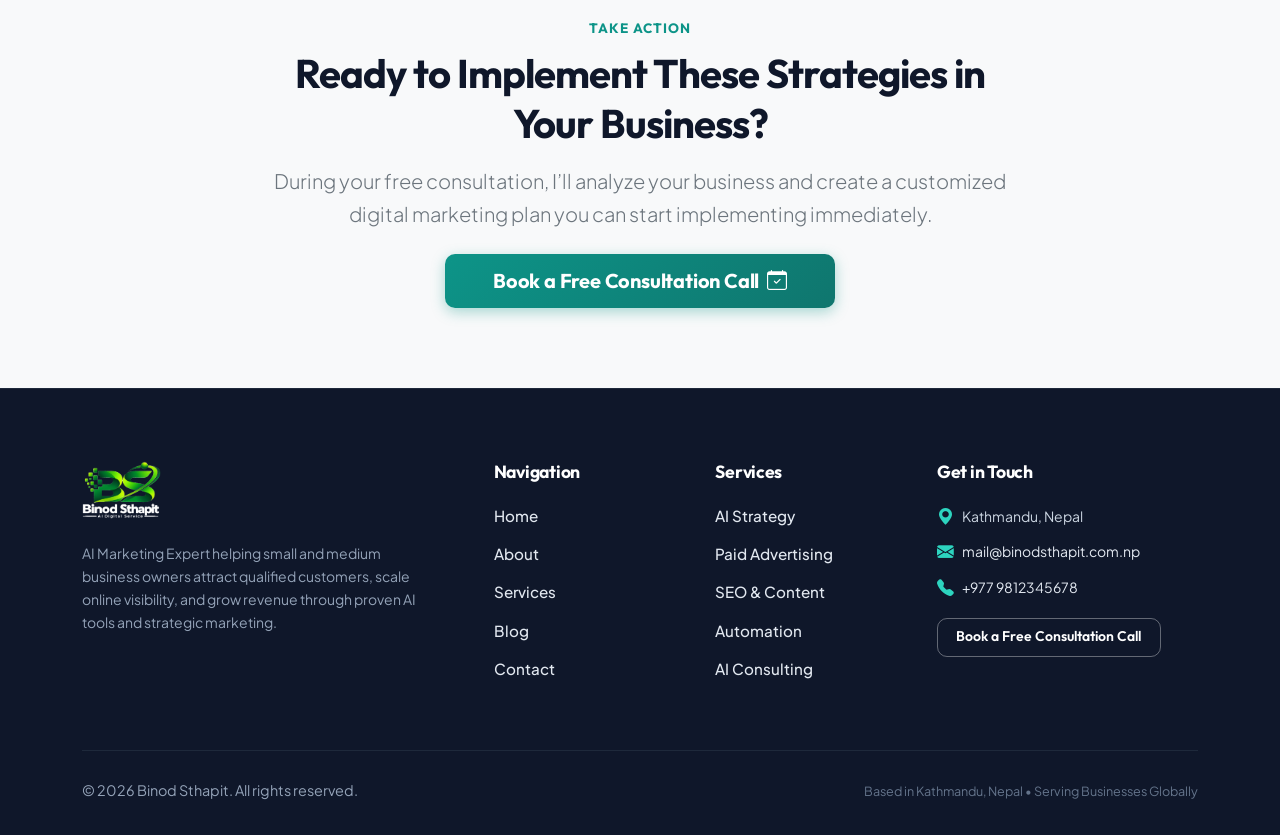
<file: blog.html>
<!DOCTYPE html>
<html lang="en">
<head>
  <meta charset="UTF-8">
  <meta name="viewport" content="width=device-width, initial-scale=1.0">
  <title>Blog & Insights | Binod Sthapit - AI Marketing</title>
  <meta name="description" content="Practical, evergreen insights on AI marketing, digital strategy, and lead generation for small and medium business owners.">
  <link rel="canonical" href="https://binodsthapit.com.np/blog.html">

  <!-- Open Graph -->
  <meta property="og:type" content="blog">
  <meta property="og:url" content="https://binodsthapit.com.np/blog.html">
  <meta property="og:title" content="Blog & Insights | Binod Sthapit - AI Marketing">
  <meta property="og:description" content="Practical, evergreen advice on AI marketing, digital strategy, and lead generation.">
  <meta property="og:image" content="assets/images/og-image.svg">

  <!-- Favicon -->
  <link rel="icon" type="image/svg+xml" href="assets/images/favicon.svg">

  <!-- Fonts & Styles -->
  <link rel="preconnect" href="https://fonts.googleapis.com">
  <link rel="preconnect" href="https://fonts.gstatic.com" crossorigin>
  <link href="https://fonts.googleapis.com/css2?family=Outfit:wght@500;600;700;800;900&family=Plus+Jakarta+Sans:ital,wght@0,400;0,500;0,600;0,700;0,800;1,400&display=swap" rel="stylesheet">
  <link rel="stylesheet" href="https://cdn.jsdelivr.net/npm/bootstrap@5.3.3/dist/css/bootstrap.min.css">
  <link rel="stylesheet" href="https://cdn.jsdelivr.net/npm/bootstrap-icons@1.11.3/font/bootstrap-icons.min.css">
  <link rel="stylesheet" href="https://cdnjs.cloudflare.com/ajax/libs/animate.css/4.1.1/animate.min.css">
  <link rel="stylesheet" href="assets/css/animate.min.css">
  <link rel="stylesheet" href="assets/css/style.css">
</head>
<body>

  <a href="#main-content" class="skip-to-content">Skip to main content</a>

  <!-- Header / Navigation -->
  <header>
    <nav class="navbar navbar-expand-lg navbar-custom fixed-top" aria-label="Main navigation">
      <div class="container">
        <a class="navbar-brand navbar-brand-custom" href="index.html" aria-label="Binod Sthapit - AI Digital Service Home">
          <img src="assets/images/logo.png" alt="Binod Sthapit - AI Digital Service" class="site-logo">
        </a>
        <button class="navbar-toggler" type="button" data-bs-toggle="collapse" data-bs-target="#mainNavbarNav" aria-controls="mainNavbarNav" aria-expanded="false" aria-label="Toggle navigation">
          <span class="navbar-toggler-icon"></span>
        </button>
        <div class="collapse navbar-collapse" id="mainNavbarNav">
          <ul class="navbar-nav ms-auto mb-2 mb-lg-0 align-items-lg-center">
            <li class="nav-item">
              <a class="nav-link" href="index.html">Home</a>
            </li>
            <li class="nav-item">
              <a class="nav-link" href="about.html">About</a>
            </li>
            <li class="nav-item">
              <a class="nav-link" href="services.html">Services</a>
            </li>
            <li class="nav-item">
              <a class="nav-link active" aria-current="page" href="blog.html">Blog</a>
            </li>
            <li class="nav-item">
              <a class="nav-link" href="contact.html">Contact</a>
            </li>
            <li class="nav-item ms-lg-3 mt-2 mt-lg-0">
              <a href="https://calendar.app.google/n4R95r7LdRjVfTHD9" target="_blank" rel="noopener noreferrer" class="btn btn-primary-cta booking-cta-btn">
                <span>Book a Free Consultation Call</span>
                <i class="bi bi-arrow-right"></i>
              </a>
            </li>
          </ul>
        </div>
      </div>
    </nav>
  </header>

  <!-- Main Content -->
  <main id="main-content">

    <!-- Header Section -->
    <section class="hero-section" aria-labelledby="blog-heading">
      <div class="container pt-4">
        <div class="row align-items-center">
          <div class="col-lg-8 wow fadeInLeft" data-wow-duration="0.8s">
            <div class="badge-tag">
              <i class="bi bi-journal-text"></i>
              <span>Marketing Insights & Strategy</span>
            </div>
            <h1 id="blog-heading" class="hero-headline">
              Practical Insights for <span class="text-gradient">Modern Business Growth</span>
            </h1>
            <p class="hero-lead">
              Ground-level advice on utilizing artificial intelligence, choosing digital channels, and building sustainable lead generation systems—free from corporate hype and exaggerated claims.
            </p>
          </div>
          <div class="col-lg-4 text-lg-end mt-3 mt-lg-0 wow fadeInRight" data-wow-duration="0.8s">
            <div class="p-3 bg-white rounded-3 border shadow-sm text-start">
              <div class="d-flex align-items-center gap-2 mb-1">
                <i class="bi bi-calendar-check text-teal fs-5"></i>
                <span class="fw-bold small text-navy">Need Custom Strategy?</span>
              </div>
              <p class="small text-muted mb-2">Book a one-on-one session to build an actionable digital marketing plan for your business.</p>
              <a href="https://calendar.app.google/n4R95r7LdRjVfTHD9" target="_blank" rel="noopener noreferrer" class="btn btn-outline-teal btn-sm w-100">Book Free Consultation</a>
            </div>
          </div>
        </div>
      </div>
    </section>

    <!-- Search & Filter Controls -->
    <section class="py-4 bg-white border-bottom" aria-label="Article filters">
      <div class="container">
        <div class="row g-3 align-items-center justify-content-between">
          <div class="col-md-5 col-lg-4">
            <div class="input-group">
              <span class="input-group-text bg-light border-end-0 text-muted">
                <i class="bi bi-search"></i>
              </span>
              <input type="text" id="blogSearchInput" class="form-control border-start-0 bg-light" placeholder="Search by title, topic, or keyword..." aria-label="Search articles">
            </div>
          </div>
          <div class="col-md-7 col-lg-8 d-flex flex-wrap align-items-center justify-content-md-end gap-2">
            <span class="small text-muted me-1 d-none d-lg-inline">Filter:</span>
            <div class="filter-btn-group d-flex flex-wrap gap-2" role="group" aria-label="Category filters">
              <button type="button" class="btn active" data-category="all">All Articles</button>
              <button type="button" class="btn" data-category="AI Strategy">AI Strategy</button>
              <button type="button" class="btn" data-category="Digital Planning">Digital Planning</button>
              <button type="button" class="btn" data-category="Content & Social">Content & Social</button>
            </div>
          </div>
        </div>
        <div class="mt-3">
          <span id="blogResultsCount" class="text-muted small">Showing 5 of 5 articles</span>
        </div>
      </div>
    </section>

    <!-- Articles Listing Grid -->
    <section class="section-padding" aria-label="Articles list">
      <div class="container">

        <!-- Grid Container (Populated dynamically by blog.js with initial HTML fallback) -->
        <div class="row g-4" id="articlesGrid">
          <!-- Article: 7 AI Tools in 2026 -->
          <div class="col-md-6 col-lg-4 mb-4">
            <article class="article-card h-100">
              <div class="article-card-body">
                <div class="article-meta">
                  <span class="article-category-badge">AI Strategy</span>
                  <span><i class="bi bi-clock me-1"></i>6 min read</span>
                </div>
                <h3 class="article-card-title">
                  <a href="article-7-ai-tools-every-small-business-owner-should-use-in-2026.html">7 AI Tools Every Small Business Owner Should Use in 2026</a>
                </h3>
                <p class="text-secondary small mb-3 flex-grow-1">
                  Artificial intelligence is no longer reserved for Fortune 500 tech giants. Here are the 7 battle-tested AI tools that allow SME owners to automate marketing, close more sales, and save 15+ hours weekly.
                </p>
                <div class="article-card-footer">
                  <span class="text-muted small"><i class="bi bi-calendar3 me-1"></i>Oct 2, 2026</span>
                  <a href="article-7-ai-tools-every-small-business-owner-should-use-in-2026.html" class="fw-bold small text-teal">Read Article <i class="bi bi-arrow-right"></i></a>
                </div>
              </div>
            </article>
          </div>

          <!-- Article: Facebook & Instagram Customers -->
          <div class="col-md-6 col-lg-4 mb-4">
            <article class="article-card h-100">
              <div class="article-card-body">
                <div class="article-meta">
                  <span class="article-category-badge">Content & Social</span>
                  <span><i class="bi bi-clock me-1"></i>5 min read</span>
                </div>
                <h3 class="article-card-title">
                  <a href="article-how-to-get-more-customers-from-facebook-and-instagram.html">How to Get More Customers from Facebook & Instagram Without Wasting Money on Ads</a>
                </h3>
                <p class="text-secondary small mb-3 flex-grow-1">
                  Tired of clicking "Boost Post" only to watch your budget evaporate? Learn the proven direct-response framework that turns social media scrollers into paying in-store and online clients with high-converting DM funnels.
                </p>
                <div class="article-card-footer">
                  <span class="text-muted small"><i class="bi bi-calendar3 me-1"></i>Oct 2, 2026</span>
                  <a href="article-how-to-get-more-customers-from-facebook-and-instagram.html" class="fw-bold small text-teal">Read Article <i class="bi bi-arrow-right"></i></a>
                </div>
              </div>
            </article>
          </div>

          <!-- Article 1 -->
          <div class="col-md-6 col-lg-4 mb-4">
            <article class="article-card h-100">
              <div class="article-card-body">
                <div class="article-meta">
                  <span class="article-category-badge">AI Strategy</span>
                  <span><i class="bi bi-clock me-1"></i>5 min read</span>
                </div>
                <h3 class="article-card-title">
                  <a href="article-small-business-ai.html">How Small Businesses Can Get Started with AI Marketing</a>
                </h3>
                <p class="text-secondary small mb-3 flex-grow-1">
                  A practical, non-technical roadmap for small business owners looking to leverage artificial intelligence in their marketing without getting lost in hype or complex tools.
                </p>
                <div class="article-card-footer">
                  <span class="text-muted small"><i class="bi bi-calendar3 me-1"></i>Oct 2, 2026</span>
                  <a href="article-small-business-ai.html" class="fw-bold small text-teal">Read Article <i class="bi bi-arrow-right"></i></a>
                </div>
              </div>
            </article>
          </div>

          <!-- Article 2 -->
          <div class="col-md-6 col-lg-4 mb-4">
            <article class="article-card h-100">
              <div class="article-card-body">
                <div class="article-meta">
                  <span class="article-category-badge">Digital Planning</span>
                  <span><i class="bi bi-clock me-1"></i>6 min read</span>
                </div>
                <h3 class="article-card-title">
                  <a href="article-digital-marketing-plan.html">How to Build a Digital Marketing Plan for Your Business</a>
                </h3>
                <p class="text-secondary small mb-3 flex-grow-1">
                  A structured, pragmatic guide to creating an actionable digital marketing plan that aligns your channels, messaging, and budget with genuine business growth.
                </p>
                <div class="article-card-footer">
                  <span class="text-muted small"><i class="bi bi-calendar3 me-1"></i>Oct 2, 2026</span>
                  <a href="article-digital-marketing-plan.html" class="fw-bold small text-teal">Read Article <i class="bi bi-arrow-right"></i></a>
                </div>
              </div>
            </article>
          </div>

          <!-- Article 3 -->
          <div class="col-md-6 col-lg-4 mb-4">
            <article class="article-card h-100">
              <div class="article-card-body">
                <div class="article-meta">
                  <span class="article-category-badge">Content & Social</span>
                  <span><i class="bi bi-clock me-1"></i>5 min read</span>
                </div>
                <h3 class="article-card-title">
                  <a href="article-ai-social-media.html">Using AI to Save Time on Social Media Content</a>
                </h3>
                <p class="text-secondary small mb-3 flex-grow-1">
                  How small businesses can reclaim hours each week by using AI for content ideation, structuring, and repurposing while maintaining an authentic brand voice.
                </p>
                <div class="article-card-footer">
                  <span class="text-muted small"><i class="bi bi-calendar3 me-1"></i>Oct 2, 2026</span>
                  <a href="article-ai-social-media.html" class="fw-bold small text-teal">Read Article <i class="bi bi-arrow-right"></i></a>
                </div>
              </div>
            </article>
          </div>
        </div>

        <!-- Empty State (Shown when no search/filter matches exist) -->
        <div id="blogEmptyState" class="text-center py-5 d-none">
          <div class="p-5 bg-white rounded-4 border max-w-md mx-auto" style="max-width: 500px;">
            <i class="bi bi-journal-x fs-1 text-muted mb-3 d-block"></i>
            <h3 class="h5 fw-bold text-navy mb-2">No Matching Articles Found</h3>
            <p class="text-secondary small mb-4">
              We couldn't find any articles matching your search query or selected category. Try checking your spelling or clearing active filters.
            </p>
            <button type="button" id="resetSearchBtn" class="btn btn-outline-teal btn-sm">
              <i class="bi bi-arrow-counterclockwise me-1"></i> Reset Filters & Show All
            </button>
          </div>
        </div>

      </div>
    </section>

    <!-- Consultation CTA -->
    <section class="section-padding bg-light border-top" aria-labelledby="blog-cta-heading">
      <div class="container text-center">
        <div class="row justify-content-center">
          <div class="col-lg-8 wow fadeInUp" data-wow-duration="0.8s">
            <span class="section-subtitle">Take Action</span>
            <h2 id="blog-cta-heading" class="h1 fw-bold mb-3 text-navy">
              Ready to Implement These Strategies in Your Business?
            </h2>
            <p class="lead text-secondary mb-4">
              During your free consultation, I’ll analyze your business and create a customized digital marketing plan you can start implementing immediately.
            </p>
            <a href="https://calendar.app.google/n4R95r7LdRjVfTHD9" target="_blank" rel="noopener noreferrer" class="btn btn-primary-cta btn-lg px-5 booking-cta-btn">
              <span>Book a Free Consultation Call</span>
              <i class="bi bi-calendar-check"></i>
            </a>
          </div>
        </div>
      </div>
    </section>

  </main>

  <!-- Shared Footer -->
  <footer class="footer-custom" aria-label="Site footer">
    <div class="container">
      <div class="row g-4 justify-content-between">
        <div class="col-lg-4">
          <div class="mb-3">
            <a href="index.html" class="d-inline-block" aria-label="Binod Sthapit Home">
              <img src="assets/images/logo-footer.png" alt="Binod Sthapit - AI Digital Service" class="footer-logo">
            </a>
          </div>
          <p class="small text-muted mb-4">
            AI Marketing Expert helping small and medium business owners attract qualified customers, scale online visibility, and grow revenue through proven AI tools and strategic marketing.
          </p>
          <div class="social-profiles-container">
            <div id="footerSocialLinks" class="d-flex align-items-center"></div>
          </div>
        </div>
        <div class="col-6 col-md-3 col-lg-2">
          <h5>Navigation</h5>
          <ul class="footer-links">
            <li><a href="index.html">Home</a></li>
            <li><a href="about.html">About</a></li>
            <li><a href="services.html">Services</a></li>
            <li><a href="blog.html">Blog</a></li>
            <li><a href="contact.html">Contact</a></li>
          </ul>
        </div>
        <div class="col-6 col-md-3 col-lg-2">
          <h5>Services</h5>
          <ul class="footer-links">
            <li><a href="services.html#ai-marketing-strategy">AI Strategy</a></li>
            <li><a href="services.html#paid-ads-management">Paid Advertising</a></li>
            <li><a href="services.html#seo-ai-content">SEO & Content</a></li>
            <li><a href="services.html#email-marketing-automation">Automation</a></li>
            <li><a href="services.html#ai-tools-consulting">AI Consulting</a></li>
          </ul>
        </div>
        <div class="col-md-6 col-lg-3">
          <h5>Get in Touch</h5>
          <p class="small mb-2"><i class="bi bi-geo-alt-fill text-teal me-2"></i>Kathmandu, Nepal</p>
          <p class="small mb-2"><i class="bi bi-envelope-fill text-teal me-2"></i><a href="mailto:mail@binodsthapit.com.np">mail@binodsthapit.com.np</a></p>
          <p class="small mb-3"><i class="bi bi-telephone-fill text-teal me-2"></i><a href="tel:+9779812345678">+977 9812345678</a></p>
          <a href="https://calendar.app.google/n4R95r7LdRjVfTHD9" target="_blank" rel="noopener noreferrer" class="btn btn-outline-light btn-sm booking-cta-btn">
            Book a Free Consultation Call
          </a>
        </div>
      </div>
      <div class="footer-bottom d-flex flex-wrap justify-content-between align-items-center">
        <p class="mb-0">&copy; <span class="current-year">2026</span> Binod Sthapit. All rights reserved.</p>
        <p class="mb-0 text-muted small">Based in Kathmandu, Nepal • Serving Businesses Globally</p>
      </div>
    </div>
  </footer>

  <!-- Scripts -->
  <script src="https://code.jquery.com/jquery-3.7.1.min.js"></script>
  <script src="https://cdn.jsdelivr.net/npm/bootstrap@5.3.3/dist/js/bootstrap.bundle.min.js"></script>
  <script src="assets/js/wow.min.js"></script>
  <script src="assets/js/config.js"></script>
  <script src="assets/js/articles-data.js"></script>
  <script src="assets/js/blog.js"></script>
  <script src="assets/js/main.js"></script>
</body>
</html>
</file>
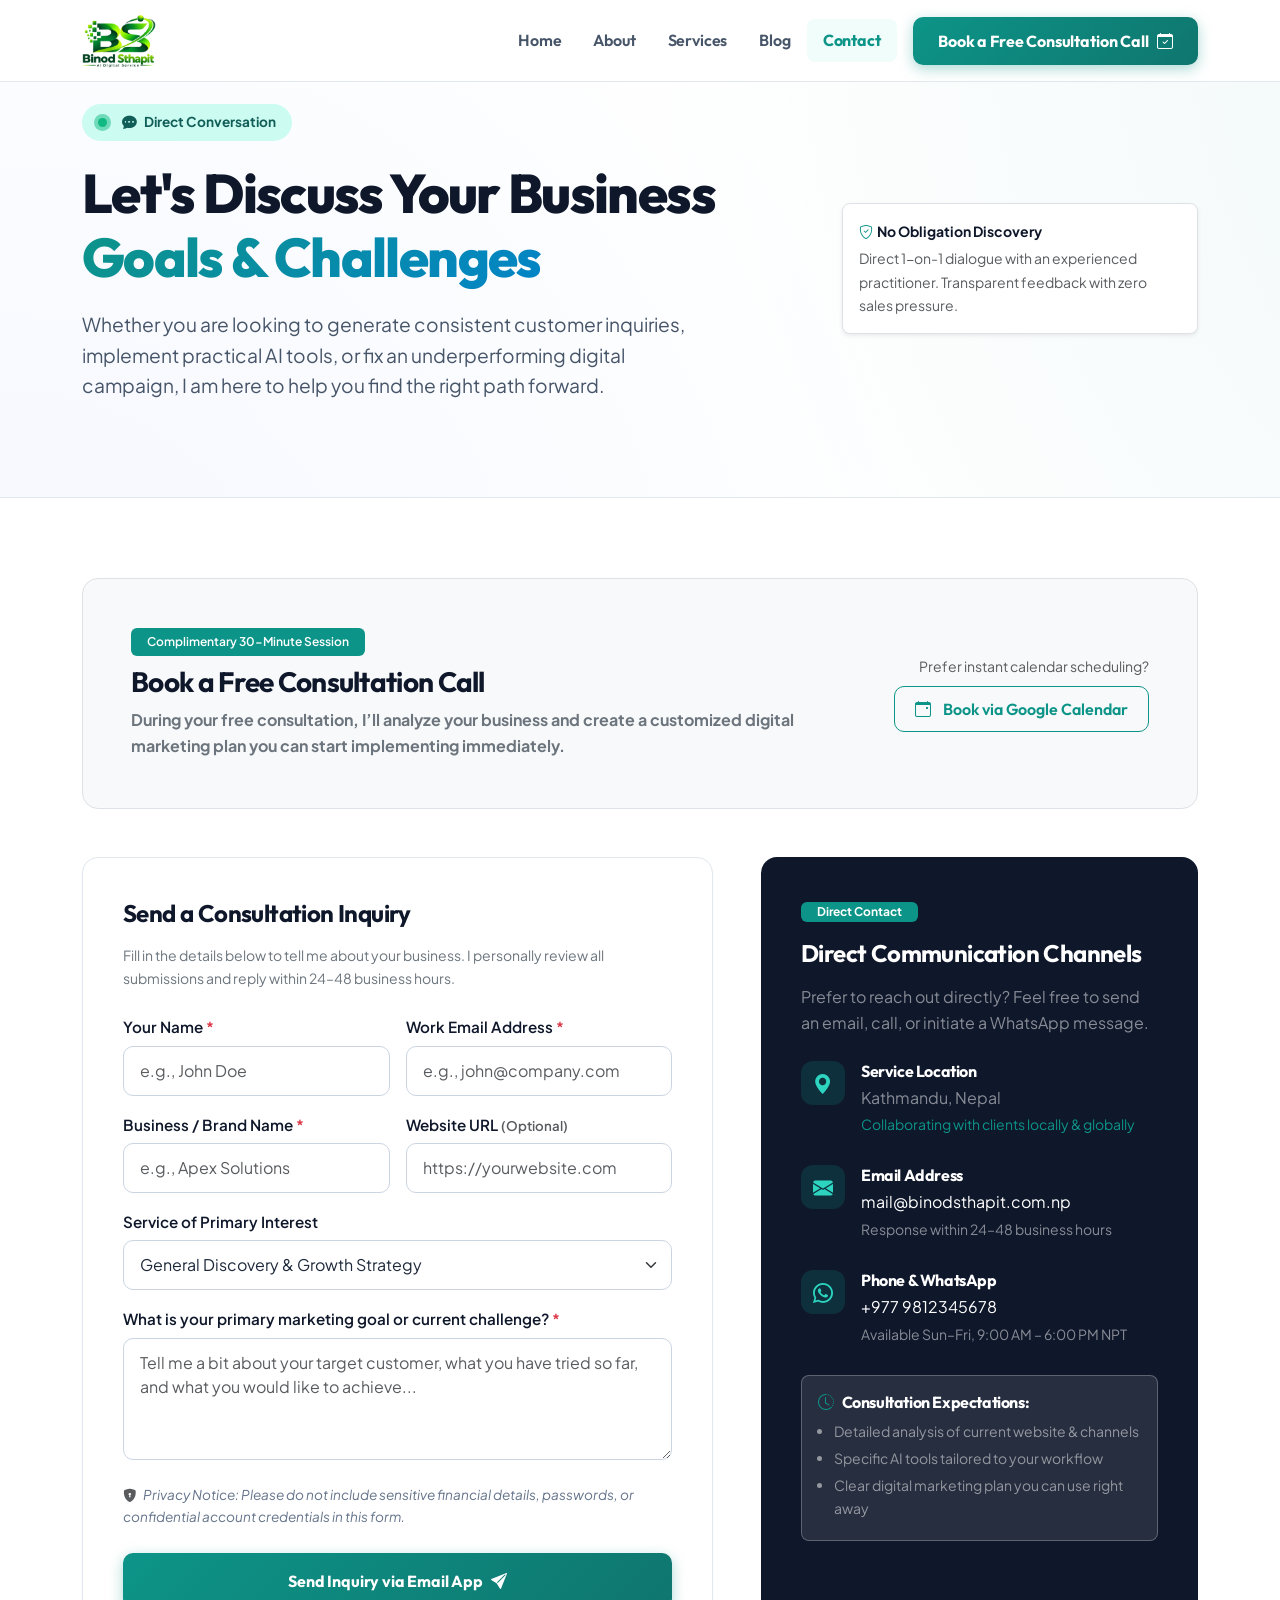
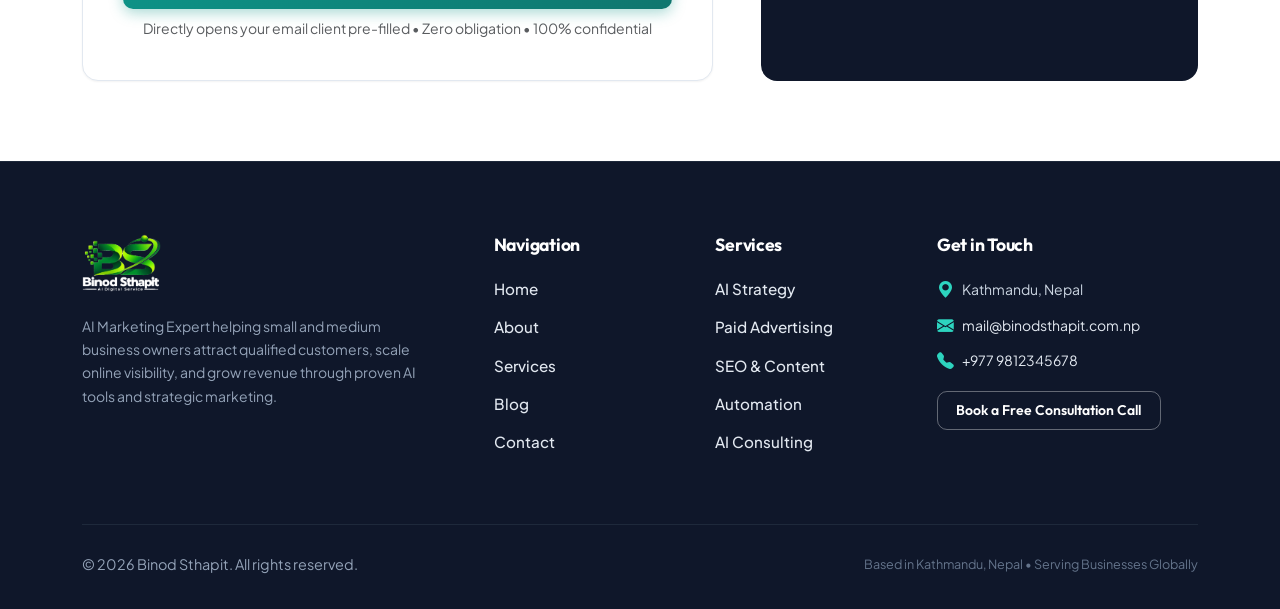
<file: contact.html>
<!DOCTYPE html>
<html lang="en">
<head>
  <meta charset="UTF-8">
  <meta name="viewport" content="width=device-width, initial-scale=1.0">
  <title>Contact & Book Consultation | Binod Sthapit - AI Marketing</title>
  <meta name="description" content="Get in touch with Binod Sthapit, AI Marketing Expert in Kathmandu, Nepal. Book a free consultation call to discuss your business growth and marketing roadmap.">
  <link rel="canonical" href="https://binodsthapit.com.np/contact.html">

  <!-- Open Graph -->
  <meta property="og:type" content="website">
  <meta property="og:url" content="https://binodsthapit.com.np/contact.html">
  <meta property="og:title" content="Contact & Book Consultation | Binod Sthapit">
  <meta property="og:description" content="Schedule your free consultation call with Binod Sthapit to analyze your marketing and build a tailored growth roadmap.">
  <meta property="og:image" content="assets/images/og-image.svg">

  <link rel="icon" type="image/svg+xml" href="assets/images/favicon.svg">
  <link rel="preconnect" href="https://fonts.googleapis.com">
  <link rel="preconnect" href="https://fonts.gstatic.com" crossorigin>
  <link href="https://fonts.googleapis.com/css2?family=Outfit:wght@500;600;700;800;900&family=Plus+Jakarta+Sans:ital,wght@0,400;0,500;0,600;0,700;0,800;1,400&display=swap" rel="stylesheet">
  <link rel="stylesheet" href="https://cdn.jsdelivr.net/npm/bootstrap@5.3.3/dist/css/bootstrap.min.css">
  <link rel="stylesheet" href="https://cdn.jsdelivr.net/npm/bootstrap-icons@1.11.3/font/bootstrap-icons.min.css">
  <link rel="stylesheet" href="https://cdnjs.cloudflare.com/ajax/libs/animate.css/4.1.1/animate.min.css">
  <link rel="stylesheet" href="assets/css/animate.min.css">
  <link rel="stylesheet" href="assets/css/style.css">
</head>
<body>

  <a href="#main-content" class="skip-to-content">Skip to main content</a>

  <!-- Header / Navigation -->
  <header>
    <nav class="navbar navbar-expand-lg navbar-custom fixed-top" aria-label="Main navigation">
      <div class="container">
        <a class="navbar-brand navbar-brand-custom" href="index.html" aria-label="Binod Sthapit - AI Digital Service Home">
          <img src="assets/images/logo.png" alt="Binod Sthapit - AI Digital Service" class="site-logo">
        </a>
        <button class="navbar-toggler" type="button" data-bs-toggle="collapse" data-bs-target="#mainNavbarNav" aria-controls="mainNavbarNav" aria-expanded="false" aria-label="Toggle navigation">
          <span class="navbar-toggler-icon"></span>
        </button>
        <div class="collapse navbar-collapse" id="mainNavbarNav">
          <ul class="navbar-nav ms-auto mb-2 mb-lg-0 align-items-lg-center">
            <li class="nav-item">
              <a class="nav-link" href="index.html">Home</a>
            </li>
            <li class="nav-item">
              <a class="nav-link" href="about.html">About</a>
            </li>
            <li class="nav-item">
              <a class="nav-link" href="services.html">Services</a>
            </li>
            <li class="nav-item">
              <a class="nav-link" href="blog.html">Blog</a>
            </li>
            <li class="nav-item">
              <a class="nav-link active" aria-current="page" href="contact.html">Contact</a>
            </li>
            <li class="nav-item ms-lg-3 mt-2 mt-lg-0">
              <a href="https://calendar.app.google/n4R95r7LdRjVfTHD9" target="_blank" rel="noopener noreferrer" class="btn btn-primary-cta booking-cta-btn">
                <span>Book a Free Consultation Call</span>
                <i class="bi bi-calendar-check"></i>
              </a>
            </li>
          </ul>
        </div>
      </div>
    </nav>
  </header>

  <!-- Main Content -->
  <main id="main-content">

    <!-- Welcoming Hero -->
    <section class="hero-section" aria-labelledby="contact-hero-heading">
      <div class="container pt-4">
        <div class="row align-items-center">
          <div class="col-lg-8 wow fadeInLeft" data-wow-duration="0.8s">
            <div class="badge-tag">
              <i class="bi bi-chat-dots-fill"></i>
              <span>Direct Conversation</span>
            </div>
            <h1 id="contact-hero-heading" class="hero-headline">
              Let's Discuss Your Business <span class="text-gradient">Goals & Challenges</span>
            </h1>
            <p class="hero-lead">
              Whether you are looking to generate consistent customer inquiries, implement practical AI tools, or fix an underperforming digital campaign, I am here to help you find the right path forward.
            </p>
          </div>
          <div class="col-lg-4 text-lg-end mt-3 mt-lg-0 wow fadeInRight" data-wow-duration="0.8s">
            <div class="p-3 bg-white rounded-3 border text-start shadow-sm">
              <div class="fw-bold text-navy small mb-1"><i class="bi bi-shield-check text-teal me-1"></i>No Obligation Discovery</div>
              <p class="small text-muted mb-0">Direct 1-on-1 dialogue with an experienced practitioner. Transparent feedback with zero sales pressure.</p>
            </div>
          </div>
        </div>
      </div>
    </section>

    <!-- Prominent Consultation & Contact Form Section -->
    <section class="section-padding bg-white" id="consultation" aria-labelledby="consultation-heading">
      <div class="container">
        
        <!-- Consultation Offer Highlight -->
        <div class="p-4 p-md-5 bg-light rounded-4 border mb-5">
          <div class="row align-items-center g-4">
            <div class="col-lg-8">
              <span class="badge bg-teal text-white mb-2 px-3 py-2 fw-semibold">Complimentary 30-Minute Session</span>
              <h2 id="consultation-heading" class="h3 fw-bold text-navy mb-2">
                Book a Free Consultation Call
              </h2>
              <p class="text-secondary mb-0">
                <strong>During your free consultation, I’ll analyze your business and create a customized digital marketing plan you can start implementing immediately.</strong>
              </p>
            </div>
            <div class="col-lg-4 text-lg-end">
              <div id="bookingLinkContainer">
                <!-- Direct Google Calendar Appointment Scheduling -->
                <p class="small text-muted mb-2">Prefer instant calendar scheduling?</p>
                <a href="https://calendar.app.google/n4R95r7LdRjVfTHD9" target="_blank" rel="noopener noreferrer" class="btn btn-outline-teal booking-cta-btn">
                  <i class="bi bi-calendar-event me-1"></i> Book via Google Calendar
                </a>
              </div>
            </div>
          </div>
        </div>

        <!-- Form and Contact Details Columns -->
        <div class="row g-5">
          
          <!-- Column 1: Contact Form -->
          <div class="col-lg-7">
            <div class="form-card">
              <h3 class="h4 fw-bold text-navy mb-3">Send a Consultation Inquiry</h3>
              <p class="text-secondary small mb-4">
                Fill in the details below to tell me about your business. I personally review all submissions and reply within 24–48 business hours.
              </p>

              <!-- Status Alert Area for Honest Feedback -->
              <div id="contactFormStatus" aria-live="polite"></div>

              <form id="consultationContactForm" novalidate>
                <div class="row g-3">
                  <!-- Name -->
                  <div class="col-md-6">
                    <label for="contactName" class="form-label">Your Name <span class="text-danger">*</span></label>
                    <input type="text" class="form-control" id="contactName" name="name" required placeholder="e.g., John Doe" autocomplete="name">
                    <div class="invalid-feedback">Please provide your full name.</div>
                  </div>

                  <!-- Email -->
                  <div class="col-md-6">
                    <label for="contactEmail" class="form-label">Work Email Address <span class="text-danger">*</span></label>
                    <input type="email" class="form-control" id="contactEmail" name="email" required placeholder="e.g., john@company.com" autocomplete="email">
                    <div class="invalid-feedback">Please enter a valid email address.</div>
                  </div>

                  <!-- Business Name -->
                  <div class="col-md-6">
                    <label for="contactBusiness" class="form-label">Business / Brand Name <span class="text-danger">*</span></label>
                    <input type="text" class="form-control" id="contactBusiness" name="businessName" required placeholder="e.g., Apex Solutions" autocomplete="organization">
                    <div class="invalid-feedback">Please specify your business or brand name.</div>
                  </div>

                  <!-- Website URL -->
                  <div class="col-md-6">
                    <label for="contactWebsite" class="form-label">Website URL <span class="text-muted small">(Optional)</span></label>
                    <input type="url" class="form-control" id="contactWebsite" name="websiteUrl" placeholder="https://yourwebsite.com">
                    <div class="invalid-feedback">Please enter a valid URL (starting with http:// or https://).</div>
                  </div>

                  <!-- Service of Interest -->
                  <div class="col-12">
                    <label for="contactService" class="form-label">Service of Primary Interest</label>
                    <select class="form-select" id="contactService" name="service">
                      <option value="General Discovery & Growth Strategy" selected>General Discovery & Growth Strategy</option>
                      <option value="AI-Powered Digital Marketing Strategy">AI-Powered Digital Marketing Strategy</option>
                      <option value="Social Media Marketing & Content Creation">Social Media Marketing & Content Creation</option>
                      <option value="Search Engine Optimization & AI Content">Search Engine Optimization & AI Content</option>
                      <option value="Paid Advertising Campaign Management">Paid Advertising Campaign Management</option>
                      <option value="Email Marketing & Marketing Automation">Email Marketing & Marketing Automation</option>
                      <option value="Lead Generation & Conversion Optimization">Lead Generation & Conversion Optimization</option>
                      <option value="AI Tools Consulting & Implementation">AI Tools Consulting & Implementation</option>
                    </select>
                  </div>

                  <!-- Message -->
                  <div class="col-12">
                    <label for="contactMessage" class="form-label">What is your primary marketing goal or current challenge? <span class="text-danger">*</span></label>
                    <textarea class="form-control" id="contactMessage" name="message" rows="4" required placeholder="Tell me a bit about your target customer, what you have tried so far, and what you would like to achieve..."></textarea>
                    <div class="invalid-feedback">Please describe your business goal or challenge.</div>
                  </div>

                  <!-- Privacy Notice -->
                  <div class="col-12">
                    <div class="form-notice-sensitive">
                      <i class="bi bi-shield-lock-fill text-muted me-1"></i>
                      <em>Privacy Notice: Please do not include sensitive financial details, passwords, or confidential account credentials in this form.</em>
                    </div>
                  </div>

                  <!-- Submit CTA Button -->
                  <div class="col-12 mt-4">
                    <button type="submit" class="btn btn-primary-cta w-100 py-3">
                      <span>Send Inquiry via Email App</span>
                      <i class="bi bi-send-fill"></i>
                    </button>
                    <p class="small text-muted text-center mt-2 mb-0">Directly opens your email client pre-filled • Zero obligation • 100% confidential</p>
                  </div>
                </div>
              </form>
            </div>
          </div>

          <!-- Column 2: Direct Contact Information -->
          <div class="col-lg-5">
            <div class="contact-info-card">
              <span class="badge bg-teal text-white mb-3 px-3 py-1">Direct Contact</span>
              <h3 class="h4 fw-bold mb-3">Direct Communication Channels</h3>
              <p class="text-white-50 mb-4">
                Prefer to reach out directly? Feel free to send an email, call, or initiate a WhatsApp message.
              </p>

              <!-- Location -->
              <div class="contact-detail-item">
                <div class="contact-icon-pill">
                  <i class="bi bi-geo-alt-fill"></i>
                </div>
                <div class="contact-detail-text">
                  <h4 class="h6 fw-bold mb-1 text-white">Service Location</h4>
                  <p class="mb-0 text-white-50">Kathmandu, Nepal</p>
                  <small class="text-teal">Collaborating with clients locally & globally</small>
                </div>
              </div>

              <!-- Email -->
              <div class="contact-detail-item">
                <div class="contact-icon-pill">
                  <i class="bi bi-envelope-fill"></i>
                </div>
                <div class="contact-detail-text">
                  <h4 class="h6 fw-bold mb-1 text-white">Email Address</h4>
                  <p class="mb-0"><a href="mailto:mail@binodsthapit.com.np">mail@binodsthapit.com.np</a></p>
                  <small class="text-white-50">Response within 24–48 business hours</small>
                </div>
              </div>

              <!-- Phone / WhatsApp -->
              <div class="contact-detail-item">
                <div class="contact-icon-pill">
                  <i class="bi bi-whatsapp"></i>
                </div>
                <div class="contact-detail-text">
                  <h4 class="h6 fw-bold mb-1 text-white">Phone & WhatsApp</h4>
                  <p class="mb-0"><a href="tel:+9779812345678">+977 9812345678</a></p>
                  <small class="text-white-50">Available Sun–Fri, 9:00 AM – 6:00 PM NPT</small>
                </div>
              </div>

              <!-- What to expect banner -->
              <div class="p-3 bg-white bg-opacity-10 rounded-3 border border-white border-opacity-25 mt-4">
                <h4 class="h6 fw-bold text-white mb-2"><i class="bi bi-clock-history text-teal me-2"></i>Consultation Expectations:</h4>
                <ul class="text-white-50 small ps-3 mb-0">
                  <li class="mb-1">Detailed analysis of current website & channels</li>
                  <li class="mb-1">Specific AI tools tailored to your workflow</li>
                  <li class="mb-1">Clear digital marketing plan you can use right away</li>
                </ul>
              </div>

            </div>
          </div>

        </div>

      </div>
    </section>

  </main>

  <!-- Shared Footer -->
  <footer class="footer-custom" aria-label="Site footer">
    <div class="container">
      <div class="row g-4 justify-content-between">
        <div class="col-lg-4">
          <div class="mb-3">
            <a href="index.html" class="d-inline-block" aria-label="Binod Sthapit Home">
              <img src="assets/images/logo-footer.png" alt="Binod Sthapit - AI Digital Service" class="footer-logo">
            </a>
          </div>
          <p class="small text-muted mb-4">
            AI Marketing Expert helping small and medium business owners attract qualified customers, scale online visibility, and grow revenue through proven AI tools and strategic marketing.
          </p>
          <div class="social-profiles-container">
            <div id="footerSocialLinks" class="d-flex align-items-center"></div>
          </div>
        </div>
        <div class="col-6 col-md-3 col-lg-2">
          <h5>Navigation</h5>
          <ul class="footer-links">
            <li><a href="index.html">Home</a></li>
            <li><a href="about.html">About</a></li>
            <li><a href="services.html">Services</a></li>
            <li><a href="blog.html">Blog</a></li>
            <li><a href="contact.html">Contact</a></li>
          </ul>
        </div>
        <div class="col-6 col-md-3 col-lg-2">
          <h5>Services</h5>
          <ul class="footer-links">
            <li><a href="services.html#ai-marketing-strategy">AI Strategy</a></li>
            <li><a href="services.html#paid-ads-management">Paid Advertising</a></li>
            <li><a href="services.html#seo-ai-content">SEO & Content</a></li>
            <li><a href="services.html#email-marketing-automation">Automation</a></li>
            <li><a href="services.html#ai-tools-consulting">AI Consulting</a></li>
          </ul>
        </div>
        <div class="col-md-6 col-lg-3">
          <h5>Get in Touch</h5>
          <p class="small mb-2"><i class="bi bi-geo-alt-fill text-teal me-2"></i>Kathmandu, Nepal</p>
          <p class="small mb-2"><i class="bi bi-envelope-fill text-teal me-2"></i><a href="mailto:mail@binodsthapit.com.np">mail@binodsthapit.com.np</a></p>
          <p class="small mb-3"><i class="bi bi-telephone-fill text-teal me-2"></i><a href="tel:+9779812345678">+977 9812345678</a></p>
          <a href="https://calendar.app.google/n4R95r7LdRjVfTHD9" target="_blank" rel="noopener noreferrer" class="btn btn-outline-light btn-sm booking-cta-btn">
            Book a Free Consultation Call
          </a>
        </div>
      </div>
      <div class="footer-bottom d-flex flex-wrap justify-content-between align-items-center">
        <p class="mb-0">&copy; <span class="current-year">2026</span> Binod Sthapit. All rights reserved.</p>
        <p class="mb-0 text-muted small">Based in Kathmandu, Nepal • Serving Businesses Globally</p>
      </div>
    </div>
  </footer>

  <!-- Scripts -->
  <script src="https://code.jquery.com/jquery-3.7.1.min.js"></script>
  <script src="https://cdn.jsdelivr.net/npm/bootstrap@5.3.3/dist/js/bootstrap.bundle.min.js"></script>
  <script src="assets/js/wow.min.js"></script>
  <script src="assets/js/config.js"></script>
  <script src="assets/js/contact.js"></script>
  <script src="assets/js/main.js"></script>
</body>
</html>
</file>
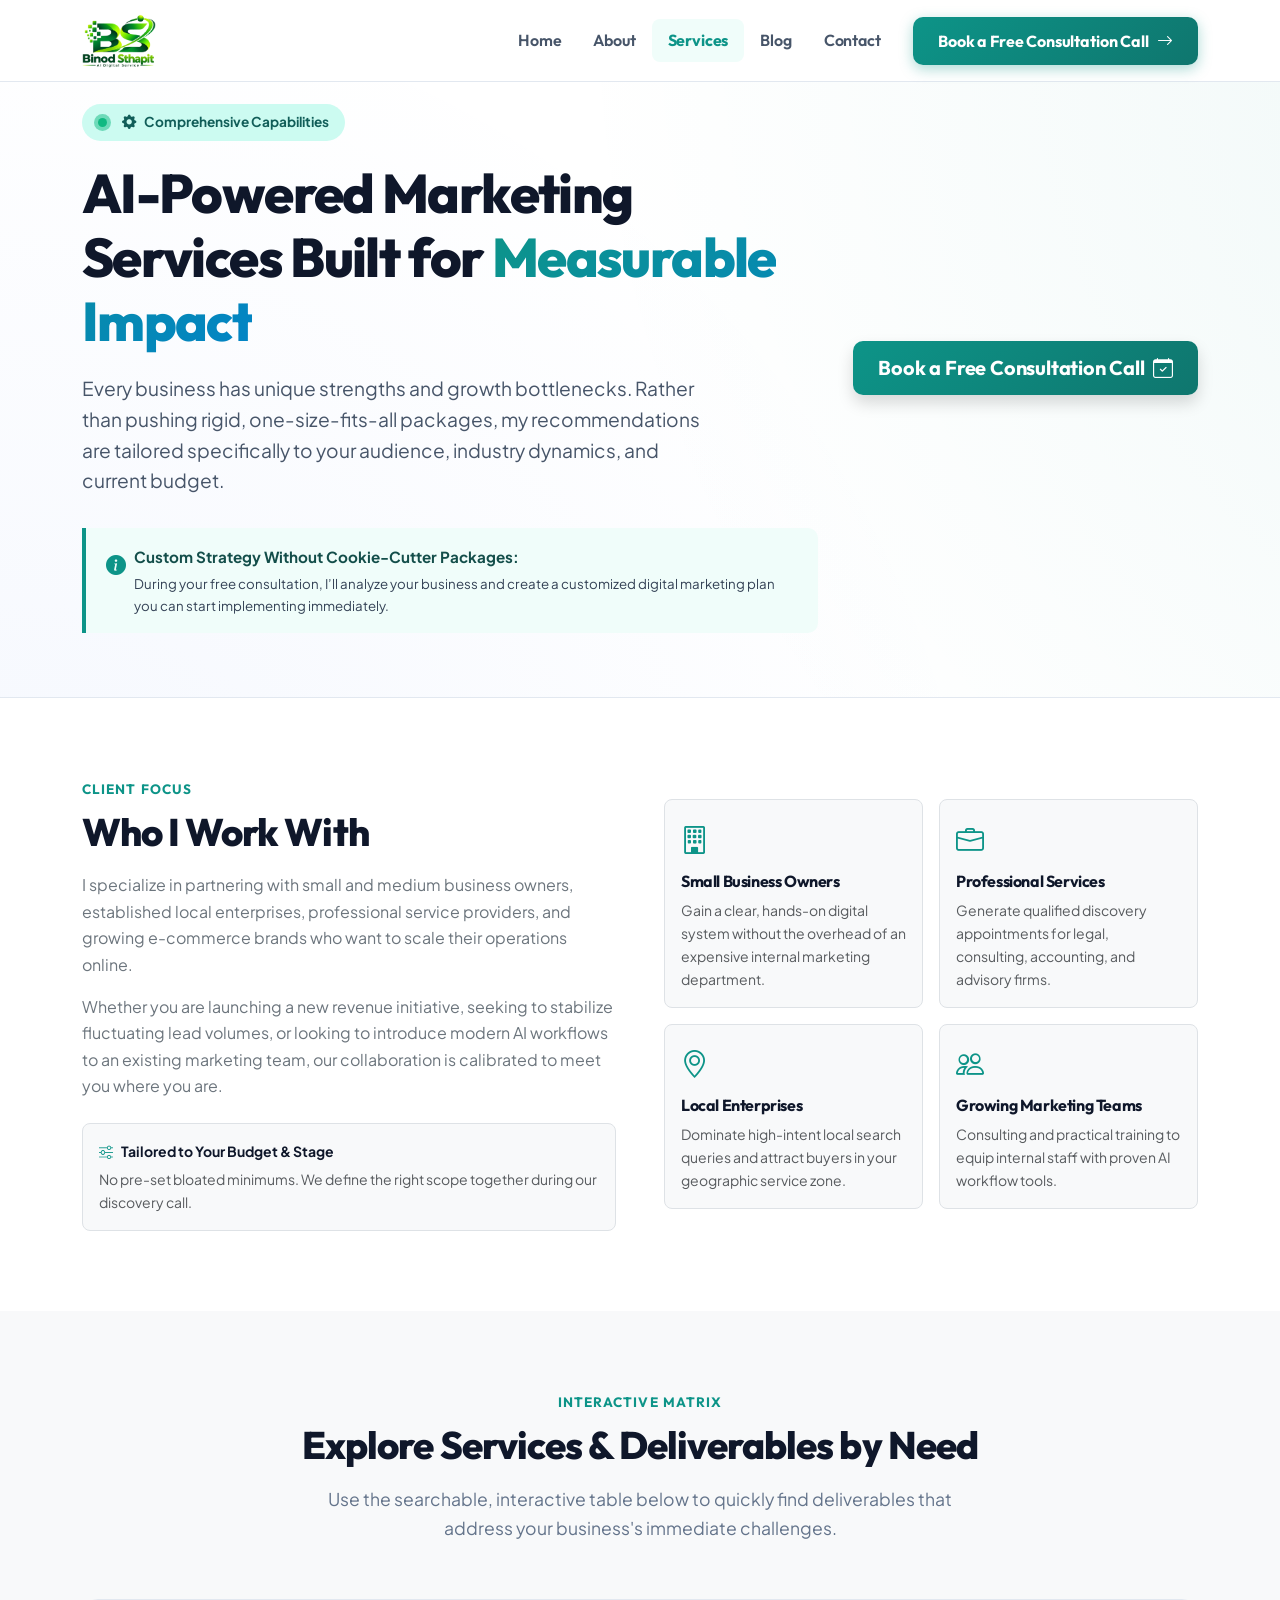
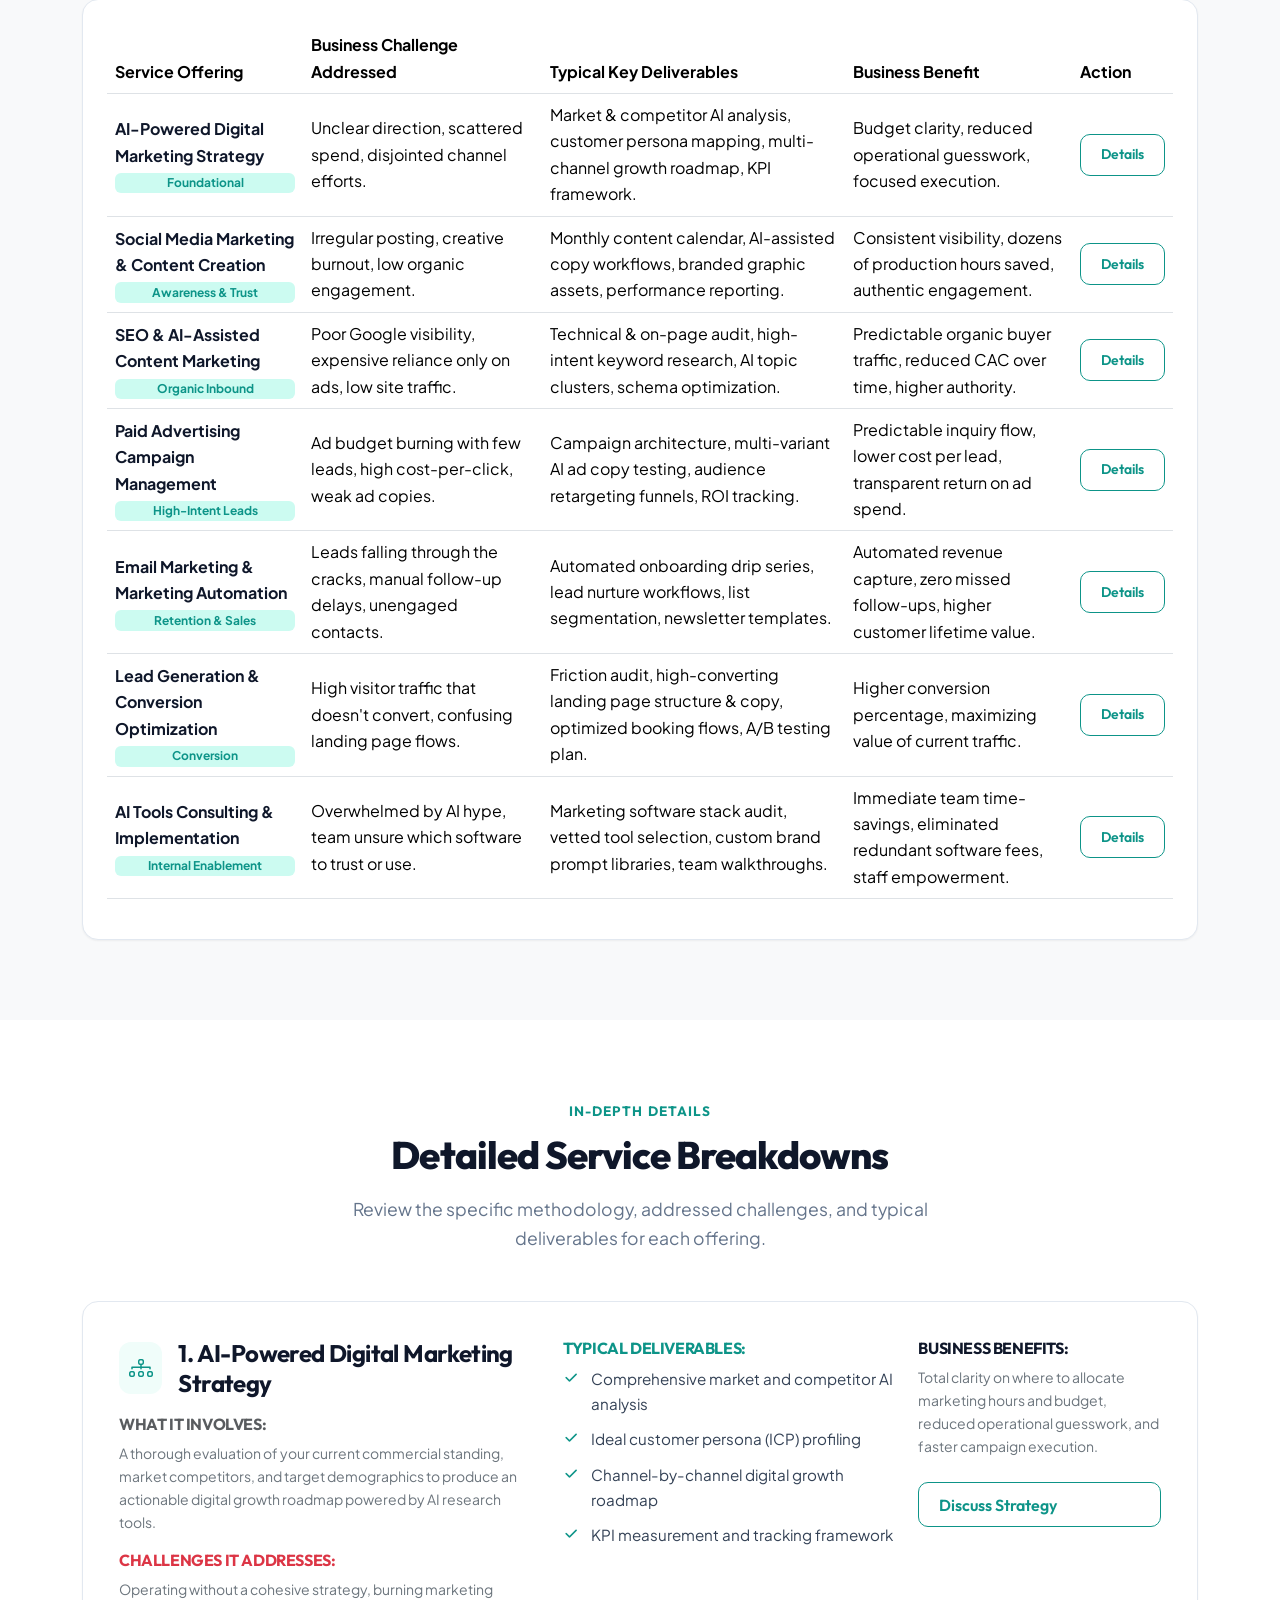
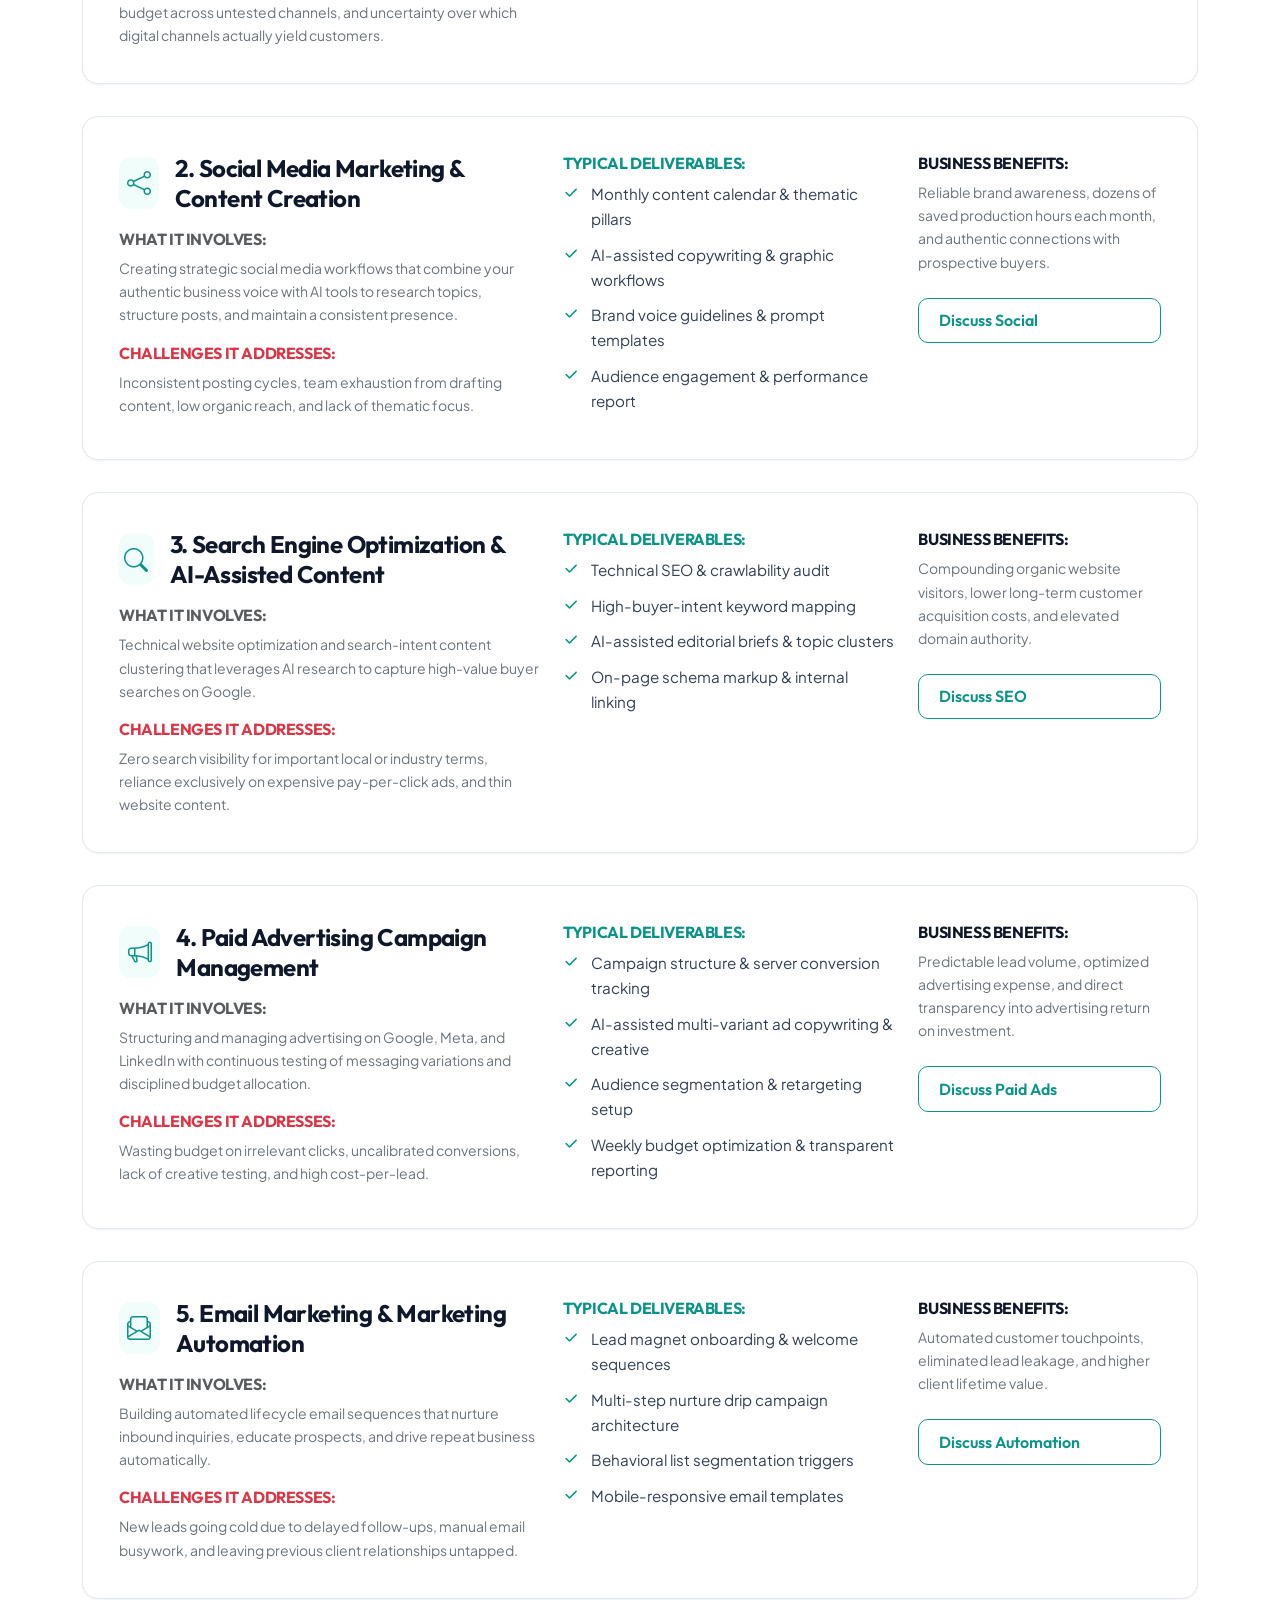
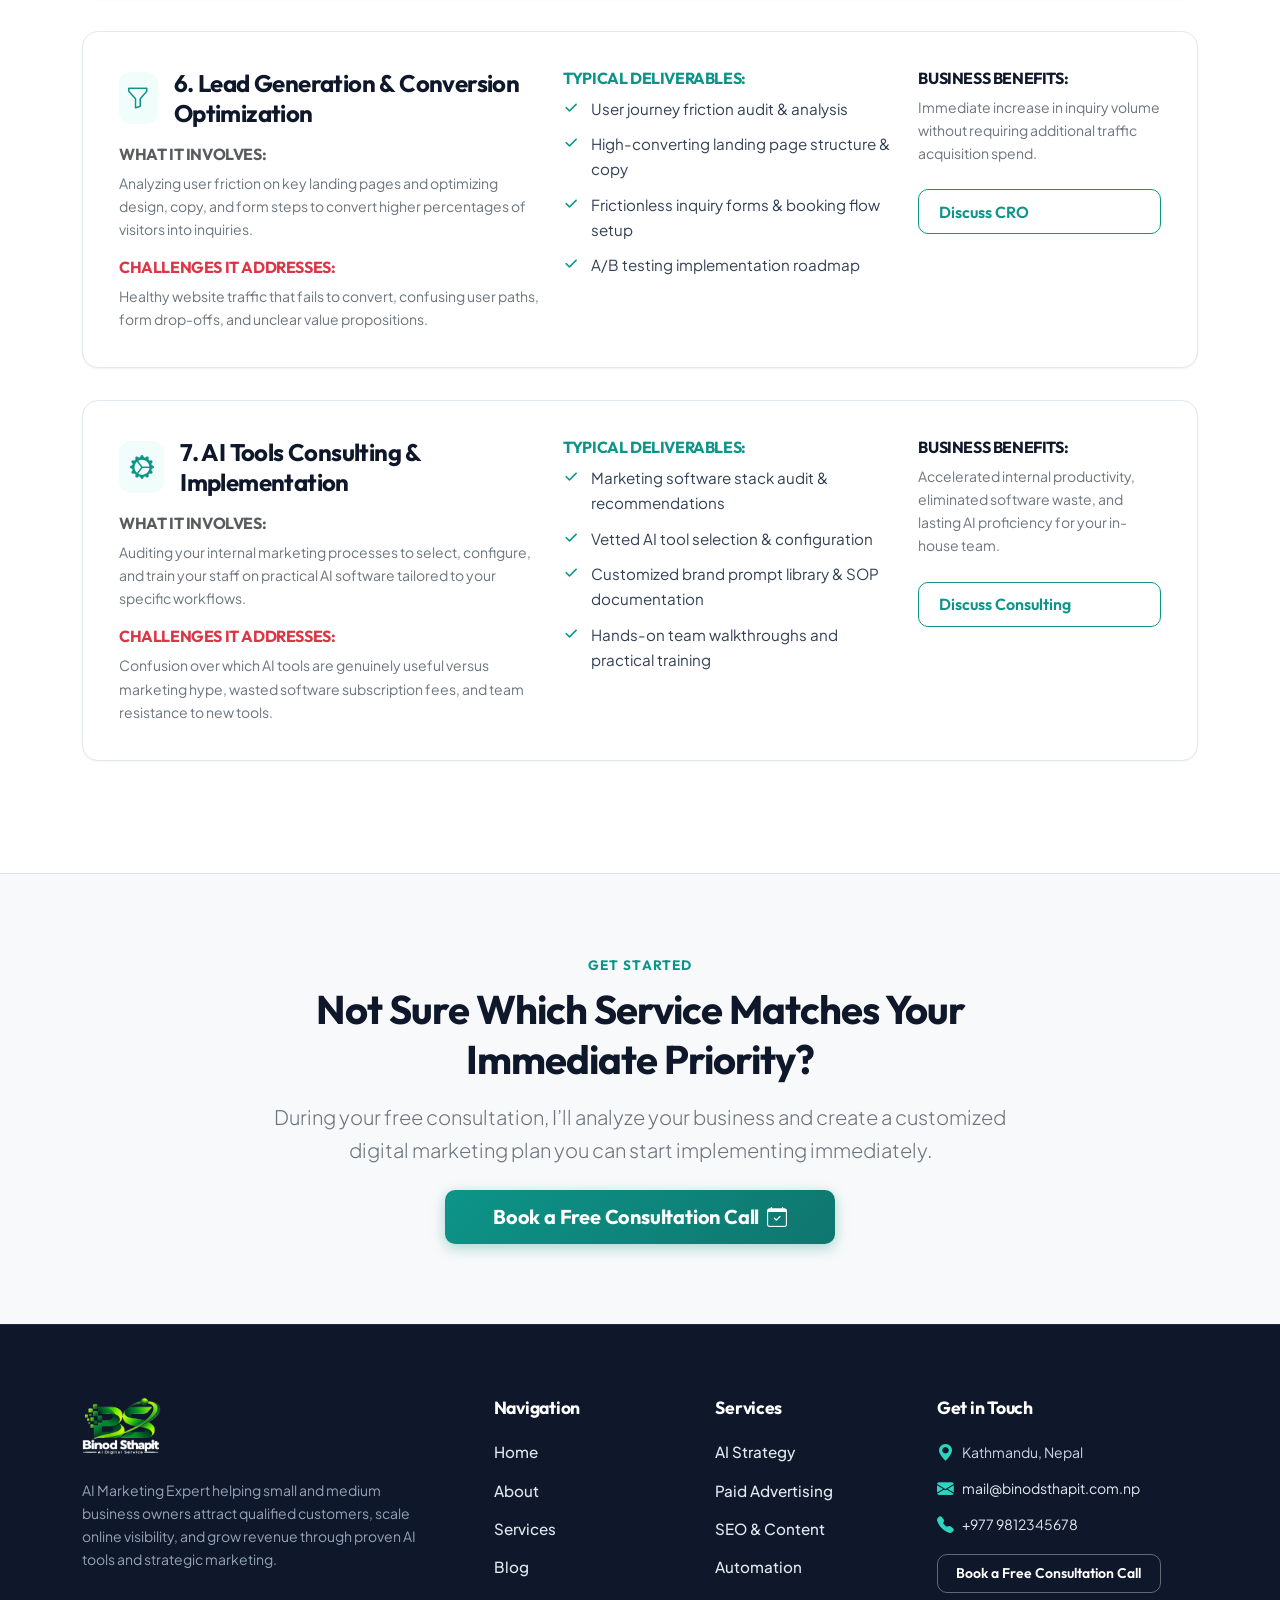
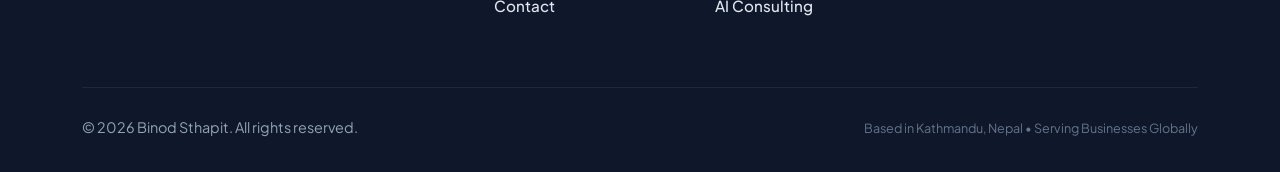
<file: services.html>
<!DOCTYPE html>
<html lang="en">
<head>
  <meta charset="UTF-8">
  <meta name="viewport" content="width=device-width, initial-scale=1.0">
  <title>Services | Binod Sthapit - AI Marketing Solutions</title>
  <meta name="description" content="Explore AI-powered digital marketing services for small and medium businesses. Strategy, SEO, paid ads, social media, automation, lead generation, and AI consulting.">
  <link rel="canonical" href="https://binodsthapit.com.np/services.html">

  <!-- Open Graph -->
  <meta property="og:type" content="website">
  <meta property="og:url" content="https://binodsthapit.com.np/services.html">
  <meta property="og:title" content="Services | Binod Sthapit - AI Marketing Solutions">
  <meta property="og:description" content="Practical AI marketing services designed to generate qualified leads and drive revenue for small and medium businesses.">
  <meta property="og:image" content="assets/images/og-image.svg">

  <!-- Favicon -->
  <link rel="icon" type="image/svg+xml" href="assets/images/favicon.svg">

  <!-- Fonts & Styles -->
  <link rel="preconnect" href="https://fonts.googleapis.com">
  <link rel="preconnect" href="https://fonts.gstatic.com" crossorigin>
  <link href="https://fonts.googleapis.com/css2?family=Outfit:wght@500;600;700;800;900&family=Plus+Jakarta+Sans:ital,wght@0,400;0,500;0,600;0,700;0,800;1,400&display=swap" rel="stylesheet">
  <link rel="stylesheet" href="https://cdn.jsdelivr.net/npm/bootstrap@5.3.3/dist/css/bootstrap.min.css">
  <link rel="stylesheet" href="https://cdn.jsdelivr.net/npm/bootstrap-icons@1.11.3/font/bootstrap-icons.min.css">
  <!-- DataTables Bootstrap 5 CSS -->
  <link rel="stylesheet" href="https://cdn.datatables.net/2.1.8/css/dataTables.bootstrap5.min.css">
  <link rel="stylesheet" href="https://cdnjs.cloudflare.com/ajax/libs/animate.css/4.1.1/animate.min.css">
  <link rel="stylesheet" href="assets/css/animate.min.css">
  <link rel="stylesheet" href="assets/css/style.css">
</head>
<body>

  <a href="#main-content" class="skip-to-content">Skip to main content</a>

  <!-- Header / Navigation -->
  <header>
    <nav class="navbar navbar-expand-lg navbar-custom fixed-top" aria-label="Main navigation">
      <div class="container">
        <a class="navbar-brand navbar-brand-custom" href="index.html" aria-label="Binod Sthapit - AI Digital Service Home">
          <img src="assets/images/logo.png" alt="Binod Sthapit - AI Digital Service" class="site-logo">
        </a>
        <button class="navbar-toggler" type="button" data-bs-toggle="collapse" data-bs-target="#mainNavbarNav" aria-controls="mainNavbarNav" aria-expanded="false" aria-label="Toggle navigation">
          <span class="navbar-toggler-icon"></span>
        </button>
        <div class="collapse navbar-collapse" id="mainNavbarNav">
          <ul class="navbar-nav ms-auto mb-2 mb-lg-0 align-items-lg-center">
            <li class="nav-item">
              <a class="nav-link" href="index.html">Home</a>
            </li>
            <li class="nav-item">
              <a class="nav-link" href="about.html">About</a>
            </li>
            <li class="nav-item">
              <a class="nav-link active" aria-current="page" href="services.html">Services</a>
            </li>
            <li class="nav-item">
              <a class="nav-link" href="blog.html">Blog</a>
            </li>
            <li class="nav-item">
              <a class="nav-link" href="contact.html">Contact</a>
            </li>
            <li class="nav-item ms-lg-3 mt-2 mt-lg-0">
              <a href="https://calendar.app.google/n4R95r7LdRjVfTHD9" target="_blank" rel="noopener noreferrer" class="btn btn-primary-cta booking-cta-btn">
                <span>Book a Free Consultation Call</span>
                <i class="bi bi-arrow-right"></i>
              </a>
            </li>
          </ul>
        </div>
      </div>
    </nav>
  </header>

  <!-- Main Content -->
  <main id="main-content">

    <!-- Page Header -->
    <section class="hero-section" aria-labelledby="services-hero-heading">
      <div class="container pt-4">
        <div class="row align-items-center">
          <div class="col-lg-8 wow fadeInLeft" data-wow-duration="0.8s">
            <div class="badge-tag">
              <i class="bi bi-gear-fill"></i>
              <span>Comprehensive Capabilities</span>
            </div>
            <h1 id="services-hero-heading" class="hero-headline">
              AI-Powered Marketing Services Built for <span class="text-gradient">Measurable Impact</span>
            </h1>
            <p class="hero-lead">
              Every business has unique strengths and growth bottlenecks. Rather than pushing rigid, one-size-fits-all packages, my recommendations are tailored specifically to your audience, industry dynamics, and current budget.
            </p>
            <div class="offer-callout">
              <div class="d-flex align-items-start gap-2">
                <i class="bi bi-info-circle-fill text-teal fs-5 mt-1"></i>
                <div>
                  <strong>Custom Strategy Without Cookie-Cutter Packages:</strong>
                  <p class="mb-0 mt-1 small">During your free consultation, I’ll analyze your business and create a customized digital marketing plan you can start implementing immediately.</p>
                </div>
              </div>
            </div>
          </div>
          <div class="col-lg-4 text-lg-end mt-4 mt-lg-0 wow fadeInRight" data-wow-duration="0.8s">
            <a href="https://calendar.app.google/n4R95r7LdRjVfTHD9" target="_blank" rel="noopener noreferrer" class="btn btn-primary-cta btn-lg booking-cta-btn shadow">
              <span>Book a Free Consultation Call</span>
              <i class="bi bi-calendar-check"></i>
            </a>
          </div>
        </div>
      </div>
    </section>

    <!-- "Who I Work With" Section -->
    <section class="section-padding bg-white" aria-labelledby="who-heading">
      <div class="container">
        <div class="row align-items-center g-5">
          <div class="col-lg-6">
            <span class="section-subtitle">Client Focus</span>
            <h2 id="who-heading" class="section-title">Who I Work With</h2>
            <p class="text-secondary mb-3">
              I specialize in partnering with small and medium business owners, established local enterprises, professional service providers, and growing e-commerce brands who want to scale their operations online.
            </p>
            <p class="text-secondary mb-4">
              Whether you are launching a new revenue initiative, seeking to stabilize fluctuating lead volumes, or looking to introduce modern AI workflows to an existing marketing team, our collaboration is calibrated to meet you where you are.
            </p>
            <div class="p-3 bg-light rounded-3 border">
              <div class="fw-bold text-navy small mb-1"><i class="bi bi-sliders text-teal me-2"></i>Tailored to Your Budget & Stage</div>
              <p class="small text-muted mb-0">No pre-set bloated minimums. We define the right scope together during our discovery call.</p>
            </div>
          </div>
          <div class="col-lg-6">
            <div class="row g-3">
              <div class="col-sm-6">
                <div class="p-3 bg-light rounded-3 border h-100">
                  <i class="bi bi-building fs-3 text-teal mb-2 d-block"></i>
                  <h3 class="h6 fw-bold text-navy">Small Business Owners</h3>
                  <p class="small text-muted mb-0">Gain a clear, hands-on digital system without the overhead of an expensive internal marketing department.</p>
                </div>
              </div>
              <div class="col-sm-6">
                <div class="p-3 bg-light rounded-3 border h-100">
                  <i class="bi bi-briefcase fs-3 text-teal mb-2 d-block"></i>
                  <h3 class="h6 fw-bold text-navy">Professional Services</h3>
                  <p class="small text-muted mb-0">Generate qualified discovery appointments for legal, consulting, accounting, and advisory firms.</p>
                </div>
              </div>
              <div class="col-sm-6">
                <div class="p-3 bg-light rounded-3 border h-100">
                  <i class="bi bi-geo-alt fs-3 text-teal mb-2 d-block"></i>
                  <h3 class="h6 fw-bold text-navy">Local Enterprises</h3>
                  <p class="small text-muted mb-0">Dominate high-intent local search queries and attract buyers in your geographic service zone.</p>
                </div>
              </div>
              <div class="col-sm-6">
                <div class="p-3 bg-light rounded-3 border h-100">
                  <i class="bi bi-people fs-3 text-teal mb-2 d-block"></i>
                  <h3 class="h6 fw-bold text-navy">Growing Marketing Teams</h3>
                  <p class="small text-muted mb-0">Consulting and practical training to equip internal staff with proven AI workflow tools.</p>
                </div>
              </div>
            </div>
          </div>
        </div>
      </div>
    </section>

    <!-- Interactive DataTables Section: AI Marketing Strategy & Deliverables Explorer -->
    <section class="section-padding bg-light" aria-labelledby="matrix-heading">
      <div class="container">
        <div class="section-header text-center">
          <span class="section-subtitle">Interactive Matrix</span>
          <h2 id="matrix-heading" class="section-title">Explore Services & Deliverables by Need</h2>
          <p class="section-desc mx-auto">
            Use the searchable, interactive table below to quickly find deliverables that address your business's immediate challenges.
          </p>
        </div>
        
        <div class="table-custom-wrapper">
          <div class="table-responsive">
            <table id="servicesDataTable" class="table table-hover align-middle w-100" aria-label="Interactive services and deliverables table">
              <thead>
                <tr>
                  <th scope="col" style="min-width: 180px;">Service Offering</th>
                  <th scope="col" style="min-width: 200px;">Business Challenge Addressed</th>
                  <th scope="col" style="min-width: 250px;">Typical Key Deliverables</th>
                  <th scope="col" style="min-width: 180px;">Business Benefit</th>
                  <th scope="col" style="min-width: 100px;">Action</th>
                </tr>
              </thead>
              <tbody>
                <tr>
                  <td>
                    <span class="fw-bold text-navy">AI-Powered Digital Marketing Strategy</span>
                    <span class="badge bg-teal-badge text-teal d-block mt-1">Foundational</span>
                  </td>
                  <td>Unclear direction, scattered spend, disjointed channel efforts.</td>
                  <td>Market & competitor AI analysis, customer persona mapping, multi-channel growth roadmap, KPI framework.</td>
                  <td>Budget clarity, reduced operational guesswork, focused execution.</td>
                  <td><a href="#ai-marketing-strategy" class="btn btn-sm btn-outline-teal">Details</a></td>
                </tr>
                <tr>
                  <td>
                    <span class="fw-bold text-navy">Social Media Marketing & Content Creation</span>
                    <span class="badge bg-teal-badge text-teal d-block mt-1">Awareness & Trust</span>
                  </td>
                  <td>Irregular posting, creative burnout, low organic engagement.</td>
                  <td>Monthly content calendar, AI-assisted copy workflows, branded graphic assets, performance reporting.</td>
                  <td>Consistent visibility, dozens of production hours saved, authentic engagement.</td>
                  <td><a href="#social-media-content" class="btn btn-sm btn-outline-teal">Details</a></td>
                </tr>
                <tr>
                  <td>
                    <span class="fw-bold text-navy">SEO & AI-Assisted Content Marketing</span>
                    <span class="badge bg-teal-badge text-teal d-block mt-1">Organic Inbound</span>
                  </td>
                  <td>Poor Google visibility, expensive reliance only on ads, low site traffic.</td>
                  <td>Technical & on-page audit, high-intent keyword research, AI topic clusters, schema optimization.</td>
                  <td>Predictable organic buyer traffic, reduced CAC over time, higher authority.</td>
                  <td><a href="#seo-ai-content" class="btn btn-sm btn-outline-teal">Details</a></td>
                </tr>
                <tr>
                  <td>
                    <span class="fw-bold text-navy">Paid Advertising Campaign Management</span>
                    <span class="badge bg-teal-badge text-teal d-block mt-1">High-Intent Leads</span>
                  </td>
                  <td>Ad budget burning with few leads, high cost-per-click, weak ad copies.</td>
                  <td>Campaign architecture, multi-variant AI ad copy testing, audience retargeting funnels, ROI tracking.</td>
                  <td>Predictable inquiry flow, lower cost per lead, transparent return on ad spend.</td>
                  <td><a href="#paid-ads-management" class="btn btn-sm btn-outline-teal">Details</a></td>
                </tr>
                <tr>
                  <td>
                    <span class="fw-bold text-navy">Email Marketing & Marketing Automation</span>
                    <span class="badge bg-teal-badge text-teal d-block mt-1">Retention & Sales</span>
                  </td>
                  <td>Leads falling through the cracks, manual follow-up delays, unengaged contacts.</td>
                  <td>Automated onboarding drip series, lead nurture workflows, list segmentation, newsletter templates.</td>
                  <td>Automated revenue capture, zero missed follow-ups, higher customer lifetime value.</td>
                  <td><a href="#email-marketing-automation" class="btn btn-sm btn-outline-teal">Details</a></td>
                </tr>
                <tr>
                  <td>
                    <span class="fw-bold text-navy">Lead Generation & Conversion Optimization</span>
                    <span class="badge bg-teal-badge text-teal d-block mt-1">Conversion</span>
                  </td>
                  <td>High visitor traffic that doesn't convert, confusing landing page flows.</td>
                  <td>Friction audit, high-converting landing page structure & copy, optimized booking flows, A/B testing plan.</td>
                  <td>Higher conversion percentage, maximizing value of current traffic.</td>
                  <td><a href="#lead-gen-cro" class="btn btn-sm btn-outline-teal">Details</a></td>
                </tr>
                <tr>
                  <td>
                    <span class="fw-bold text-navy">AI Tools Consulting & Implementation</span>
                    <span class="badge bg-teal-badge text-teal d-block mt-1">Internal Enablement</span>
                  </td>
                  <td>Overwhelmed by AI hype, team unsure which software to trust or use.</td>
                  <td>Marketing software stack audit, vetted tool selection, custom brand prompt libraries, team walkthroughs.</td>
                  <td>Immediate team time-savings, eliminated redundant software fees, staff empowerment.</td>
                  <td><a href="#ai-tools-consulting" class="btn btn-sm btn-outline-teal">Details</a></td>
                </tr>
              </tbody>
            </table>
          </div>
        </div>
      </div>
    </section>

    <!-- Detailed 7 Service Sections -->
    <section class="section-padding bg-white" aria-labelledby="all-services-heading">
      <div class="container">
        <div class="section-header text-center mb-5">
          <span class="section-subtitle">In-Depth Details</span>
          <h2 id="all-services-heading" class="section-title">Detailed Service Breakdowns</h2>
          <p class="section-desc mx-auto">
            Review the specific methodology, addressed challenges, and typical deliverables for each offering.
          </p>
        </div>

        <!-- Service 1 -->
        <div class="service-full-card" id="ai-marketing-strategy">
          <div class="row g-4">
            <div class="col-lg-5">
              <div class="d-flex align-items-center gap-3 mb-3">
                <div class="card-icon-box mb-0"><i class="bi bi-diagram-3"></i></div>
                <h3 class="h4 fw-bold text-navy mb-0">1. AI-Powered Digital Marketing Strategy</h3>
              </div>
              <h4 class="h6 fw-bold text-muted text-uppercase mb-2">What it involves:</h4>
              <p class="text-secondary small mb-3">
                A thorough evaluation of your current commercial standing, market competitors, and target demographics to produce an actionable digital growth roadmap powered by AI research tools.
              </p>
              <h4 class="h6 fw-bold text-danger text-uppercase mb-2">Challenges it addresses:</h4>
              <p class="text-secondary small mb-0">
                Operating without a cohesive strategy, burning marketing budget across untested channels, and uncertainty over which digital channels actually yield customers.
              </p>
            </div>
            <div class="col-lg-4">
              <h4 class="h6 fw-bold text-teal text-uppercase mb-2">Typical Deliverables:</h4>
              <ul class="deliverable-list">
                <li>Comprehensive market and competitor AI analysis</li>
                <li>Ideal customer persona (ICP) profiling</li>
                <li>Channel-by-channel digital growth roadmap</li>
                <li>KPI measurement and tracking framework</li>
              </ul>
            </div>
            <div class="col-lg-3">
              <h4 class="h6 fw-bold text-navy text-uppercase mb-2">Business Benefits:</h4>
              <p class="text-secondary small mb-4">
                Total clarity on where to allocate marketing hours and budget, reduced operational guesswork, and faster campaign execution.
              </p>
              <a href="https://calendar.app.google/n4R95r7LdRjVfTHD9" target="_blank" rel="noopener noreferrer" class="btn btn-outline-teal w-100 booking-cta-btn">Discuss Strategy</a>
            </div>
          </div>
        </div>

        <!-- Service 2 -->
        <div class="service-full-card" id="social-media-content">
          <div class="row g-4">
            <div class="col-lg-5">
              <div class="d-flex align-items-center gap-3 mb-3">
                <div class="card-icon-box mb-0"><i class="bi bi-share"></i></div>
                <h3 class="h4 fw-bold text-navy mb-0">2. Social Media Marketing & Content Creation</h3>
              </div>
              <h4 class="h6 fw-bold text-muted text-uppercase mb-2">What it involves:</h4>
              <p class="text-secondary small mb-3">
                Creating strategic social media workflows that combine your authentic business voice with AI tools to research topics, structure posts, and maintain a consistent presence.
              </p>
              <h4 class="h6 fw-bold text-danger text-uppercase mb-2">Challenges it addresses:</h4>
              <p class="text-secondary small mb-0">
                Inconsistent posting cycles, team exhaustion from drafting content, low organic reach, and lack of thematic focus.
              </p>
            </div>
            <div class="col-lg-4">
              <h4 class="h6 fw-bold text-teal text-uppercase mb-2">Typical Deliverables:</h4>
              <ul class="deliverable-list">
                <li>Monthly content calendar & thematic pillars</li>
                <li>AI-assisted copywriting & graphic workflows</li>
                <li>Brand voice guidelines & prompt templates</li>
                <li>Audience engagement & performance report</li>
              </ul>
            </div>
            <div class="col-lg-3">
              <h4 class="h6 fw-bold text-navy text-uppercase mb-2">Business Benefits:</h4>
              <p class="text-secondary small mb-4">
                Reliable brand awareness, dozens of saved production hours each month, and authentic connections with prospective buyers.
              </p>
              <a href="https://calendar.app.google/n4R95r7LdRjVfTHD9" target="_blank" rel="noopener noreferrer" class="btn btn-outline-teal w-100 booking-cta-btn">Discuss Social</a>
            </div>
          </div>
        </div>

        <!-- Service 3 -->
        <div class="service-full-card" id="seo-ai-content">
          <div class="row g-4">
            <div class="col-lg-5">
              <div class="d-flex align-items-center gap-3 mb-3">
                <div class="card-icon-box mb-0"><i class="bi bi-search"></i></div>
                <h3 class="h4 fw-bold text-navy mb-0">3. Search Engine Optimization & AI-Assisted Content</h3>
              </div>
              <h4 class="h6 fw-bold text-muted text-uppercase mb-2">What it involves:</h4>
              <p class="text-secondary small mb-3">
                Technical website optimization and search-intent content clustering that leverages AI research to capture high-value buyer searches on Google.
              </p>
              <h4 class="h6 fw-bold text-danger text-uppercase mb-2">Challenges it addresses:</h4>
              <p class="text-secondary small mb-0">
                Zero search visibility for important local or industry terms, reliance exclusively on expensive pay-per-click ads, and thin website content.
              </p>
            </div>
            <div class="col-lg-4">
              <h4 class="h6 fw-bold text-teal text-uppercase mb-2">Typical Deliverables:</h4>
              <ul class="deliverable-list">
                <li>Technical SEO & crawlability audit</li>
                <li>High-buyer-intent keyword mapping</li>
                <li>AI-assisted editorial briefs & topic clusters</li>
                <li>On-page schema markup & internal linking</li>
              </ul>
            </div>
            <div class="col-lg-3">
              <h4 class="h6 fw-bold text-navy text-uppercase mb-2">Business Benefits:</h4>
              <p class="text-secondary small mb-4">
                Compounding organic website visitors, lower long-term customer acquisition costs, and elevated domain authority.
              </p>
              <a href="https://calendar.app.google/n4R95r7LdRjVfTHD9" target="_blank" rel="noopener noreferrer" class="btn btn-outline-teal w-100 booking-cta-btn">Discuss SEO</a>
            </div>
          </div>
        </div>

        <!-- Service 4 -->
        <div class="service-full-card" id="paid-ads-management">
          <div class="row g-4">
            <div class="col-lg-5">
              <div class="d-flex align-items-center gap-3 mb-3">
                <div class="card-icon-box mb-0"><i class="bi bi-megaphone"></i></div>
                <h3 class="h4 fw-bold text-navy mb-0">4. Paid Advertising Campaign Management</h3>
              </div>
              <h4 class="h6 fw-bold text-muted text-uppercase mb-2">What it involves:</h4>
              <p class="text-secondary small mb-3">
                Structuring and managing advertising on Google, Meta, and LinkedIn with continuous testing of messaging variations and disciplined budget allocation.
              </p>
              <h4 class="h6 fw-bold text-danger text-uppercase mb-2">Challenges it addresses:</h4>
              <p class="text-secondary small mb-0">
                Wasting budget on irrelevant clicks, uncalibrated conversions, lack of creative testing, and high cost-per-lead.
              </p>
            </div>
            <div class="col-lg-4">
              <h4 class="h6 fw-bold text-teal text-uppercase mb-2">Typical Deliverables:</h4>
              <ul class="deliverable-list">
                <li>Campaign structure & server conversion tracking</li>
                <li>AI-assisted multi-variant ad copywriting & creative</li>
                <li>Audience segmentation & retargeting setup</li>
                <li>Weekly budget optimization & transparent reporting</li>
              </ul>
            </div>
            <div class="col-lg-3">
              <h4 class="h6 fw-bold text-navy text-uppercase mb-2">Business Benefits:</h4>
              <p class="text-secondary small mb-4">
                Predictable lead volume, optimized advertising expense, and direct transparency into advertising return on investment.
              </p>
              <a href="https://calendar.app.google/n4R95r7LdRjVfTHD9" target="_blank" rel="noopener noreferrer" class="btn btn-outline-teal w-100 booking-cta-btn">Discuss Paid Ads</a>
            </div>
          </div>
        </div>

        <!-- Service 5 -->
        <div class="service-full-card" id="email-marketing-automation">
          <div class="row g-4">
            <div class="col-lg-5">
              <div class="d-flex align-items-center gap-3 mb-3">
                <div class="card-icon-box mb-0"><i class="bi bi-envelope-paper"></i></div>
                <h3 class="h4 fw-bold text-navy mb-0">5. Email Marketing & Marketing Automation</h3>
              </div>
              <h4 class="h6 fw-bold text-muted text-uppercase mb-2">What it involves:</h4>
              <p class="text-secondary small mb-3">
                Building automated lifecycle email sequences that nurture inbound inquiries, educate prospects, and drive repeat business automatically.
              </p>
              <h4 class="h6 fw-bold text-danger text-uppercase mb-2">Challenges it addresses:</h4>
              <p class="text-secondary small mb-0">
                New leads going cold due to delayed follow-ups, manual email busywork, and leaving previous client relationships untapped.
              </p>
            </div>
            <div class="col-lg-4">
              <h4 class="h6 fw-bold text-teal text-uppercase mb-2">Typical Deliverables:</h4>
              <ul class="deliverable-list">
                <li>Lead magnet onboarding & welcome sequences</li>
                <li>Multi-step nurture drip campaign architecture</li>
                <li>Behavioral list segmentation triggers</li>
                <li>Mobile-responsive email templates</li>
              </ul>
            </div>
            <div class="col-lg-3">
              <h4 class="h6 fw-bold text-navy text-uppercase mb-2">Business Benefits:</h4>
              <p class="text-secondary small mb-4">
                Automated customer touchpoints, eliminated lead leakage, and higher client lifetime value.
              </p>
              <a href="https://calendar.app.google/n4R95r7LdRjVfTHD9" target="_blank" rel="noopener noreferrer" class="btn btn-outline-teal w-100 booking-cta-btn">Discuss Automation</a>
            </div>
          </div>
        </div>

        <!-- Service 6 -->
        <div class="service-full-card" id="lead-gen-cro">
          <div class="row g-4">
            <div class="col-lg-5">
              <div class="d-flex align-items-center gap-3 mb-3">
                <div class="card-icon-box mb-0"><i class="bi bi-funnel"></i></div>
                <h3 class="h4 fw-bold text-navy mb-0">6. Lead Generation & Conversion Optimization</h3>
              </div>
              <h4 class="h6 fw-bold text-muted text-uppercase mb-2">What it involves:</h4>
              <p class="text-secondary small mb-3">
                Analyzing user friction on key landing pages and optimizing design, copy, and form steps to convert higher percentages of visitors into inquiries.
              </p>
              <h4 class="h6 fw-bold text-danger text-uppercase mb-2">Challenges it addresses:</h4>
              <p class="text-secondary small mb-0">
                Healthy website traffic that fails to convert, confusing user paths, form drop-offs, and unclear value propositions.
              </p>
            </div>
            <div class="col-lg-4">
              <h4 class="h6 fw-bold text-teal text-uppercase mb-2">Typical Deliverables:</h4>
              <ul class="deliverable-list">
                <li>User journey friction audit & analysis</li>
                <li>High-converting landing page structure & copy</li>
                <li>Frictionless inquiry forms & booking flow setup</li>
                <li>A/B testing implementation roadmap</li>
              </ul>
            </div>
            <div class="col-lg-3">
              <h4 class="h6 fw-bold text-navy text-uppercase mb-2">Business Benefits:</h4>
              <p class="text-secondary small mb-4">
                Immediate increase in inquiry volume without requiring additional traffic acquisition spend.
              </p>
              <a href="https://calendar.app.google/n4R95r7LdRjVfTHD9" target="_blank" rel="noopener noreferrer" class="btn btn-outline-teal w-100 booking-cta-btn">Discuss CRO</a>
            </div>
          </div>
        </div>

        <!-- Service 7 -->
        <div class="service-full-card" id="ai-tools-consulting">
          <div class="row g-4">
            <div class="col-lg-5">
              <div class="d-flex align-items-center gap-3 mb-3">
                <div class="card-icon-box mb-0"><i class="bi bi-gear-wide-connected"></i></div>
                <h3 class="h4 fw-bold text-navy mb-0">7. AI Tools Consulting & Implementation</h3>
              </div>
              <h4 class="h6 fw-bold text-muted text-uppercase mb-2">What it involves:</h4>
              <p class="text-secondary small mb-3">
                Auditing your internal marketing processes to select, configure, and train your staff on practical AI software tailored to your specific workflows.
              </p>
              <h4 class="h6 fw-bold text-danger text-uppercase mb-2">Challenges it addresses:</h4>
              <p class="text-secondary small mb-0">
                Confusion over which AI tools are genuinely useful versus marketing hype, wasted software subscription fees, and team resistance to new tools.
              </p>
            </div>
            <div class="col-lg-4">
              <h4 class="h6 fw-bold text-teal text-uppercase mb-2">Typical Deliverables:</h4>
              <ul class="deliverable-list">
                <li>Marketing software stack audit & recommendations</li>
                <li>Vetted AI tool selection & configuration</li>
                <li>Customized brand prompt library & SOP documentation</li>
                <li>Hands-on team walkthroughs and practical training</li>
              </ul>
            </div>
            <div class="col-lg-3">
              <h4 class="h6 fw-bold text-navy text-uppercase mb-2">Business Benefits:</h4>
              <p class="text-secondary small mb-4">
                Accelerated internal productivity, eliminated software waste, and lasting AI proficiency for your in-house team.
              </p>
              <a href="https://calendar.app.google/n4R95r7LdRjVfTHD9" target="_blank" rel="noopener noreferrer" class="btn btn-outline-teal w-100 booking-cta-btn">Discuss Consulting</a>
            </div>
          </div>
        </div>

      </div>
    </section>

    <!-- Consultation CTA -->
    <section class="section-padding bg-light border-top" aria-labelledby="services-cta-heading">
      <div class="container text-center">
        <div class="row justify-content-center">
          <div class="col-lg-8 wow fadeInUp" data-wow-duration="0.8s">
            <span class="section-subtitle">Get Started</span>
            <h2 id="services-cta-heading" class="h1 fw-bold mb-3 text-navy">
              Not Sure Which Service Matches Your Immediate Priority?
            </h2>
            <p class="lead text-secondary mb-4">
              During your free consultation, I’ll analyze your business and create a customized digital marketing plan you can start implementing immediately.
            </p>
            <a href="https://calendar.app.google/n4R95r7LdRjVfTHD9" target="_blank" rel="noopener noreferrer" class="btn btn-primary-cta btn-lg px-5 booking-cta-btn">
              <span>Book a Free Consultation Call</span>
              <i class="bi bi-calendar-check"></i>
            </a>
          </div>
        </div>
      </div>
    </section>

  </main>

  <!-- Shared Footer -->
  <footer class="footer-custom" aria-label="Site footer">
    <div class="container">
      <div class="row g-4 justify-content-between">
        <div class="col-lg-4">
          <div class="mb-3">
            <a href="index.html" class="d-inline-block" aria-label="Binod Sthapit Home">
              <img src="assets/images/logo-footer.png" alt="Binod Sthapit - AI Digital Service" class="footer-logo">
            </a>
          </div>
          <p class="small text-muted mb-4">
            AI Marketing Expert helping small and medium business owners attract qualified customers, scale online visibility, and grow revenue through proven AI tools and strategic marketing.
          </p>
          <div class="social-profiles-container">
            <div id="footerSocialLinks" class="d-flex align-items-center"></div>
          </div>
        </div>
        <div class="col-6 col-md-3 col-lg-2">
          <h5>Navigation</h5>
          <ul class="footer-links">
            <li><a href="index.html">Home</a></li>
            <li><a href="about.html">About</a></li>
            <li><a href="services.html">Services</a></li>
            <li><a href="blog.html">Blog</a></li>
            <li><a href="contact.html">Contact</a></li>
          </ul>
        </div>
        <div class="col-6 col-md-3 col-lg-2">
          <h5>Services</h5>
          <ul class="footer-links">
            <li><a href="services.html#ai-marketing-strategy">AI Strategy</a></li>
            <li><a href="services.html#paid-ads-management">Paid Advertising</a></li>
            <li><a href="services.html#seo-ai-content">SEO & Content</a></li>
            <li><a href="services.html#email-marketing-automation">Automation</a></li>
            <li><a href="services.html#ai-tools-consulting">AI Consulting</a></li>
          </ul>
        </div>
        <div class="col-md-6 col-lg-3">
          <h5>Get in Touch</h5>
          <p class="small mb-2"><i class="bi bi-geo-alt-fill text-teal me-2"></i>Kathmandu, Nepal</p>
          <p class="small mb-2"><i class="bi bi-envelope-fill text-teal me-2"></i><a href="mailto:mail@binodsthapit.com.np">mail@binodsthapit.com.np</a></p>
          <p class="small mb-3"><i class="bi bi-telephone-fill text-teal me-2"></i><a href="tel:+9779812345678">+977 9812345678</a></p>
          <a href="https://calendar.app.google/n4R95r7LdRjVfTHD9" target="_blank" rel="noopener noreferrer" class="btn btn-outline-light btn-sm booking-cta-btn">
            Book a Free Consultation Call
          </a>
        </div>
      </div>
      <div class="footer-bottom d-flex flex-wrap justify-content-between align-items-center">
        <p class="mb-0">&copy; <span class="current-year">2026</span> Binod Sthapit. All rights reserved.</p>
        <p class="mb-0 text-muted small">Based in Kathmandu, Nepal • Serving Businesses Globally</p>
      </div>
    </div>
  </footer>

  <!-- Scripts -->
  <script src="https://code.jquery.com/jquery-3.7.1.min.js"></script>
  <script src="https://cdn.jsdelivr.net/npm/bootstrap@5.3.3/dist/js/bootstrap.bundle.min.js"></script>
  <!-- DataTables JS & Bootstrap 5 Integration -->
  <script src="https://cdn.datatables.net/2.1.8/js/dataTables.min.js"></script>
  <script src="https://cdn.datatables.net/2.1.8/js/dataTables.bootstrap5.min.js"></script>
  <script src="assets/js/wow.min.js"></script>
  <script src="assets/js/config.js"></script>
  <script src="assets/js/datatables-init.js"></script>
  <script src="assets/js/main.js"></script>
</body>
</html>
</file>
<file: assets/css/style.css>
@import url('https://fonts.googleapis.com/css2?family=Outfit:wght@500;600;700;800;900&family=Plus+Jakarta+Sans:ital,wght@0,400;0,500;0,600;0,700;0,800;1,400&display=swap');

/* ====================================================================
   Binod Sthapit - AI Marketing Expert Portfolio
   Custom Design System & Stylesheet
   Color Palette:
   - Primary Deep Navy: #0a192f / #0f172a
   - Accent Teal: #0d9488 (Hover: #0f766e, Light: #ccfbf1)
   - Secondary Blue: #2563eb (Hover: #1d4ed8)
   - Background Light: #f8fafc / #ffffff
   - Surface Muted: #f1f5f9
   - Border: #e2e8f0
   ==================================================================== */

:root {
  --font-heading: 'Outfit', 'Plus Jakarta Sans', system-ui, -apple-system, BlinkMacSystemFont, 'Segoe UI', Roboto, Helvetica, Arial, sans-serif;
  --font-body: 'Plus Jakarta Sans', system-ui, -apple-system, BlinkMacSystemFont, 'Segoe UI', Roboto, Helvetica, Arial, sans-serif;
  --bs-body-font-family: var(--font-body);
  --bs-font-sans-serif: var(--font-body);
  --color-navy-dark: #0a192f;
  --color-navy: #0f172a;
  --color-navy-light: #1e293b;
  --color-teal: #0d9488;
  --color-teal-hover: #0f766e;
  --color-teal-light: #f0fdfa;
  --color-teal-badge: #ccfbf1;
  --color-teal-text: #115e59;
  --color-blue: #2563eb;
  --color-blue-hover: #1d4ed8;
  --color-bg-light: #f8fafc;
  --color-surface: #ffffff;
  --color-border: #e2e8f0;
  --color-text-muted: #64748b;
  --color-text-main: #1e293b;
  --shadow-sm: 0 1px 2px 0 rgb(0 0 0 / 0.05);
  --shadow-md: 0 4px 6px -1px rgb(0 0 0 / 0.1), 0 2px 4px -2px rgb(0 0 0 / 0.1);
  --shadow-lg: 0 10px 15px -3px rgb(0 0 0 / 0.1), 0 4px 6px -4px rgb(0 0 0 / 0.1);
  --shadow-xl: 0 20px 25px -5px rgb(0 0 0 / 0.1), 0 8px 10px -6px rgb(0 0 0 / 0.1);
  --radius-card: 16px;
  --radius-btn: 10px;
}

/* Global Reset & Typography */
html {
  scroll-behavior: smooth;
}

body {
  font-family: var(--font-body) !important;
  color: var(--color-text-main);
  background-color: var(--color-bg-light);
  line-height: 1.65;
  overflow-x: hidden;
  -webkit-font-smoothing: antialiased;
  -moz-osx-font-smoothing: grayscale;
  text-rendering: optimizeLegibility;
}

h1, h2, h3, h4, h5, h6,
.h1, .h2, .h3, .h4, .h5, .h6,
.hero-headline,
.section-title {
  font-family: var(--font-heading) !important;
  color: var(--color-navy);
  font-weight: 700;
  letter-spacing: -0.025em;
  line-height: 1.25;
}

.hero-headline {
  font-weight: 800;
  letter-spacing: -0.03em;
}

.section-subtitle {
  font-family: var(--font-heading);
}

p {
  color: #334155;
  margin-bottom: 1.25rem;
}

a {
  color: var(--color-teal);
  text-decoration: none;
  transition: color 0.2s ease, transform 0.2s ease;
}

a:hover {
  color: var(--color-teal-hover);
}

/* Accessible Focus States */
a:focus-visible,
button:focus-visible,
input:focus-visible,
select:focus-visible,
textarea:focus-visible {
  outline: 3px solid var(--color-teal);
  outline-offset: 3px;
}

/* Skip link for accessibility */
.skip-to-content {
  position: absolute;
  top: -50px;
  left: 16px;
  background: var(--color-navy);
  color: #ffffff;
  padding: 8px 16px;
  z-index: 9999;
  border-radius: 8px;
  font-weight: 600;
  transition: top 0.2s ease;
}

.skip-to-content:focus {
  top: 16px;
  color: #ffffff;
}

/* ====================================================================
   Navigation Bar
   ==================================================================== */
.navbar-custom {
  background-color: rgba(255, 255, 255, 0.95);
  backdrop-filter: blur(12px);
  -webkit-backdrop-filter: blur(12px);
  border-bottom: 1px solid var(--color-border);
  padding: 0.85rem 0;
  transition: all 0.3s ease;
  z-index: 1030;
}

.navbar-custom.scrolled {
  box-shadow: var(--shadow-md);
  padding: 0.65rem 0;
}

.navbar-brand-custom {
  display: flex;
  align-items: center;
  gap: 10px;
  font-weight: 800;
  font-size: 1.25rem;
  color: var(--color-navy) !important;
  letter-spacing: -0.02em;
  padding: 0;
}

.site-logo {
  height: 54px;
  width: auto;
  max-width: 190px;
  object-fit: contain;
  display: block;
  transition: transform 0.25s ease;
}

.site-logo:hover {
  transform: scale(1.03);
}

@media (max-width: 768px) {
  .site-logo {
    height: 44px;
  }
}

.brand-badge {
  display: inline-flex;
  align-items: center;
  justify-content: center;
  width: 36px;
  height: 36px;
  border-radius: 10px;
  background: linear-gradient(135deg, var(--color-navy), var(--color-teal));
  color: #ffffff;
  font-size: 0.9rem;
  font-weight: 800;
}

.navbar-nav .nav-link {
  font-family: var(--font-heading);
  font-weight: 600;
  color: #475569;
  padding: 0.5rem 1rem !important;
  border-radius: 8px;
  transition: all 0.2s ease;
  letter-spacing: -0.01em;
}

.navbar-nav .nav-link:hover {
  color: var(--color-navy);
  background-color: #f1f5f9;
}

.navbar-nav .nav-link.active {
  color: var(--color-teal);
  background-color: var(--color-teal-light);
  font-weight: 700;
}

/* ====================================================================
   Buttons
   ==================================================================== */
.btn-primary-cta {
  font-family: var(--font-heading);
  background: linear-gradient(135deg, var(--color-teal) 0%, #0f766e 100%);
  color: #ffffff !important;
  font-weight: 700;
  letter-spacing: -0.01em;
  padding: 0.75rem 1.6rem;
  border-radius: var(--radius-btn);
  border: none;
  box-shadow: 0 4px 14px 0 rgba(13, 148, 136, 0.35);
  display: inline-flex;
  align-items: center;
  justify-content: center;
  gap: 8px;
  position: relative;
  overflow: hidden;
  transition: all 0.25s cubic-bezier(0.34, 1.56, 0.64, 1);
}

.btn-primary-cta::after {
  content: "";
  position: absolute;
  top: -50%;
  left: -130%;
  width: 80%;
  height: 200%;
  background: linear-gradient(
    90deg,
    rgba(255, 255, 255, 0) 0%,
    rgba(255, 255, 255, 0.32) 50%,
    rgba(255, 255, 255, 0) 100%
  );
  transform: rotate(25deg);
  pointer-events: none;
  animation: ctaShimmer 4.8s ease-in-out infinite;
}

.btn-primary-cta:hover {
  background: linear-gradient(135deg, #0f766e 0%, #115e59 100%);
  color: #ffffff !important;
  transform: translateY(-2px);
  box-shadow: 0 6px 20px 0 rgba(13, 148, 136, 0.45);
}

.btn-primary-cta:hover::after {
  animation-duration: 2.2s;
}

.btn-primary-cta:active {
  transform: scale(0.97) translateY(1px);
}

.btn-secondary-custom {
  font-family: var(--font-heading);
  background-color: #ffffff;
  color: var(--color-navy) !important;
  font-weight: 600;
  letter-spacing: -0.01em;
  padding: 0.75rem 1.5rem;
  border-radius: var(--radius-btn);
  border: 1px solid #cbd5e1;
  display: inline-flex;
  align-items: center;
  gap: 8px;
  transition: all 0.2s ease;
}

.btn-secondary-custom:hover {
  background-color: #f8fafc;
  border-color: #94a3b8;
  color: var(--color-navy) !important;
  transform: translateY(-1px);
}

.btn-outline-teal {
  font-family: var(--font-heading);
  border: 1.5px solid var(--color-teal);
  color: var(--color-teal);
  background-color: transparent;
  font-weight: 600;
  border-radius: var(--radius-btn);
  padding: 0.6rem 1.25rem;
  transition: all 0.25s ease;
  display: inline-flex;
  align-items: center;
  gap: 8px;
}

.btn-outline-teal:hover {
  background-color: var(--color-teal);
  border-color: var(--color-teal);
  color: #ffffff !important;
  transform: translateY(-2px);
  box-shadow: 0 4px 12px rgba(13, 148, 136, 0.3);
}

/* ====================================================================
   Hero Section
   ==================================================================== */
.hero-section {
  padding: 5rem 0 4rem;
  position: relative;
  background: radial-gradient(circle at top right, rgba(13, 148, 136, 0.08) 0%, transparent 60%),
              radial-gradient(circle at bottom left, rgba(37, 99, 235, 0.05) 0%, transparent 50%),
              #ffffff;
  border-bottom: 1px solid var(--color-border);
}

.badge-tag {
  display: inline-flex;
  align-items: center;
  gap: 8px;
  padding: 0.4rem 1rem;
  background-color: var(--color-teal-badge);
  color: var(--color-teal-text);
  border-radius: 9999px;
  font-size: 0.85rem;
  font-weight: 700;
  margin-bottom: 1.25rem;
}

.badge-tag i {
  font-size: 0.9rem;
}

.hero-headline {
  font-size: clamp(2.2rem, 4.5vw, 3.4rem);
  font-weight: 800;
  line-height: 1.18;
  color: var(--color-navy);
  margin-bottom: 1.25rem;
}

.hero-headline .text-gradient {
  background: linear-gradient(135deg, var(--color-teal) 0%, #0284c7 100%);
  -webkit-background-clip: text;
  -webkit-text-fill-color: transparent;
}

.hero-lead {
  font-size: 1.2rem;
  color: #475569;
  line-height: 1.6;
  margin-bottom: 2rem;
  max-width: 620px;
}

.offer-callout {
  background-color: var(--color-teal-light);
  border-left: 4px solid var(--color-teal);
  padding: 1rem 1.25rem;
  border-radius: 0 10px 10px 0;
  font-size: 0.95rem;
  color: #134e4a;
  margin-top: 1.5rem;
}

/* Headshot Frame & Graceful Fallback */
.headshot-wrapper {
  position: relative;
  max-width: 440px;
  margin: 0 auto;
}

.headshot-frame {
  border-radius: 24px;
  overflow: hidden;
  box-shadow: 0 20px 40px -10px rgba(15, 23, 42, 0.15);
  background: #ffffff;
  border: 1px solid var(--color-border);
  position: relative;
  aspect-ratio: 4 / 5;
}

.headshot-img {
  width: 100%;
  height: 100%;
  display: block;
  object-fit: cover;
  object-position: center 20%;
  transition: transform 0.4s ease;
}

.headshot-frame:hover .headshot-img {
  transform: scale(1.02);
}

.experience-floating-pill {
  position: absolute;
  bottom: -15px;
  right: -10px;
  background: #ffffff;
  border: 1px solid var(--color-border);
  padding: 0.75rem 1.25rem;
  border-radius: 14px;
  box-shadow: var(--shadow-lg);
  display: flex;
  align-items: center;
  gap: 12px;
  animation: floatSlow 5s ease-in-out infinite;
  transform-origin: center bottom;
  transition: transform 0.3s cubic-bezier(0.34, 1.56, 0.64, 1), box-shadow 0.3s ease;
}

.experience-floating-pill:hover {
  animation-play-state: paused;
  transform: translateY(-4px) scale(1.03);
  box-shadow: 0 16px 32px rgba(15, 23, 42, 0.16);
}

.floating-pill-icon {
  width: 42px;
  height: 42px;
  border-radius: 10px;
  background: var(--color-teal-badge);
  color: var(--color-teal-text);
  display: flex;
  align-items: center;
  justify-content: center;
  font-size: 1.2rem;
  transition: transform 0.35s cubic-bezier(0.34, 1.56, 0.64, 1);
}

.experience-floating-pill:hover .floating-pill-icon {
  transform: scale(1.15) rotate(6deg);
}

/* ====================================================================
   Section Styling
   ==================================================================== */
.section-padding {
  padding: 5rem 0;
}

.section-padding-sm {
  padding: 3rem 0;
}

.section-header {
  margin-bottom: 3.5rem;
}

.section-subtitle {
  color: var(--color-teal);
  font-weight: 700;
  text-transform: uppercase;
  font-size: 0.85rem;
  letter-spacing: 0.08em;
  margin-bottom: 0.5rem;
  display: block;
}

.section-title {
  font-size: clamp(1.8rem, 3vw, 2.4rem);
  font-weight: 800;
  margin-bottom: 1rem;
}

.section-desc {
  font-size: 1.1rem;
  color: var(--color-text-muted);
  max-width: 680px;
}

/* ====================================================================
   Cards & Grids
   ==================================================================== */
.custom-card {
  background: #ffffff;
  border: 1px solid var(--color-border);
  border-radius: var(--radius-card);
  padding: 2rem;
  height: 100%;
  transition: transform 0.35s cubic-bezier(0.34, 1.56, 0.64, 1),
              box-shadow 0.35s cubic-bezier(0.16, 1, 0.3, 1),
              border-color 0.25s ease;
  display: flex;
  flex-direction: column;
}

.custom-card:hover {
  transform: translateY(-7px);
  box-shadow: 0 16px 36px -10px rgba(15, 23, 42, 0.12),
              0 0 0 1px rgba(13, 148, 136, 0.16);
  border-color: #cbd5e1;
}

.card-icon-box {
  width: 52px;
  height: 52px;
  border-radius: 12px;
  background-color: var(--color-teal-light);
  color: var(--color-teal);
  display: flex;
  align-items: center;
  justify-content: center;
  font-size: 1.5rem;
  margin-bottom: 1.25rem;
  transition: transform 0.35s cubic-bezier(0.34, 1.56, 0.64, 1),
              background-color 0.25s ease,
              color 0.25s ease;
}

.custom-card:hover .card-icon-box {
  background-color: var(--color-teal);
  color: #ffffff;
  transform: scale(1.15) rotate(5deg);
}

/* Challenge Cards */
.challenge-card {
  border-left: 4px solid #f97316;
}

.benefit-card {
  border-left: 4px solid var(--color-teal);
}

/* Process Timeline Step Cards */
.process-step-num {
  display: inline-flex;
  align-items: center;
  justify-content: center;
  width: 38px;
  height: 38px;
  border-radius: 10px;
  background-color: var(--color-navy);
  color: #ffffff;
  font-weight: 800;
  font-size: 1rem;
  margin-bottom: 1rem;
}

/* Consultation Highlight Banner */
.consultation-banner {
  background: linear-gradient(135deg, var(--color-navy) 0%, #1e293b 100%);
  color: #ffffff;
  border-radius: 24px;
  padding: 3.5rem 3rem;
  position: relative;
  overflow: hidden;
}

.consultation-banner h2,
.consultation-banner h3 {
  color: #ffffff;
}

.consultation-banner p {
  color: #cbd5e1;
}

.consultation-banner::after {
  content: "";
  position: absolute;
  top: -50px;
  right: -50px;
  width: 250px;
  height: 250px;
  border-radius: 50%;
  background: radial-gradient(circle, rgba(13, 148, 136, 0.25) 0%, transparent 70%);
  pointer-events: none;
}

/* ====================================================================
   Services Page Components
   ==================================================================== */
.service-full-card {
  background: #ffffff;
  border: 1px solid var(--color-border);
  border-radius: var(--radius-card);
  padding: 2.25rem;
  margin-bottom: 2rem;
  box-shadow: var(--shadow-sm);
  transition: transform 0.35s cubic-bezier(0.34, 1.56, 0.64, 1),
              box-shadow 0.35s cubic-bezier(0.16, 1, 0.3, 1),
              border-color 0.25s ease;
}

.service-full-card:hover {
  transform: translateY(-5px);
  border-color: #cbd5e1;
  box-shadow: 0 16px 36px -10px rgba(15, 23, 42, 0.12),
              0 0 0 1px rgba(13, 148, 136, 0.14);
}

.deliverable-list {
  list-style: none;
  padding-left: 0;
  margin-bottom: 0;
}

.deliverable-list li {
  position: relative;
  padding-left: 1.75rem;
  margin-bottom: 0.65rem;
  color: #334155;
  font-size: 0.95rem;
}

.deliverable-list li::before {
  content: "\F272";
  font-family: "bootstrap-icons";
  position: absolute;
  left: 0;
  top: 0;
  color: var(--color-teal);
  font-weight: bold;
}

/* DataTables Styling */
.table-custom-wrapper {
  background: #ffffff;
  border: 1px solid var(--color-border);
  border-radius: var(--radius-card);
  padding: 1.5rem;
  box-shadow: var(--shadow-sm);
}

table.dataTable thead th {
  background-color: #f8fafc !important;
  color: var(--color-navy) !important;
  font-weight: 700 !important;
  border-bottom: 2px solid var(--color-border) !important;
  font-size: 0.95rem;
}

table.dataTable tbody td {
  vertical-align: middle;
  padding: 1rem 0.75rem;
  color: #334155;
  font-size: 0.95rem;
}

.dataTables_wrapper .dataTables_filter input {
  border: 1px solid #cbd5e1 !important;
  border-radius: 8px !important;
  padding: 0.4rem 0.8rem !important;
}

.dataTables_wrapper .dataTables_filter input:focus {
  border-color: var(--color-teal) !important;
  box-shadow: 0 0 0 3px rgba(13, 148, 136, 0.15) !important;
  outline: none;
}

.dataTables_wrapper .dataTables_paginate .paginate_button.current {
  background: var(--color-teal) !important;
  color: #ffffff !important;
  border-color: var(--color-teal) !important;
  border-radius: 6px !important;
}

/* ====================================================================
   Blog Cards & Single Article
   ==================================================================== */
.article-card {
  background: #ffffff;
  border: 1px solid var(--color-border);
  border-radius: var(--radius-card);
  overflow: hidden;
  height: 100%;
  display: flex;
  flex-direction: column;
  transition: transform 0.35s cubic-bezier(0.34, 1.56, 0.64, 1),
              box-shadow 0.35s cubic-bezier(0.16, 1, 0.3, 1),
              border-color 0.25s ease;
}

.article-card:hover {
  transform: translateY(-7px);
  box-shadow: 0 16px 36px -10px rgba(15, 23, 42, 0.12),
              0 0 0 1px rgba(13, 148, 136, 0.14);
  border-color: #cbd5e1;
}

.article-meta {
  font-size: 0.85rem;
  color: var(--color-text-muted);
  display: flex;
  align-items: center;
  gap: 12px;
  margin-bottom: 0.75rem;
}

.article-category-badge {
  background-color: var(--color-teal-badge);
  color: var(--color-teal-text);
  font-size: 0.75rem;
  font-weight: 700;
  padding: 0.25rem 0.65rem;
  border-radius: 9999px;
  text-transform: uppercase;
}

.article-card-body {
  padding: 1.75rem;
  display: flex;
  flex-direction: column;
  flex-grow: 1;
}

.article-card-title {
  font-size: 1.25rem;
  font-weight: 700;
  margin-bottom: 0.75rem;
  color: var(--color-navy);
}

.article-card-title a {
  color: inherit;
}

.article-card-title a:hover {
  color: var(--color-teal);
}

.article-card-footer {
  margin-top: auto;
  padding-top: 1rem;
  border-top: 1px solid var(--color-border);
  display: flex;
  justify-content: space-between;
  align-items: center;
}

.filter-btn-group .btn {
  border-radius: 9999px;
  padding: 0.4rem 1.1rem;
  font-size: 0.9rem;
  font-weight: 600;
  border: 1px solid #cbd5e1;
  background-color: #ffffff;
  color: #475569;
}

.filter-btn-group .btn.active,
.filter-btn-group .btn:hover {
  background-color: var(--color-teal);
  color: #ffffff;
  border-color: var(--color-teal);
}

/* Article Reader Styling */
.article-header {
  padding: 4rem 0 3rem;
  background-color: #ffffff;
  border-bottom: 1px solid var(--color-border);
}

.article-content {
  font-size: 1.1rem;
  line-height: 1.8;
  color: #334155;
}

.article-content h2 {
  margin-top: 2.5rem;
  margin-bottom: 1rem;
  font-size: 1.65rem;
}

.article-content h3 {
  margin-top: 2rem;
  margin-bottom: 0.75rem;
  font-size: 1.35rem;
}

.article-content blockquote {
  border-left: 4px solid var(--color-teal);
  padding: 1rem 1.5rem;
  background-color: var(--color-teal-light);
  border-radius: 0 12px 12px 0;
  margin: 2rem 0;
  font-style: italic;
  color: #115e59;
}

.starter-content-notice {
  background-color: #eff6ff;
  border: 1px solid #bfdbfe;
  color: #1e40af;
  border-radius: 12px;
  padding: 0.85rem 1.25rem;
  font-size: 0.9rem;
  margin-bottom: 2rem;
  display: flex;
  align-items: center;
  gap: 10px;
}

/* ====================================================================
   Forms & Contact
   ==================================================================== */
.form-card {
  background: #ffffff;
  border: 1px solid var(--color-border);
  border-radius: var(--radius-card);
  padding: 2.5rem;
  box-shadow: var(--shadow-sm);
}

.form-label {
  font-weight: 600;
  color: var(--color-navy);
  margin-bottom: 0.4rem;
  font-size: 0.95rem;
}

.form-control,
.form-select {
  border: 1px solid #cbd5e1;
  border-radius: 10px;
  padding: 0.75rem 1rem;
  font-size: 1rem;
  color: #1e293b;
  transition: border-color 0.2s, box-shadow 0.2s;
}

.form-control:focus,
.form-select:focus {
  border-color: var(--color-teal);
  box-shadow: 0 0 0 4px rgba(13, 148, 136, 0.15);
}

.form-notice-sensitive {
  font-size: 0.85rem;
  color: #64748b;
  margin-top: 0.5rem;
}

.contact-info-card {
  background: var(--color-navy);
  color: #ffffff;
  border-radius: var(--radius-card);
  padding: 2.5rem;
  height: 100%;
}

.contact-info-card h3 {
  color: #ffffff;
}

.contact-info-card p {
  color: #cbd5e1;
}

.contact-detail-item {
  display: flex;
  align-items: flex-start;
  gap: 16px;
  margin-bottom: 1.75rem;
}

.contact-icon-pill {
  width: 44px;
  height: 44px;
  border-radius: 12px;
  background-color: rgba(13, 148, 136, 0.2);
  color: #2dd4bf;
  display: flex;
  align-items: center;
  justify-content: center;
  font-size: 1.25rem;
  flex-shrink: 0;
}

.contact-detail-text a {
  color: #ffffff;
}

.contact-detail-text a:hover {
  color: #2dd4bf;
}

/* ====================================================================
   Color & Style Utilities
   ==================================================================== */
.text-teal {
  color: var(--color-teal) !important;
}

.text-navy {
  color: var(--color-navy) !important;
}

.bg-teal {
  background-color: var(--color-teal) !important;
}

.bg-teal-badge {
  background-color: var(--color-teal-badge) !important;
}

.bg-navy {
  background-color: var(--color-navy) !important;
}

.font-italic {
  font-style: italic !important;
}

/* ====================================================================
   Footer
   ==================================================================== */
.footer-custom {
  background-color: var(--color-navy);
  color: #cbd5e1;
  padding: 4.5rem 0 2rem;
  border-top: 1px solid #1e293b;
  font-family: var(--font-body);
}

.footer-custom p {
  color: #cbd5e1 !important;
  font-family: var(--font-body);
  line-height: 1.65;
}

.footer-custom .text-muted {
  color: #94a3b8 !important;
}

.footer-custom h5 {
  font-family: var(--font-heading) !important;
  color: #ffffff !important;
  font-size: 1.1rem;
  font-weight: 700;
  letter-spacing: -0.015em;
  margin-bottom: 1.25rem;
}

.footer-logo {
  height: 58px;
  width: auto;
  max-width: 220px;
  object-fit: contain;
  display: block;
  transition: transform 0.25s ease;
}

.footer-logo:hover {
  transform: scale(1.02);
}

@media (max-width: 576px) {
  .footer-logo {
    height: 48px;
  }
}

.footer-links {
  list-style: none;
  padding-left: 0;
  margin-bottom: 0;
}

.footer-links li {
  margin-bottom: 0.75rem;
}

.footer-links a {
  font-family: var(--font-body);
  color: #94a3b8;
  font-size: 0.95rem;
  font-weight: 500;
  text-decoration: none;
  display: inline-flex;
  align-items: center;
  transition: all 0.2s ease;
}

.footer-links a:hover {
  color: #2dd4bf;
  transform: translateX(4px);
}

.footer-custom a {
  color: #e2e8f0;
  text-decoration: none;
  transition: color 0.2s ease;
}

.footer-custom a:hover {
  color: #2dd4bf;
}

.footer-custom .text-teal,
.footer-custom i.text-teal {
  color: #2dd4bf !important;
  font-size: 1.05rem;
  vertical-align: -1px;
}

.footer-custom .btn-outline-light {
  border: 1.5px solid rgba(255, 255, 255, 0.35);
  color: #ffffff;
  background-color: transparent;
  font-family: var(--font-heading);
  font-weight: 600;
  font-size: 0.875rem;
  padding: 0.55rem 1.15rem;
  border-radius: var(--radius-btn);
  transition: all 0.25s ease;
  display: inline-block;
  text-align: center;
  line-height: 1.4;
}

.footer-custom .btn-outline-light:hover {
  background-color: var(--color-teal);
  border-color: var(--color-teal);
  color: #ffffff !important;
  transform: translateY(-2px);
  box-shadow: 0 4px 14px rgba(13, 148, 136, 0.4);
}

.footer-bottom {
  margin-top: 3.5rem;
  padding-top: 1.75rem;
  border-top: 1px solid #1e293b;
  font-size: 0.9rem;
}

.footer-bottom p {
  color: #94a3b8 !important;
  margin-bottom: 0;
}

.footer-bottom .text-muted,
.footer-bottom .small {
  color: #64748b !important;
}

.social-link-btn {
  display: inline-flex;
  align-items: center;
  justify-content: center;
  width: 40px;
  height: 40px;
  border-radius: 10px;
  background-color: #1e293b;
  color: #cbd5e1;
  font-size: 1.1rem;
  transition: all 0.2s ease;
}

.social-link-btn:hover {
  background-color: var(--color-teal);
  color: #ffffff !important;
  transform: translateY(-2px);
}

/* ====================================================================
   Fun & Playful Premium Micro-Animations
   ==================================================================== */

/* 1. Top Reading Scroll Progress Bar */
.scroll-progress-bar {
  position: fixed;
  top: 0;
  left: 0;
  height: 3.5px;
  width: 0%;
  background: linear-gradient(90deg, var(--color-teal) 0%, #2563eb 50%, #38bdf8 100%);
  z-index: 99999;
  transition: width 0.1s cubic-bezier(0.25, 1, 0.5, 1);
  box-shadow: 0 0 10px rgba(13, 148, 136, 0.65);
  pointer-events: none;
}

/* 2. Floating Animations for Accents & Badges */
@keyframes floatSlow {
  0% {
    transform: translateY(0px) rotate(0deg);
  }
  50% {
    transform: translateY(-8px) rotate(-1deg);
  }
  100% {
    transform: translateY(0px) rotate(0deg);
  }
}

@keyframes floatReverse {
  0% {
    transform: translateY(0px) rotate(0deg);
  }
  50% {
    transform: translateY(7px) rotate(1deg);
  }
  100% {
    transform: translateY(0px) rotate(0deg);
  }
}

/* 3. Live Pulse Dot Indicator (Hero & Availability Badges) */
.pulse-dot {
  display: inline-block;
  width: 9px;
  height: 9px;
  border-radius: 50%;
  background-color: #10b981;
  position: relative;
  margin-right: 7px;
  flex-shrink: 0;
  vertical-align: middle;
}

.pulse-dot::before {
  content: "";
  position: absolute;
  top: -4px;
  left: -4px;
  right: -4px;
  bottom: -4px;
  border-radius: 50%;
  background-color: rgba(16, 185, 129, 0.5);
  animation: pulseLiveRing 2.2s cubic-bezier(0.24, 0, 0.38, 1) infinite;
}

@keyframes pulseLiveRing {
  0% {
    transform: scale(0.7);
    opacity: 0.95;
  }
  70%, 100% {
    transform: scale(2.4);
    opacity: 0;
  }
}

/* 4. Button Micro-Ripples & Click Feedback */
.btn-ripple-container {
  position: relative;
  overflow: hidden;
}

.btn-ripple {
  position: absolute;
  border-radius: 50%;
  background: rgba(255, 255, 255, 0.4);
  transform: scale(0);
  animation: rippleEffect 0.6s linear;
  pointer-events: none;
}

@keyframes rippleEffect {
  to {
    transform: scale(4);
    opacity: 0;
  }
}

/* 5. Process Step Numbers Spring Pop */
.process-step-num {
  transition: transform 0.35s cubic-bezier(0.34, 1.56, 0.64, 1),
              background-color 0.25s ease;
}

.custom-card:hover .process-step-num {
  transform: scale(1.18) translateY(-2px);
  background-color: var(--color-teal);
}

/* 6. Hero Ambient Background Orb Breathing */
@keyframes ambientOrbDrift {
  0%, 100% {
    background-position: top 0% right 0%, bottom 0% left 0%;
  }
  50% {
    background-position: top 18px right 28px, bottom 22px left 32px;
  }
}

.hero-section {
  background-size: 140% 140%, 140% 140%, 100% 100%;
  animation: ambientOrbDrift 16s ease-in-out infinite alternate;
}

/* 7. Interactive Desktop Tilt Container */
.interactive-tilt-card {
  transform-style: preserve-3d;
  transition: transform 0.15s ease-out;
  will-change: transform;
}

/* 8. Badge Micro-Spring */
.badge-tag {
  transition: transform 0.25s cubic-bezier(0.34, 1.56, 0.64, 1), box-shadow 0.25s ease;
}

.badge-tag:hover {
  transform: translateY(-2px) scale(1.03);
  box-shadow: 0 4px 12px rgba(13, 148, 136, 0.22);
}

/* ====================================================================
   Reduced Motion Preferences
   ==================================================================== */
@media (prefers-reduced-motion: reduce) {
  *,
  *::before,
  *::after {
    animation-duration: 0.01ms !important;
    animation-iteration-count: 1 !important;
    transition-duration: 0.01ms !important;
    scroll-behavior: auto !important;
  }
  .wow {
    opacity: 1 !important;
    visibility: visible !important;
    animation: none !important;
    transform: none !important;
  }
  .experience-floating-pill,
  .hero-section,
  .btn-primary-cta::after,
  .pulse-dot::before,
  .scroll-progress-bar {
    animation: none !important;
  }
  .interactive-tilt-card {
    transform: none !important;
  }
}
</file>
